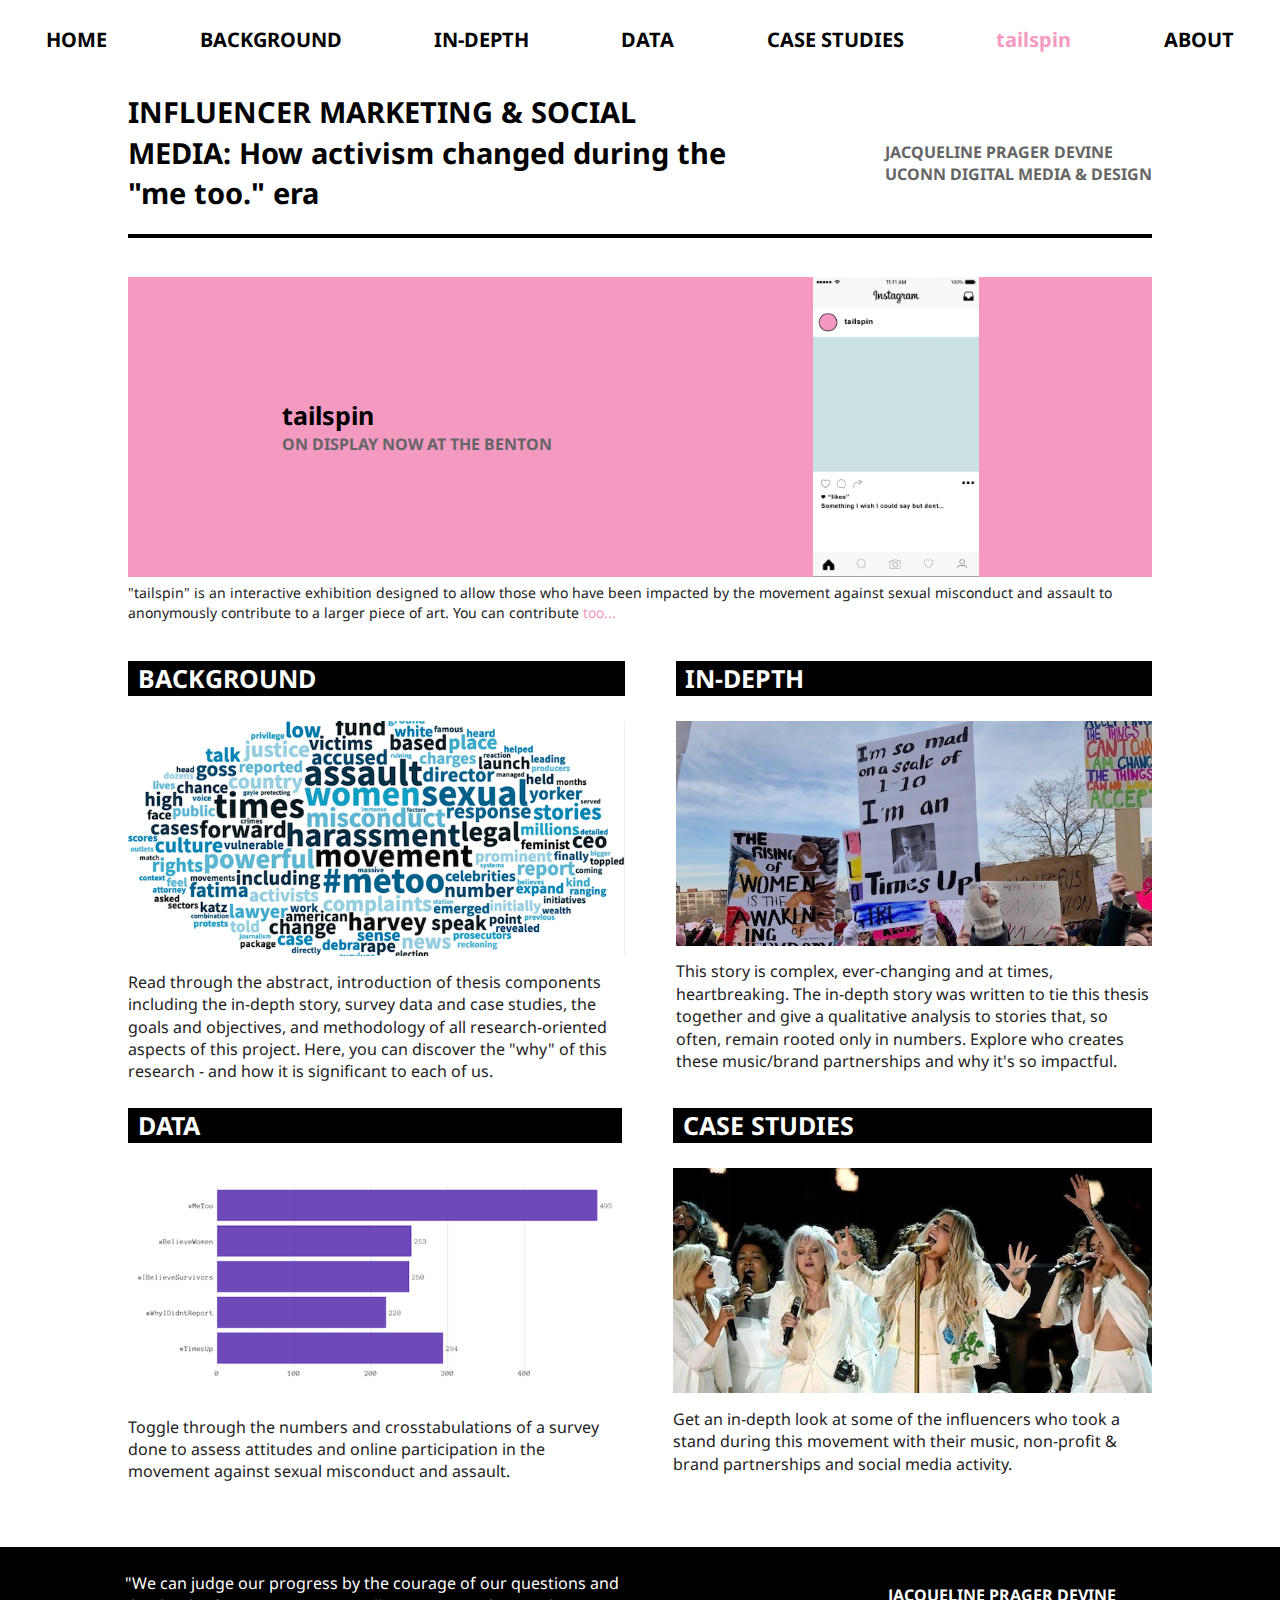
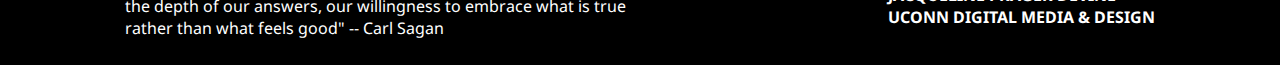
<file: index.html>
<!doctype html>
<html class="no-js" lang="en">
    <head>
        <meta charset="utf-8">
        <meta http-equiv="x-ua-compatible" content="ie=edge">
        <title></title>
        <meta name="description" content="">
        <meta name="viewport" content="width=device-width, initial-scale=1">
        <link rel="manifest" href="site.webmanifest">
        <link rel="apple-touch-icon" href="icon.png">
        <!-- Place favicon.ico in the root directory -->

        <link rel="stylesheet" href="css/normalize.css">
        <link rel="stylesheet" href="css/main.css">

<link href="https://fonts.googleapis.com/css?family=Cormorant+Garamond:600|Noto+Sans" rel="stylesheet">

    </head>
    <body>
        <!--[if lte IE 9]>
            <p class="browserupgrade">You are using an <strong>outdated</strong> browser. Please <a href="https://browsehappy.com/">upgrade your browser</a> to improve your experience and security.</p>
        <![endif]-->

<nav>
    <ul>
        <li><a href="index.html">HOME</a></li>
        <li><a href="background.html">BACKGROUND</a></li>
        <li><a href="in-depth.html">IN-DEPTH</a></li>
        <li><a href="data.html">DATA</a></li>
        <li><a href="case-studies.html">CASE STUDIES</a></li>
        <li><a href="tailspin.html"><span class="nav-ts">tailspin</span></a></li>
        <li><a href="about.html">ABOUT</a></li>
    </ul>
</nav>

<div class="header">
<header class="home-header">INFLUENCER MARKETING &amp SOCIAL MEDIA: How activism changed during the "me too." era</header>

<div class="right">
    <p>JACQUELINE PRAGER DEVINE</p>
    <p>UCONN DIGITAL MEDIA &amp DESIGN</p>
</div>
</div>

<a href="tailspin.html" style="text-decoration: none;"><div id="tailspin-ad">
    <div class="tailspin-ad-left">
        <h3>tailspin</h3>
        <h4>ON DISPLAY NOW AT THE BENTON</h4>
    </div>
    <img src="img/instagram.png">
</div></a>

<p id="home-caption">"tailspin" is an interactive exhibition designed to allow those who have been impacted by the movement against sexual misconduct and assault to anonymously contribute to a larger piece of art. You can contribute <span class="nav-ts">too...</span></p>

<div id="container">
<div class="top-2">
<div class="preview-box-left">
    <h3>BACKGROUND</h3>
    <div class="preview-box-inner">
        <a href="background.html"><img src="img/home-background-img.png"></a>
        <p>Read through the abstract, introduction of thesis components including the in-depth story, survey data and case studies, the goals and objectives, and methodology of all research-oriented aspects of this project. Here, you can discover the "why" of this research - and how it is significant to each of us.</p>
    </div>
</div>


<div class="preview-box">
    <h3>IN-DEPTH</h3>
    <div class="preview-box-inner">
        <a href="in-depth.html"><img src="img/home-in-depth-img.jpg"></a>
        <p>This story is complex, ever-changing and at times, heartbreaking. The in-depth story was written to tie this thesis together and give a qualitative analysis to stories that, so often, remain rooted only in numbers. Explore who creates these music/brand partnerships and why it's so impactful.</p>
    </div>
</div>
</div>

<div class="bottom-2">
<div class="preview-box-left">
    <h3>DATA</h3>
    <div class="preview-box-inner">
        <a href="data.html"><img src="img/home-data-img.png"></a>
        <p>Toggle through the numbers and crosstabulations of a survey done to assess attitudes and online participation in the movement against sexual misconduct and assault. </p>
    </div>
</div>

<div class="preview-box">
    <h3>CASE STUDIES</h3>
    <div class="preview-box-inner">
        <a href="case-studies.html"><img src="img/home-cs-img.jpg"></a>
        <p>Get an in-depth look at some of the influencers who took a stand during this movement with their music, non-profit &amp brand partnerships and social media activity. </p>
    </div>
</div>
</div>
</div>


<footer>
    <p class="left-footer">"We can judge our progress by the courage of our questions and the depth of our answers, our willingness to embrace what is true rather than what feels good" -- Carl Sagan</p>
    <div class="right-footer">
        <p>JACQUELINE PRAGER DEVINE</p>
        <p>UCONN DIGITAL MEDIA &amp DESIGN</p>
    </div>
</footer>


        <script src="js/vendor/modernizr-3.5.0.min.js"></script>
        <script src="https://code.jquery.com/jquery-3.2.1.min.js" integrity="sha256-hwg4gsxgFZhOsEEamdOYGBf13FyQuiTwlAQgxVSNgt4=" crossorigin="anonymous"></script>
        <script>window.jQuery || document.write('<script src="js/vendor/jquery-3.2.1.min.js"><\/script>')</script>
        <script src="js/plugins.js"></script>
        <script src="js/main.js"></script>

        <!-- Google Analytics: change UA-XXXXX-Y to be your site's ID. -->
        <script>
            window.ga=function(){ga.q.push(arguments)};ga.q=[];ga.l=+new Date;
            ga('create','UA-XXXXX-Y','auto');ga('send','pageview')
        </script>
        <script src="https://www.google-analytics.com/analytics.js" async defer></script>
    </body>
</html>
</file>
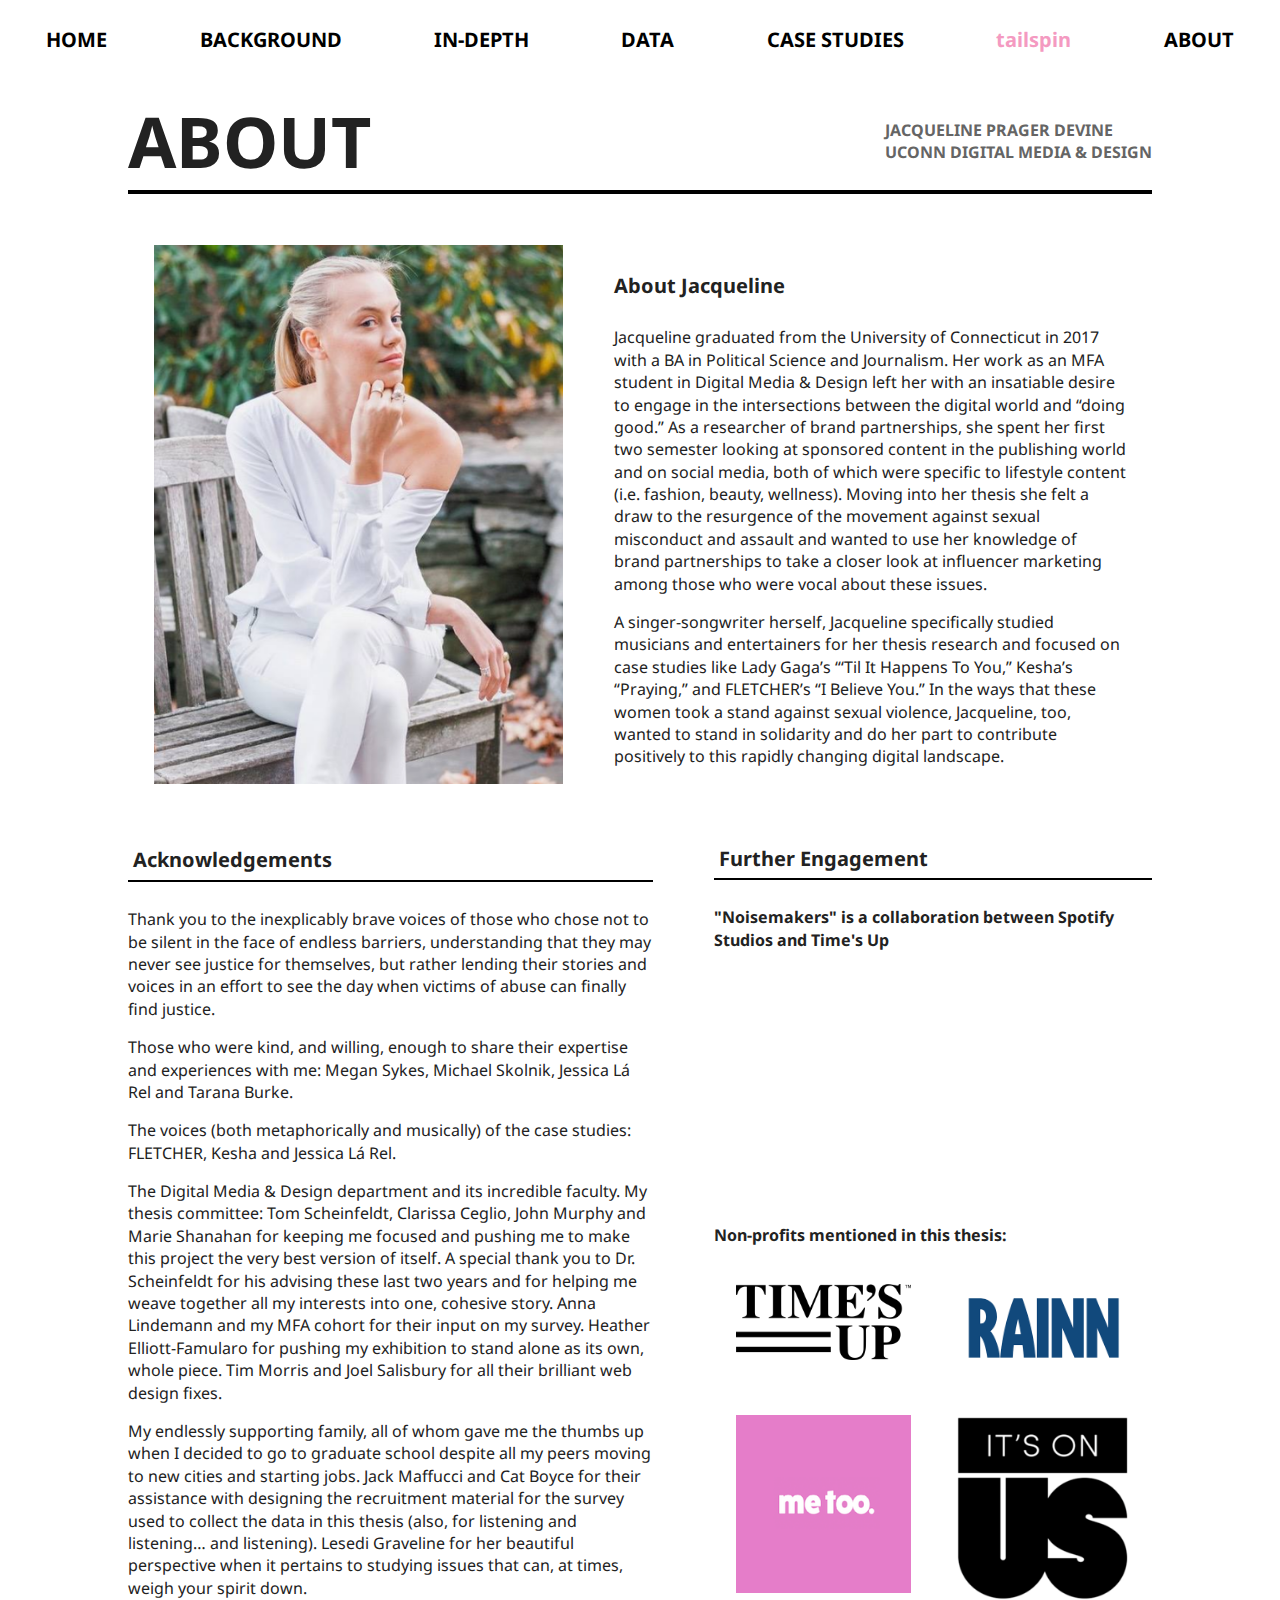
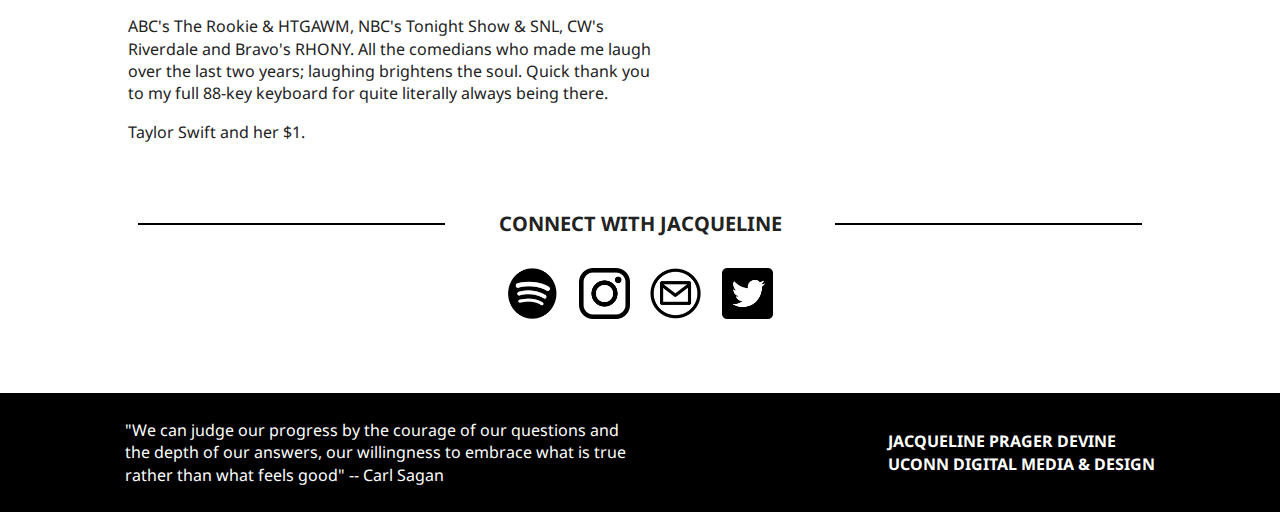
<file: about.html>
<!doctype html>
<html class="no-js" lang="en">
    <head>
        <meta charset="utf-8">
        <meta http-equiv="x-ua-compatible" content="ie=edge">
        <title></title>
        <meta name="description" content="">
        <meta name="viewport" content="width=device-width, initial-scale=1">
        <link rel="manifest" href="site.webmanifest">
        <link rel="apple-touch-icon" href="icon.png">
        <!-- Place favicon.ico in the root directory -->

        <link rel="stylesheet" href="css/normalize.css">
        <link rel="stylesheet" href="css/main.css">

<link href="https://fonts.googleapis.com/css?family=Cormorant+Garamond:600|Noto+Sans" rel="stylesheet">



<link href="https://fonts.googleapis.com/css?family=EB+Garamond|UnifrakturMaguntia" rel="stylesheet">


    </head>
    <body>
        <!--[if lte IE 9]>
            <p class="browserupgrade">You are using an <strong>outdated</strong> browser. Please <a href="https://browsehappy.com/">upgrade your browser</a> to improve your experience and security.</p>
        <![endif]-->

<nav>
    <ul>
        <li><a href="index.html">HOME</a></li>
        <li><a href="background.html">BACKGROUND</a></li>
        <li><a href="in-depth.html">IN-DEPTH</a></li>
        <li><a href="data.html">DATA</a></li>
        <li><a href="case-studies.html">CASE STUDIES</a></li>
        <li><a href="tailspin.html"><span class="nav-ts">tailspin</span></a></li>
        <li><a href="about.html">ABOUT</a></li>
    </ul>
</nav>

<div class="header">
<header class="left">ABOUT</header>

<div class="right">
    <p>JACQUELINE PRAGER DEVINE</p>
    <p>UCONN DIGITAL MEDIA &amp DESIGN</p>
</div>
</div>

<div id="container-about">

<div id="about-top">
<img src="img/me.png">
<div id="about-right">
<h4>About Jacqueline</h4>
<p>Jacqueline graduated from the University of Connecticut in 2017 with a BA in Political Science and Journalism. Her work as an MFA student in Digital Media &amp Design left her with an insatiable desire to engage in the intersections between the digital world and “doing good.” As a researcher of brand partnerships, she spent her first two semester looking at sponsored content in the publishing world and on social media, both of which were specific to lifestyle content (i.e. fashion, beauty, wellness). Moving into her thesis she felt a draw to the resurgence of the movement against sexual misconduct and assault and wanted to use her knowledge of brand partnerships to take a closer look at influencer marketing among those who were vocal about these issues.</p>

<p>A singer-songwriter herself, Jacqueline specifically studied musicians and entertainers for her thesis research and focused on case studies like Lady Gaga’s “‘Til It Happens To You,” Kesha’s “Praying,” and FLETCHER’s “I Believe You.” In the ways that these women took a stand against sexual violence, Jacqueline, too, wanted to stand in solidarity and do her part to contribute positively to this rapidly changing digital landscape.</p>

</div>
</div>

<div id="about-bottom">
<div id="acknowledgements">
    <h4>Acknowledgements</h4>
    <p>Thank you to the inexplicably brave voices of those who chose not to be silent in the face of endless barriers, understanding that they may never see justice for themselves, but rather lending their stories and voices in an effort to see the day when victims of abuse can finally find justice.</p>

    <p>Those who were kind, and willing, enough to share their expertise and experiences with me: Megan Sykes, Michael Skolnik, Jessica Lá Rel and Tarana Burke.</p>

    <p>The voices (both metaphorically and musically) of the case studies: FLETCHER, Kesha and Jessica Lá Rel.</p>

    <p>The Digital Media & Design department and its incredible faculty. My thesis committee: Tom Scheinfeldt, Clarissa Ceglio, John Murphy and Marie Shanahan for keeping me focused and pushing me to make this project the very best version of itself. A special thank you to Dr. Scheinfeldt for his advising these last two years and for helping me weave together all my interests into one, cohesive story. Anna Lindemann and my MFA cohort for their input on my survey. Heather Elliott-Famularo for pushing my exhibition to stand alone as its own, whole piece. Tim Morris and Joel Salisbury for all their brilliant web design fixes.</p>

    <p>My endlessly supporting family, all of whom gave me the thumbs up when I decided to go to graduate school despite all my peers moving to new cities and starting jobs. Jack Maffucci and Cat Boyce for their assistance with designing the recruitment material for the survey used to collect the data in this thesis (also, for listening and listening… and listening). Lesedi Graveline for her beautiful perspective when it pertains to studying issues that can, at times, weigh your spirit down.</p>

    <p>ABC's The Rookie &amp HTGAWM, NBC's Tonight Show &amp SNL, CW's Riverdale and Bravo's RHONY. All the comedians who made me laugh over the last two years; laughing brightens the soul. Quick thank you to my full 88-key keyboard for quite literally always being there.</p>

    <p>Taylor Swift and her $1.</p>

</div>

<div id="references">
    <h4>Further Engagement</h4>
    <p><strong>"Noisemakers" is a collaboration between Spotify Studios and Time's Up</strong></p>
    <iframe src="https://open.spotify.com/embed-podcast/show/4XugV75dsRAbXvNhRDX1TE" width="100%" height="232" frameborder="0" allowtransparency="true" allow="encrypted-media"></iframe>

<p style="padding-top: 2%;"><strong>Non-profits mentioned in this thesis:</strong></p>

<div id="nonprofits">
    <a href="https://www.timesupnow.com/" target="_blank"><img src="img/times-up-logo-cropped.png"></a>
    <a href="https://www.rainn.org/" target="_blank"><img src="img/rainn.png"></a>
</div>
<div id="nonprofits">
    <a href="https://metoomvmt.org/" target="_blank"><img src="img/metoo.png"></a>
    <a href="https://www.itsonus.org/" target="_blank"><img src="img/itsonus.png"></a>
</div>

</div>
</div>

<div id="connect">
<div id="line"></div>
<h3>CONNECT WITH JACQUELINE</h3>
<div id="line"></div>
</div>

<div id="social-icons">
    <img src="img/spotify.png">
    <img src="img/instagram-logo.png">
    <img src="img/email.png">
    <img src="img/twitter-logo.png">
</div>

</div>

<footer>
    <p class="left-footer">"We can judge our progress by the courage of our questions and the depth of our answers, our willingness to embrace what is true rather than what feels good" -- Carl Sagan</p>
    <div class="right-footer">
        <p>JACQUELINE PRAGER DEVINE</p>
        <p>UCONN DIGITAL MEDIA &amp DESIGN</p>
    </div>
</footer>


        <script src="js/vendor/modernizr-3.5.0.min.js"></script>
        <script src="https://code.jquery.com/jquery-3.2.1.min.js" integrity="sha256-hwg4gsxgFZhOsEEamdOYGBf13FyQuiTwlAQgxVSNgt4=" crossorigin="anonymous"></script>
        <script>window.jQuery || document.write('<script src="js/vendor/jquery-3.2.1.min.js"><\/script>')</script>
        <script src="js/plugins.js"></script>
        <script src="js/main.js"></script>

        <!-- Google Analytics: change UA-XXXXX-Y to be your site's ID. -->
        <script>
            window.ga=function(){ga.q.push(arguments)};ga.q=[];ga.l=+new Date;
            ga('create','UA-XXXXX-Y','auto');ga('send','pageview')
        </script>
        <script src="https://www.google-analytics.com/analytics.js" async defer></script>
    </body>
</html>
</file>
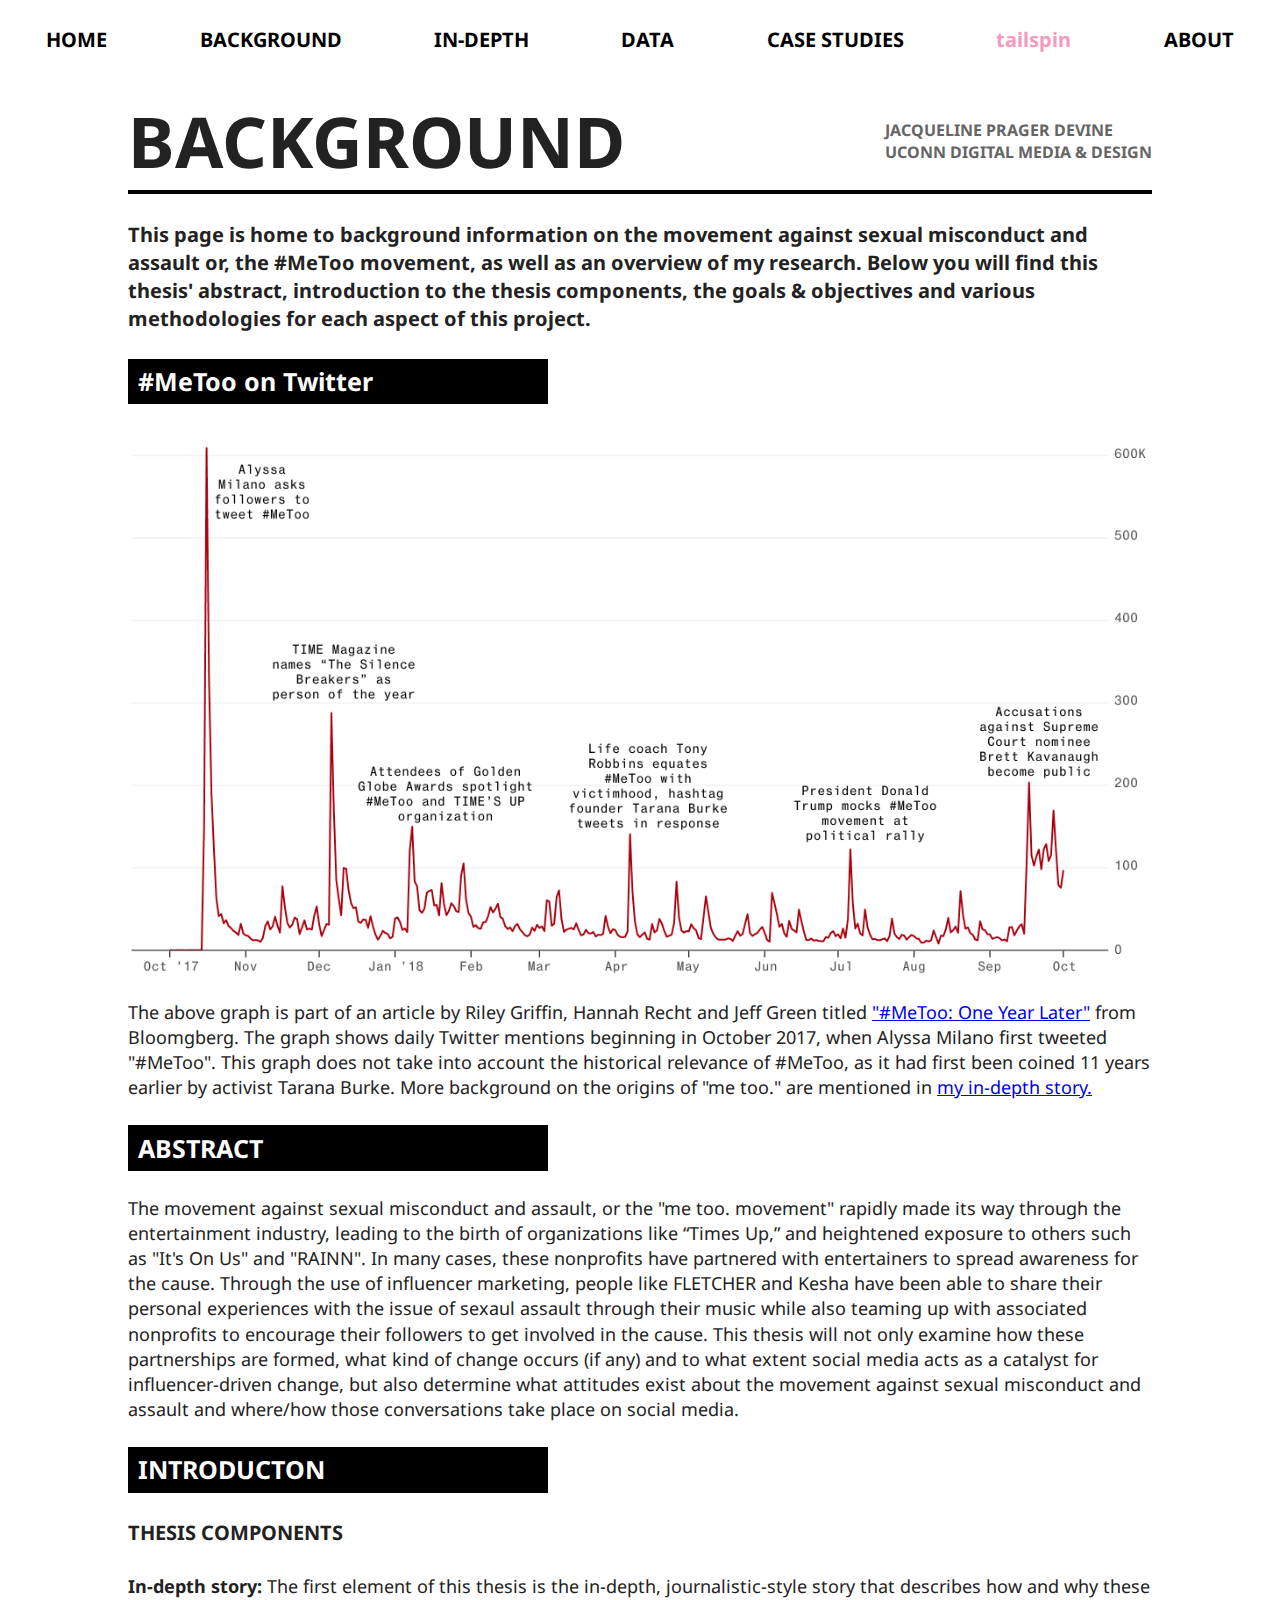
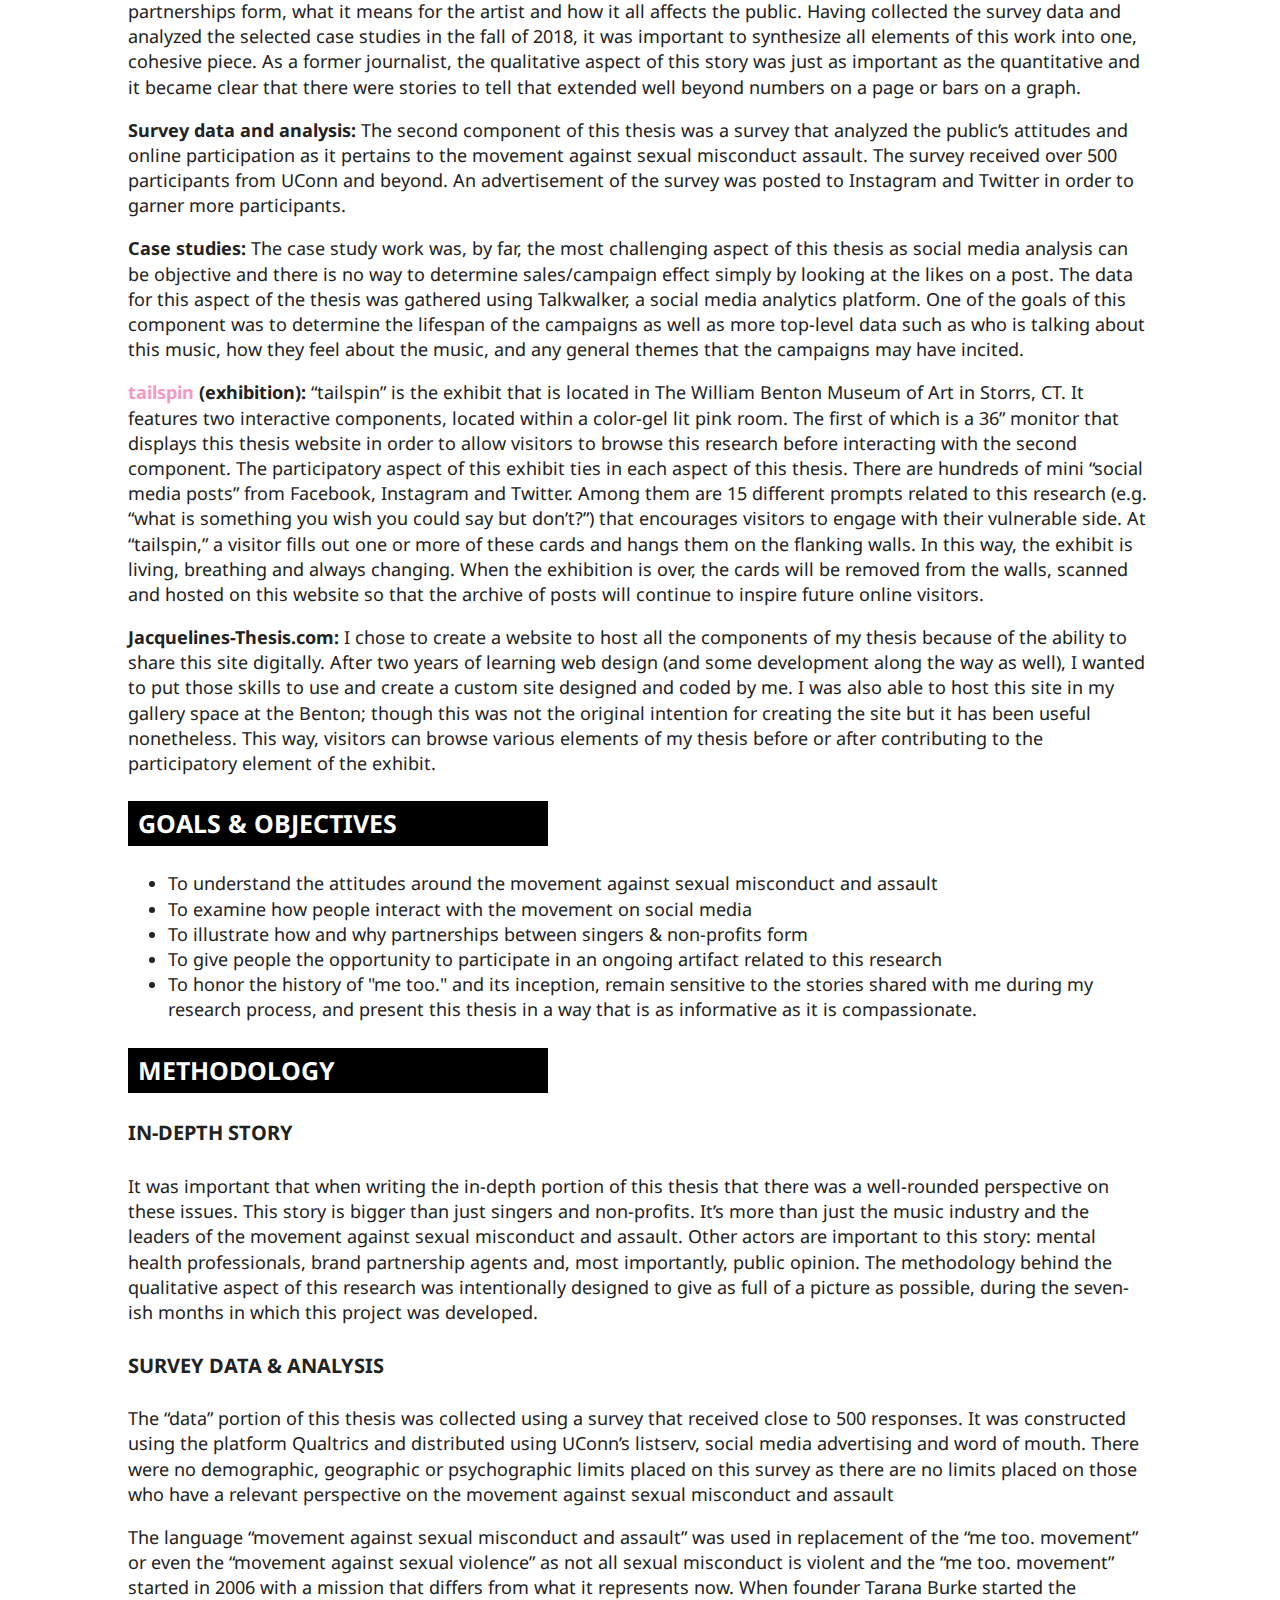
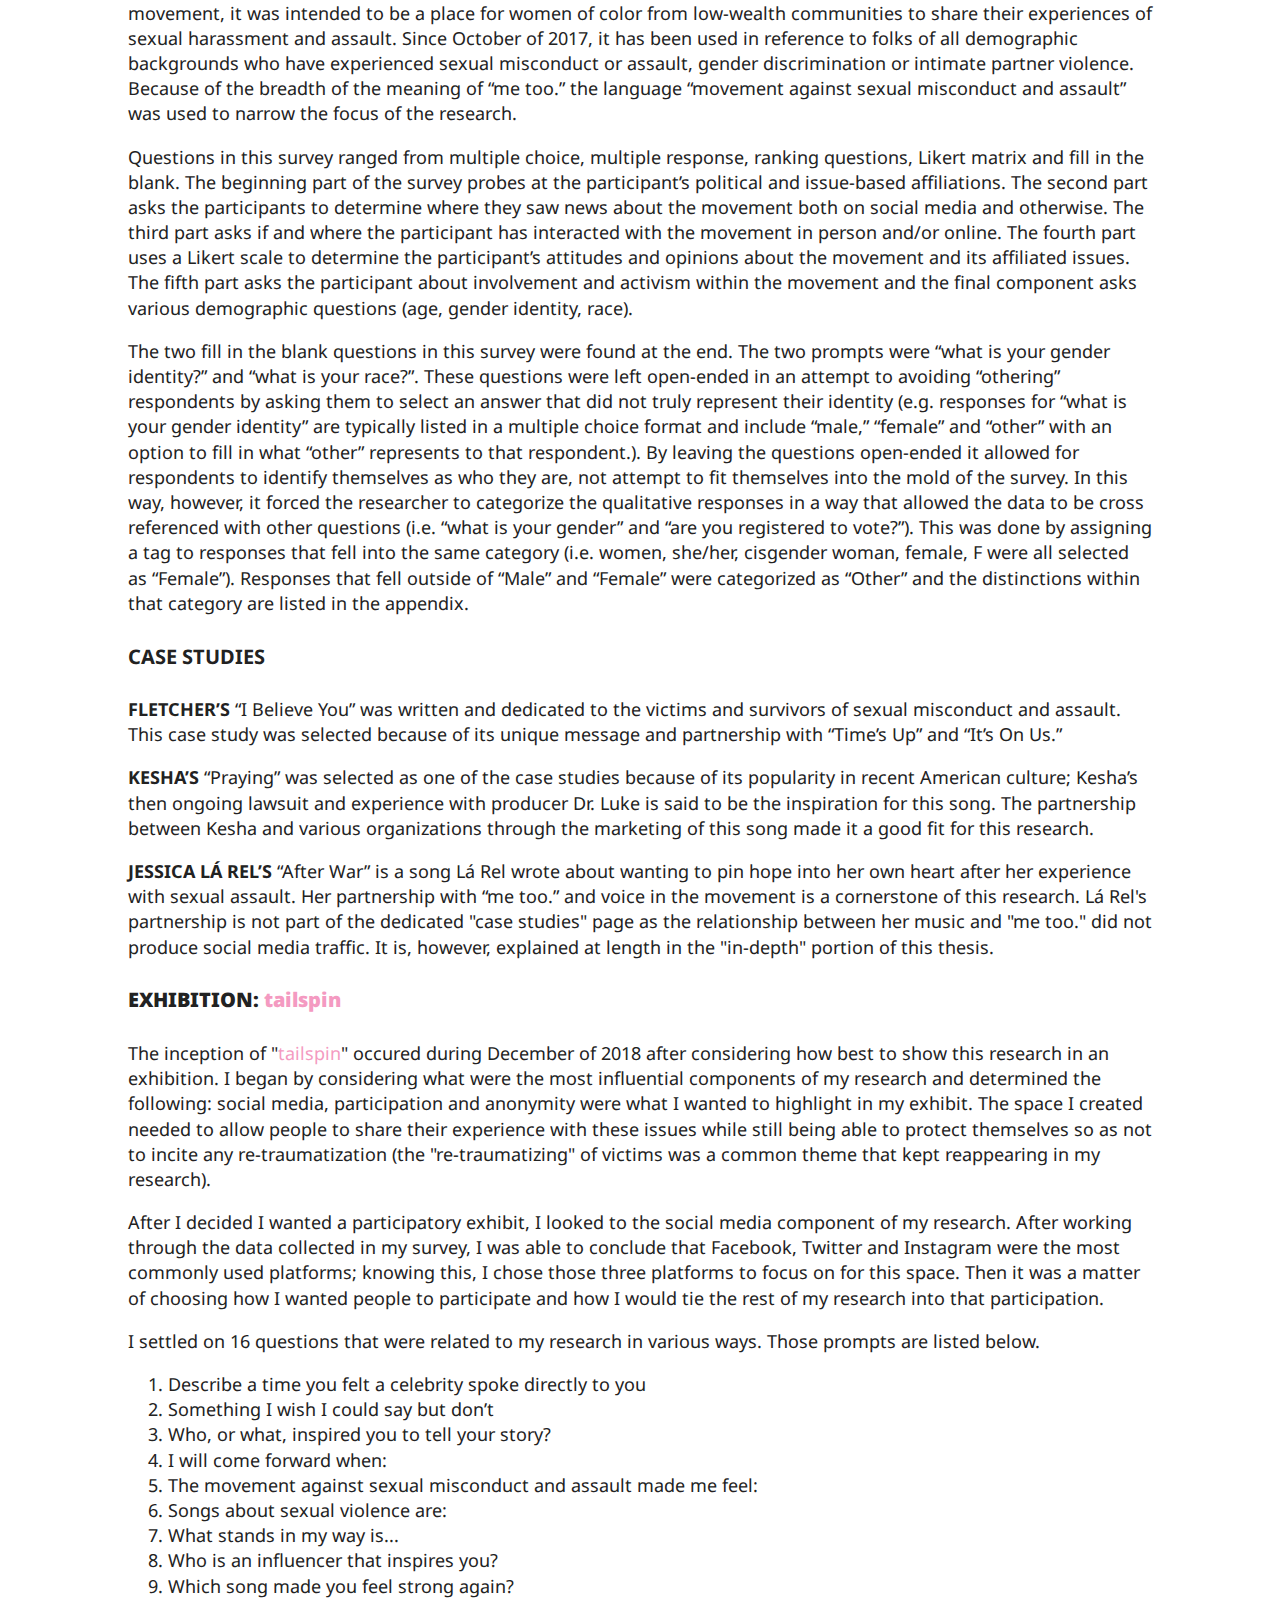
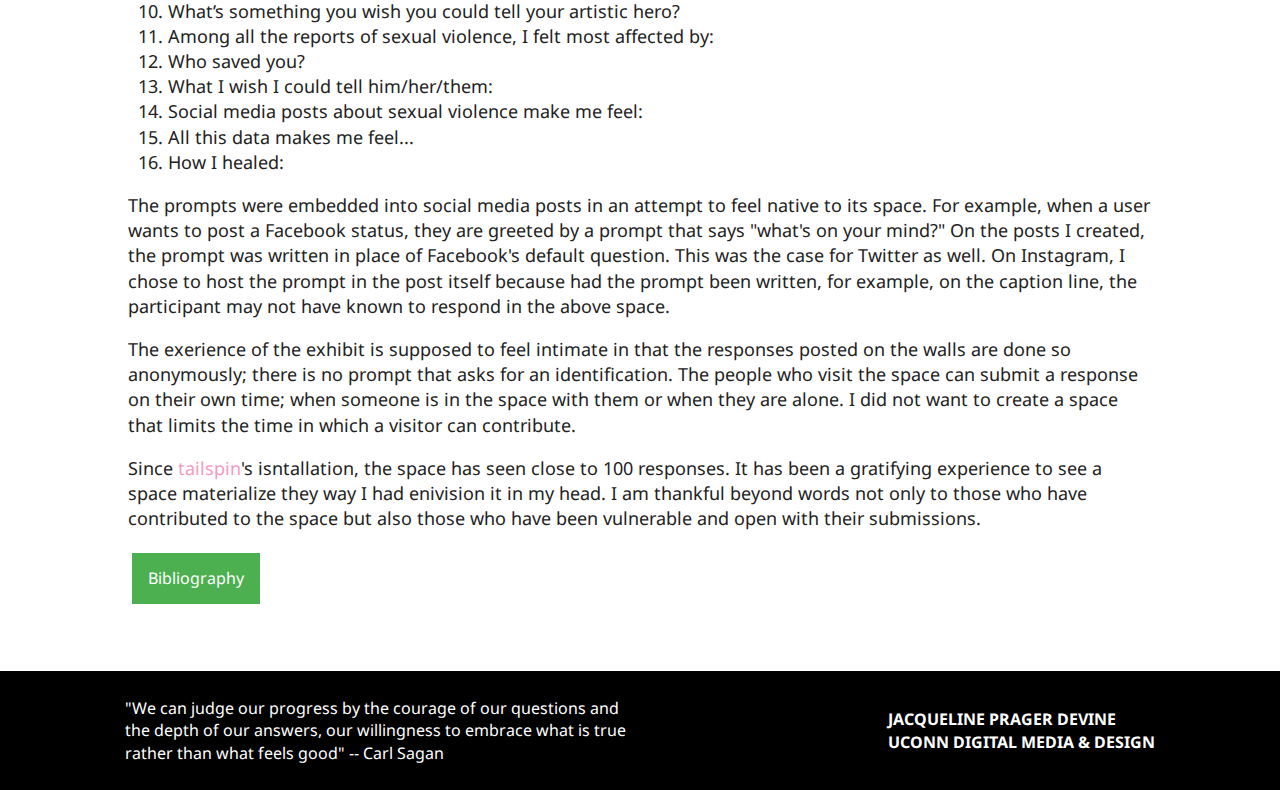
<file: background.html>
<!doctype html>
<html class="no-js" lang="en">
    <head>
        <meta charset="utf-8">
        <meta http-equiv="x-ua-compatible" content="ie=edge">
        <title></title>
        <meta name="description" content="">
        <meta name="viewport" content="width=device-width, initial-scale=1">
        <link rel="manifest" href="site.webmanifest">
        <link rel="apple-touch-icon" href="icon.png">
        <!-- Place favicon.ico in the root directory -->

        <link rel="stylesheet" href="css/normalize.css">
        <link rel="stylesheet" href="css/main.css">

<link href="https://fonts.googleapis.com/css?family=Cormorant+Garamond:600|Noto+Sans" rel="stylesheet">

    </head>
    <body>
        <!--[if lte IE 9]>
            <p class="browserupgrade">You are using an <strong>outdated</strong> browser. Please <a href="https://browsehappy.com/">upgrade your browser</a> to improve your experience and security.</p>
        <![endif]-->

<nav class="nav">
    <ul>
        <li><a href="index.html">HOME</a></li>
        <li><a href="background.html">BACKGROUND</a></li>
        <li><a href="in-depth.html">IN-DEPTH</a></li>
        <li><a href="data.html">DATA</a></li>
        <li><a href="case-studies.html">CASE STUDIES</a></li>
        <li><a href="tailspin.html"><span class="nav-ts">tailspin</span></a></li>
        <li><a href="about.html">ABOUT</a></li>
    </ul>
</nav>

<div class="header">
<header class="left">BACKGROUND</header>

<div class="right">
    <p>JACQUELINE PRAGER DEVINE</p>
    <p>UCONN DIGITAL MEDIA &amp DESIGN</p>
</div>
</div>


<div id="container-background">

<h4>This page is home to background information on the movement against sexual misconduct and assault or, the #MeToo movement, as well as an overview of my research. Below you will find this thesis' abstract, introduction to the thesis components, the goals &amp objectives and various methodologies for each aspect of this project. </h4>

<h3>#MeToo on Twitter</h3>

<img src="img/me-too-graph.png" style="width: 100%;">

<p>The above graph is part of an article by Riley Griffin, Hannah Recht and Jeff Green titled <a href="https://www.bloomberg.com/graphics/2018-me-too-anniversary/" target="_blank">"#MeToo: One Year Later"</a> from Bloomgberg. The graph shows daily Twitter mentions beginning in October 2017, when Alyssa Milano first tweeted "#MeToo". This graph does not take into account the historical relevance of #MeToo, as it had first been coined 11 years earlier by activist Tarana Burke. More background on the origins of "me too." are mentioned in <a href="in-depth.html">my in-depth story.</a></p>

<h3>ABSTRACT</h3>
<p>The movement against sexual misconduct and assault, or the "me too. movement" rapidly made its way through the entertainment industry, leading to the birth of organizations like “Times Up,” and heightened exposure to others such as "It's On Us" and "RAINN". In many cases, these nonprofits have partnered with entertainers to spread awareness for the cause. Through the use of influencer marketing, people like FLETCHER and Kesha have been able to share their personal experiences with the issue of sexaul assault through their music while also teaming up with associated nonprofits to encourage their followers to get involved in the cause. This thesis will not only examine how these partnerships are formed, what kind of change occurs (if any) and to what extent social media acts as a catalyst for influencer-driven change, but also determine what attitudes exist about the movement against sexual misconduct and assault and where/how those conversations take place on social media.</p>

<!--
<p>The interactive map below was created on February 15, 2018 by Sarah Johnson for Bill Track 50 and a full report on its findings <a href="https://www.billtrack50.com/blog/social-issues/civil-rights/metoo-times-up-and-the-legislation-behind-the-movement/">can be found here.</a></p>
<p><script src="https://www.billtrack50.com/Scripts/bt50.widget.map.min.js" type="text/javascript"></script><br />
<script type="text/javascript">
  BT50.Map({
    apiKey:  '63fd3d93-7a7e-47f3-8a4a-a6b567fdd9a9',
    billSheet:  '1437f555-434f-48fe-9d7e-76699c7ff2ca',
    template:  '68cc0546-19e7-4859-a4ee-319ba6b83c19',
    controlID:  'BT50MapWidget',
    fontFamily:  'Verdana, Arial, Helvetica, sans-serif',
    fontSize:  '13',
    linkColor:  '#f877e3',
    minMapColor:  '#f9e7f4',
    maxMapColor:  '#cb18c3',
    width:  '100%'
  });
</script></p>
<div id="BT50MapWidget"></div>-->


<h3>INTRODUCTON</h3>
<h4>THESIS COMPONENTS</h4>
<p><strong>In-depth story:</strong> The first element of this thesis is the in-depth, journalistic-style story that describes how and why these partnerships form, what it means for the artist and how it all affects the public. Having collected the survey data and analyzed the selected case studies in the fall of 2018, it was important to synthesize all elements of this work into one, cohesive piece. As a former journalist, the qualitative aspect of this story was just as important as the quantitative and it became clear that there were stories to tell that extended well beyond numbers on a page or bars on a graph.</p>
<p><strong>Survey data and analysis:</strong> The second component of this thesis was a survey that analyzed the public’s attitudes and online participation as it pertains to the movement against sexual misconduct assault. The survey received over 500 participants from UConn and beyond. An advertisement of the survey was posted to Instagram and Twitter in order to garner more participants.</p>
<p><strong>Case studies:</strong> The case study work was, by far, the most challenging aspect of this thesis as social media analysis can be objective and there is no way to determine sales/campaign effect simply by looking at the likes on a post. The data for this aspect of the thesis was gathered using Talkwalker, a social media analytics platform. One of the goals of this component was to determine the lifespan of the campaigns as well as more top-level data such as who is talking about this music, how they feel about the music, and any general themes that the campaigns may have incited.</p>
<p><span class="nav-ts"><strong>tailspin</span> (exhibition):</strong> “tailspin” is the exhibit that is located in The William Benton Museum of Art in Storrs, CT. It features two interactive components, located within a color-gel lit pink room. The first of which is a 36” monitor that displays this thesis website in order to allow visitors to browse this research before interacting with the second component. The participatory aspect of this exhibit ties in each aspect of this thesis. There are hundreds of mini “social media posts” from Facebook, Instagram and Twitter. Among them are 15 different prompts related to this research (e.g. “what is something you wish you could say but don’t?”) that encourages visitors to engage with their vulnerable side. At “tailspin,” a visitor fills out one or more of these cards and hangs them on the flanking walls. In this way, the exhibit is living, breathing and always changing. When the exhibition is over, the cards will be removed from the walls, scanned and hosted on this website so that the archive of posts will continue to inspire future online visitors.</p>
<p><strong>Jacquelines-Thesis.com:</strong> I chose to create a website to host all the components of my thesis because of the ability to share this site digitally. After two years of learning web design (and some development along the way as well), I wanted to put those skills to use and create a custom site designed and coded by me. I was also able to host this site in my gallery space at the Benton; though this was not the original intention for creating the site but it has been useful nonetheless. This way, visitors can browse various elements of my thesis before or after contributing to the participatory element of the exhibit. </p>


<h3>GOALS &AMP OBJECTIVES</h3>

<ul>
<li> To understand the attitudes around the movement against sexual misconduct and assault</li> 
<li> To examine how people interact with the movement on social media</li> 
<li> To illustrate how and why partnerships between singers & non-profits form</li>
<li> To give people the opportunity to participate in an ongoing artifact related to this research</li>
<li>To honor the history of "me too." and its inception, remain sensitive to the stories shared with me during my research process, and present this thesis in a way that is as informative as it is compassionate.</li>
</ul>

<h3>METHODOLOGY</h3>

<h4>IN-DEPTH STORY</h4>
<p>It was important that when writing the in-depth portion of this thesis that there was a well-rounded perspective on these issues. This story is bigger than just singers and non-profits. It’s more than just the music industry and the leaders of the movement against sexual misconduct and assault. Other actors are important to this story: mental health professionals, brand partnership agents and, most importantly, public opinion. The methodology behind the qualitative aspect of this research was intentionally designed to give as full of a picture as possible, during the seven-ish months in which this project was developed.</p>

<h4>SURVEY DATA &AMP ANALYSIS</h4>

<p>The “data” portion of this thesis was collected using a survey that received close to 500 responses. It was constructed using the platform Qualtrics and distributed using UConn’s listserv, social media advertising and word of mouth. There were no demographic, geographic or psychographic limits placed on this survey as there are no limits placed on those who have a relevant perspective on the movement against sexual misconduct and assault</p>
<p>The language “movement against sexual misconduct and assault” was used in replacement of the “me too. movement” or even the “movement against sexual violence” as not all sexual misconduct is violent and the “me too. movement” started in 2006 with a mission that differs from what it represents now. When founder Tarana Burke started the movement, it was intended to be a place for women of color from low-wealth communities to share their experiences of sexual harassment and assault. Since October of 2017, it has been used in reference to folks of all demographic backgrounds who have experienced sexual misconduct or assault, gender discrimination or intimate partner violence. Because of the breadth of the meaning of “me too.” the language “movement against sexual misconduct and assault” was used to narrow the focus of the research. </p>
<p>Questions in this survey ranged from multiple choice, multiple response, ranking questions, Likert matrix and fill in the blank. The beginning part of the survey probes at the participant’s political and issue-based affiliations. The second part asks the participants to determine where they saw news about the movement both on social media and otherwise. The third part asks if and where the participant has interacted with the movement in person and/or online. The fourth part uses a Likert scale to determine the participant’s attitudes and opinions about the movement and its affiliated issues. The fifth part asks the participant about involvement and activism within the movement and the final component asks various demographic questions (age, gender identity, race).</p>
<p>The two fill in the blank questions in this survey were found at the end. The two prompts were “what is your gender identity?” and “what is your race?”. These questions were left open-ended in an attempt to avoiding “othering” respondents by asking them to select an answer that did not truly represent their identity (e.g. responses for “what is your gender identity” are typically listed in a multiple choice format and include “male,” “female” and “other” with an option to fill in what “other” represents to that respondent.). By leaving the questions open-ended it allowed for respondents to identify themselves as who they are, not attempt to fit themselves into the mold of the survey. In this way, however, it forced the researcher to categorize the qualitative responses in a way that allowed the data to be cross referenced with other questions (i.e. “what is your gender” and “are you registered to vote?”). This was done by assigning a tag to responses that fell into the same category (i.e. women, she/her, cisgender woman, female, F were all selected as “Female”). Responses that fell outside of “Male” and “Female” were categorized as “Other” and the distinctions within that category are listed in the appendix.</p>

<h4>CASE STUDIES</h4>

<p><strong>FLETCHER’S</strong> “I Believe You” was written and dedicated to the victims and survivors of sexual misconduct and assault. This case study was selected because of its unique message and partnership with “Time’s Up” and “It’s On Us.”</p>
<p><strong>KESHA’S</strong> “Praying” was selected as one of the case studies because of its popularity in recent American culture; Kesha’s then ongoing lawsuit and experience with producer Dr. Luke is said to be the inspiration for this song. The partnership between Kesha and various organizations through the marketing of this song made it a good fit for this research.</p>
<p><strong>JESSICA LÁ REL’S</strong> “After War” is a song Lá Rel wrote about wanting to pin hope into her own heart after her experience with sexual assault. Her partnership with “me too.” and voice in the movement is a cornerstone of this research. Lá Rel's partnership is not part of the dedicated "case studies" page as the relationship between her music and "me too." did not produce social media traffic. It is, however, explained at length in the "in-depth" portion of this thesis.</p>


<h4><strong>EXHIBITION: <span class="pink" style=".pink: color: #f49ac1;">tailspin</strong></span></h4>

<p>The inception of "<span class="pink" style=".pink: color: #f49ac1;">tailspin</span>" occured during December of 2018 after considering how best to show this research in an exhibition. I began by considering what were the most influential components of my research and determined the following: social media, participation and anonymity were what I wanted to highlight in my exhibit. The space I created needed to allow people to share their experience with these issues while still being able to protect themselves so as not to incite any re-traumatization (the "re-traumatizing" of victims was a common theme that kept reappearing in my research).</p>

<p>After I decided I wanted a participatory exhibit, I looked to the social media component of my research. After working through the data collected in my survey, I was able to conclude that Facebook, Twitter and Instagram were the most commonly used platforms; knowing this, I chose those three platforms to focus on for this space. Then it was a matter of choosing how I wanted people to participate and how I would tie the rest of my research into that participation.</p>

<p>I settled on 16 questions that were related to my research in various ways. Those prompts are listed below.</p>

<ol>
    <li>Describe a time you felt a celebrity spoke directly to you</li>
    <li>Something I wish I could say but don’t</li>
    <li>Who, or what, inspired you to tell your story?</li>
    <li>I will come forward when:</li>
    <li>The movement against sexual misconduct and assault made me feel:</li>
    <li>Songs about sexual violence are:</li>
    <li>What stands in my way is...</li>
    <li>Who is an influencer that inspires you?</li>
    <li>Which song made you feel strong again?</li>
    <li>What’s something you wish you could tell your artistic hero?</li>
    <li>Among all the reports of sexual violence, I felt most affected by:</li>
    <li>Who saved you?</li>
    <li>What I wish I could tell him/her/them:</li>
    <li>Social media posts about sexual violence make me feel:</li>
    <li>All this data makes me feel...</li>
    <li>How I healed:</li>
</ol>

<p>The prompts were embedded into social media posts in an attempt to feel native to its space. For example, when a user wants to post a Facebook status, they are greeted by a prompt that says "what's on your mind?" On the posts I created, the prompt was written in place of Facebook's default question. This was the case for Twitter as well. On Instagram, I chose to host the prompt in the post itself because had the prompt been written, for example, on the caption line, the participant may not have known to respond in the above space.</p>

<p>The exerience of the exhibit is supposed to feel intimate in that the responses posted on the walls are done so anonymously; there is no prompt that asks for an identification. The people who visit the space can submit a response on their own time; when someone is in the space with them or when they are alone. I did not want to create a space that limits the time in which a visitor can contribute.</p>

<p>Since <span class="pink" style=".pink: color: #f49ac1;">tailspin</span>'s isntallation, the space has seen close to 100 responses. It has been a gratifying experience to see a space materialize they way I had enivision it in my head. I am thankful beyond words not only to those who have contributed to the space but also those who have been vulnerable and open with their submissions.</p>


 <div class="dropdown">
  <button class="dropbtn">Bibliography</button>
  <div class="dropdown-content">
    <a href="#"> Griffin, Riley, et al. “#MeToo: One Year Later.” Bloomberg.com, Bloomberg, 5 Oct. 2018, www.bloomberg.com/graphics/2018-me-too-anniversary/.</a>
    <a href="#">Burke, Tarana J. “The Inception.” Me Too Movement, Me Too Movement, 2018, metoomvmt.org/the-inception/.</a>
    <a href="#">CBS, and AP. “More than 12M ‘Me Too’ Facebook Posts, Comments, Reactions in 24 Hours.” CBS News, CBS Interactive, 17 Oct. 2017, www.cbsnews.com/news/metoo-more-than-12-million-facebook-posts-comments-reactions-24-hours/.</a>
    <a href="#">Crowley, Patrick. “FLETCHER Shares #MeToo-Inspired Track 'I Believe You' With Poignant Open Letter: 'I'm Listening, We All Are'.” Billboard, Billboard, 29 May 2018, www.billboard.com/articles/news/8236612/fletcher-new-song-i-believe-you-me-too-open-letter.</a>
    <a href="#">Google Trends. “Me Too Rising.” Google, Google, metoorising.withgoogle.com/.</a>
    <a href="#">Grow, Kory. “Kesha Sues Dr. Luke for Sexual Assault and Battery.” Rolling Stone, Rolling Stone, 25 June 2018, www.rollingstone.com/music/music-news/kesha-sues-producer-dr-luke-for-sexual-assault-and-battery-238171/.</a>
    <a href="#">LaMotte, Sandee. “#MeToo Sexual Assault Stories Trigger Trauma for Some.” CNN, Cable News Network, 19 Oct. 2017, www.cnn.com/2017/10/19/health/me-too-sexual-assault-stories-trigger-trauma/index.html.</a>
    <a href="#">“Open Letter From Time's Up.” The New York Times, The New York Times, 1 Jan. 2018, www.nytimes.com/interactive/2018/01/01/arts/02women-letter.html?mtrref=undefined&gwh=8128C94E364B6D4A420228587F9D1D45&gwt=pay.</a>
    <a href="#">York, Alex. “Reach vs Impressions: What's the Difference in Terms?” Sprout Social, 30 Apr. 2019, sproutsocial.com/insights/reach-vs-impressions/.</a>
  </div>
</div> 


</div>

<footer>
    <p class="left-footer">"We can judge our progress by the courage of our questions and the depth of our answers, our willingness to embrace what is true rather than what feels good" -- Carl Sagan</p>
    <div class="right-footer">
        <p>JACQUELINE PRAGER DEVINE</p>
        <p>UCONN DIGITAL MEDIA &amp DESIGN</p>
    </div>
</footer>


        <script src="js/vendor/modernizr-3.5.0.min.js"></script>
        <script src="https://code.jquery.com/jquery-3.2.1.min.js" integrity="sha256-hwg4gsxgFZhOsEEamdOYGBf13FyQuiTwlAQgxVSNgt4=" crossorigin="anonymous"></script>
        <script>window.jQuery || document.write('<script src="js/vendor/jquery-3.2.1.min.js"><\/script>')</script>
        <script src="js/plugins.js"></script>
        <script src="js/main.js"></script>

        <!-- Google Analytics: change UA-XXXXX-Y to be your site's ID. -->
        <script>
            window.ga=function(){ga.q.push(arguments)};ga.q=[];ga.l=+new Date;
            ga('create','UA-XXXXX-Y','auto');ga('send','pageview')
        </script>
        <script src="https://www.google-analytics.com/analytics.js" async defer></script>
    </body>
</html>
</file>
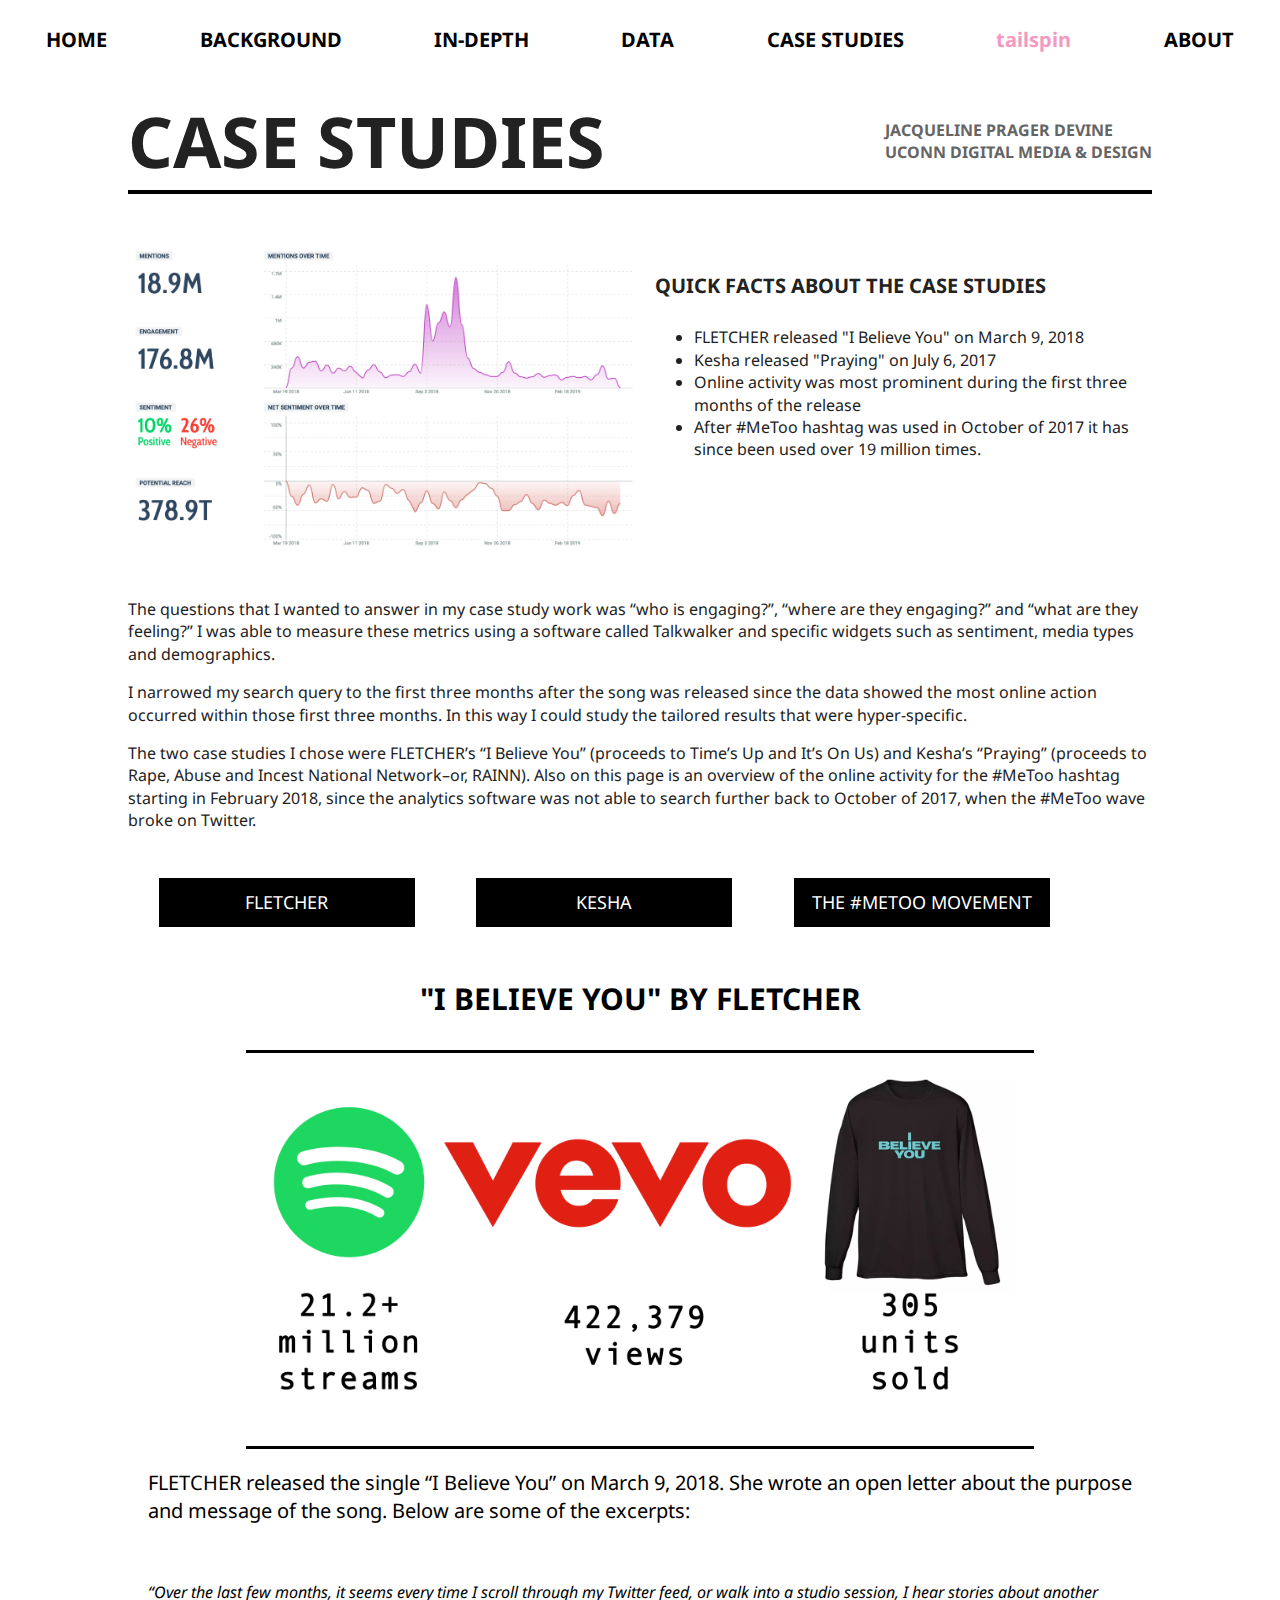
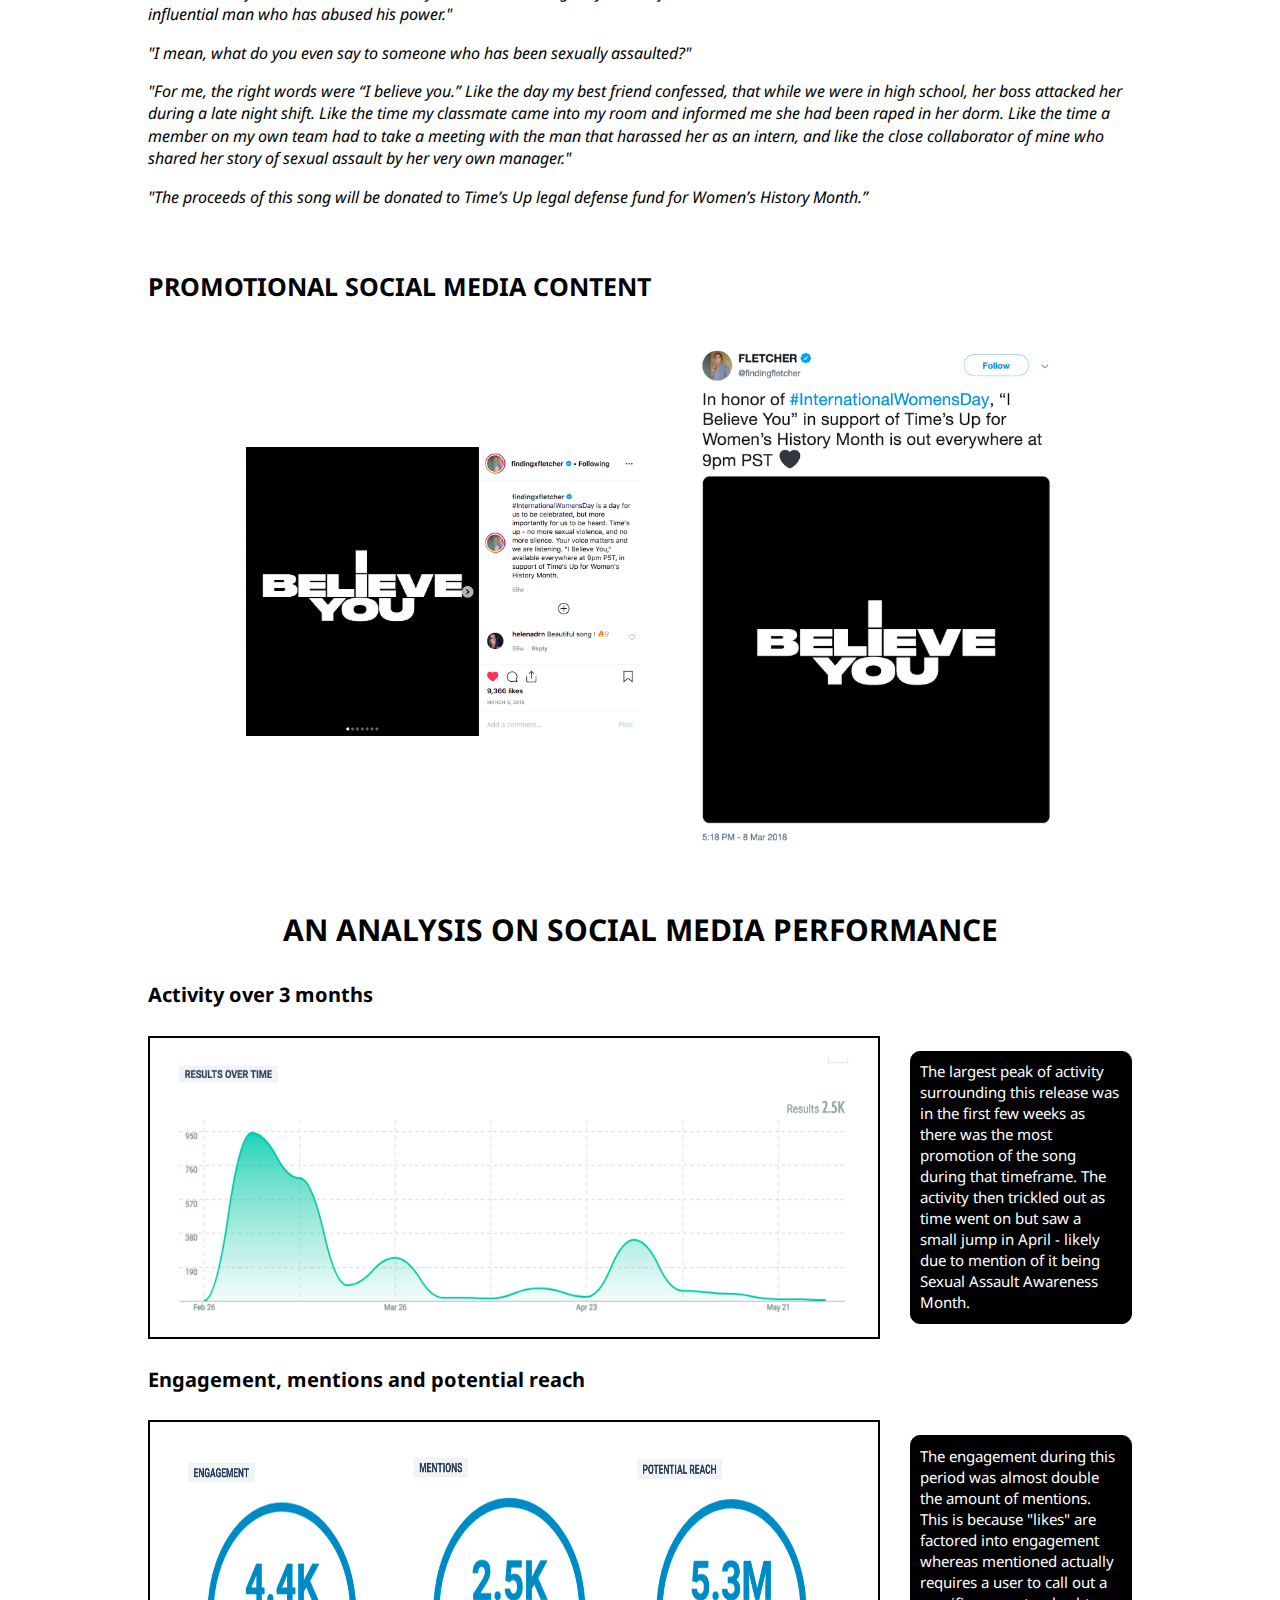
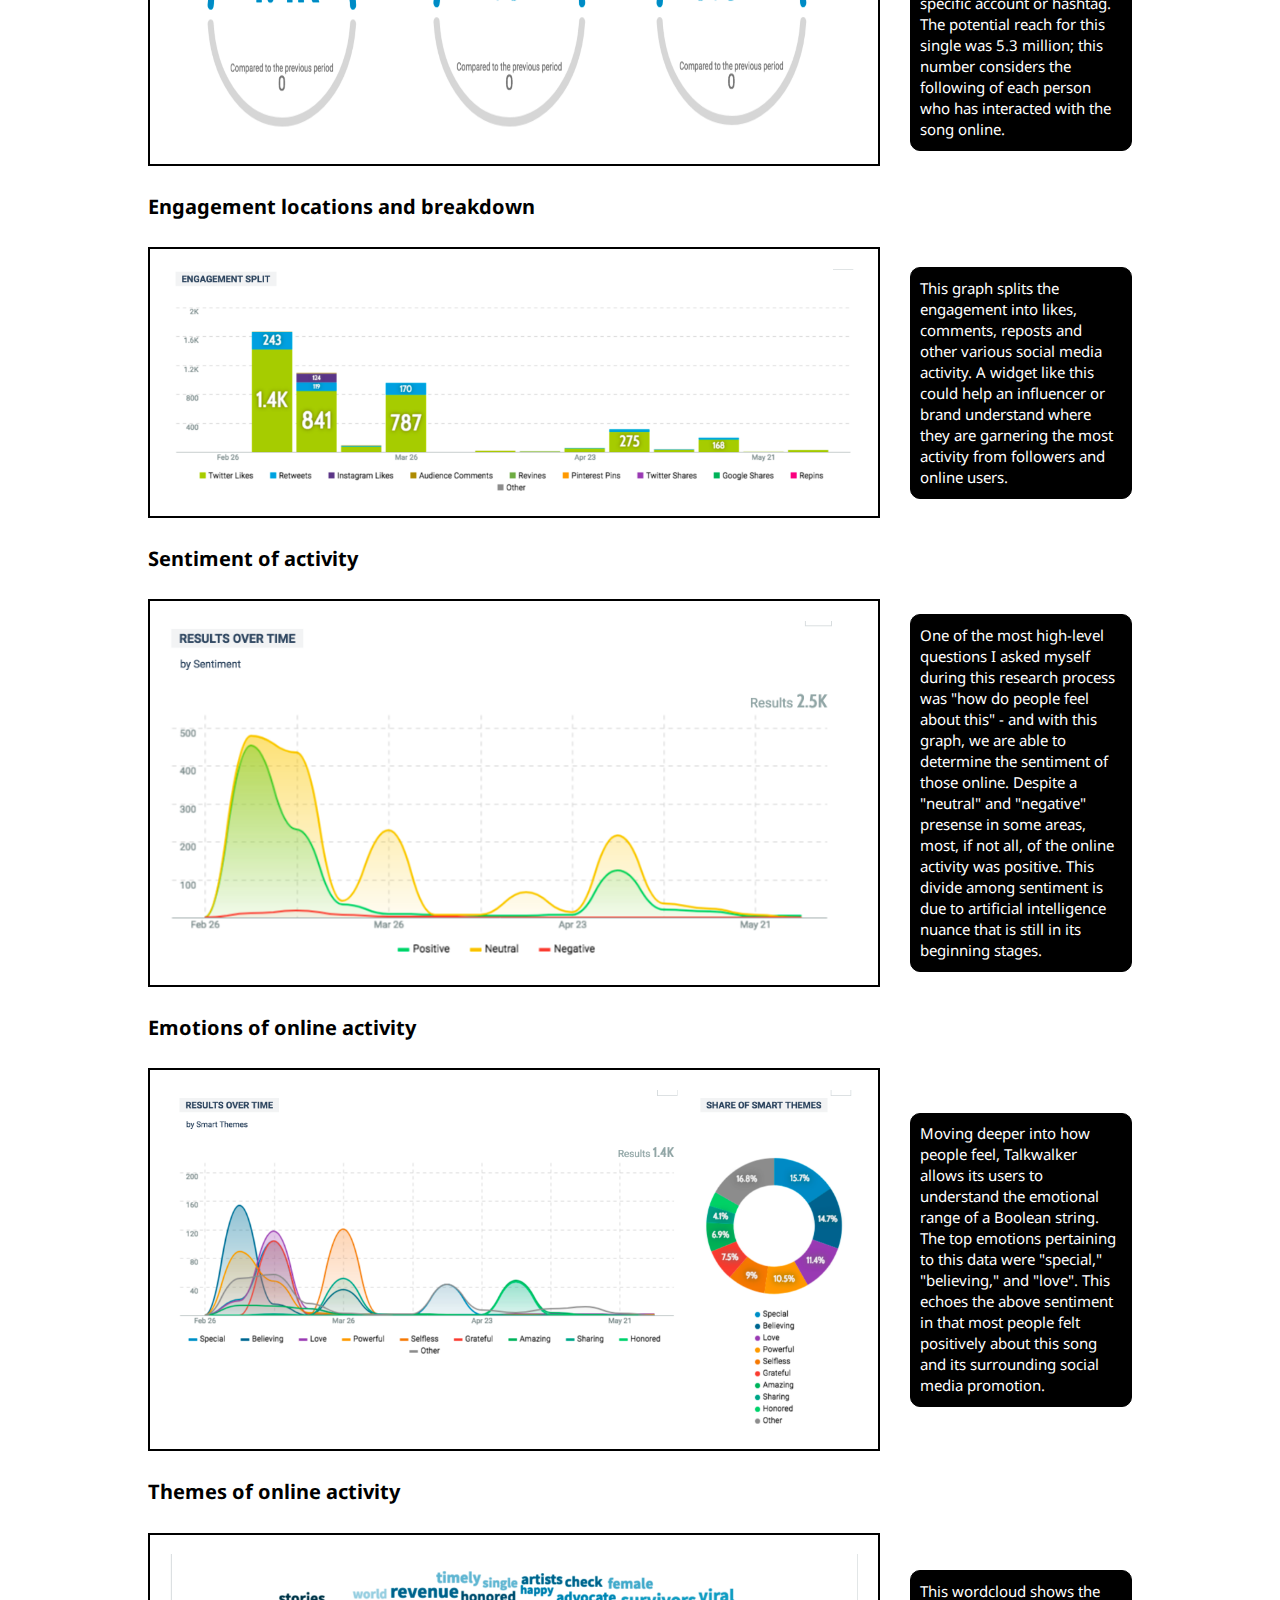
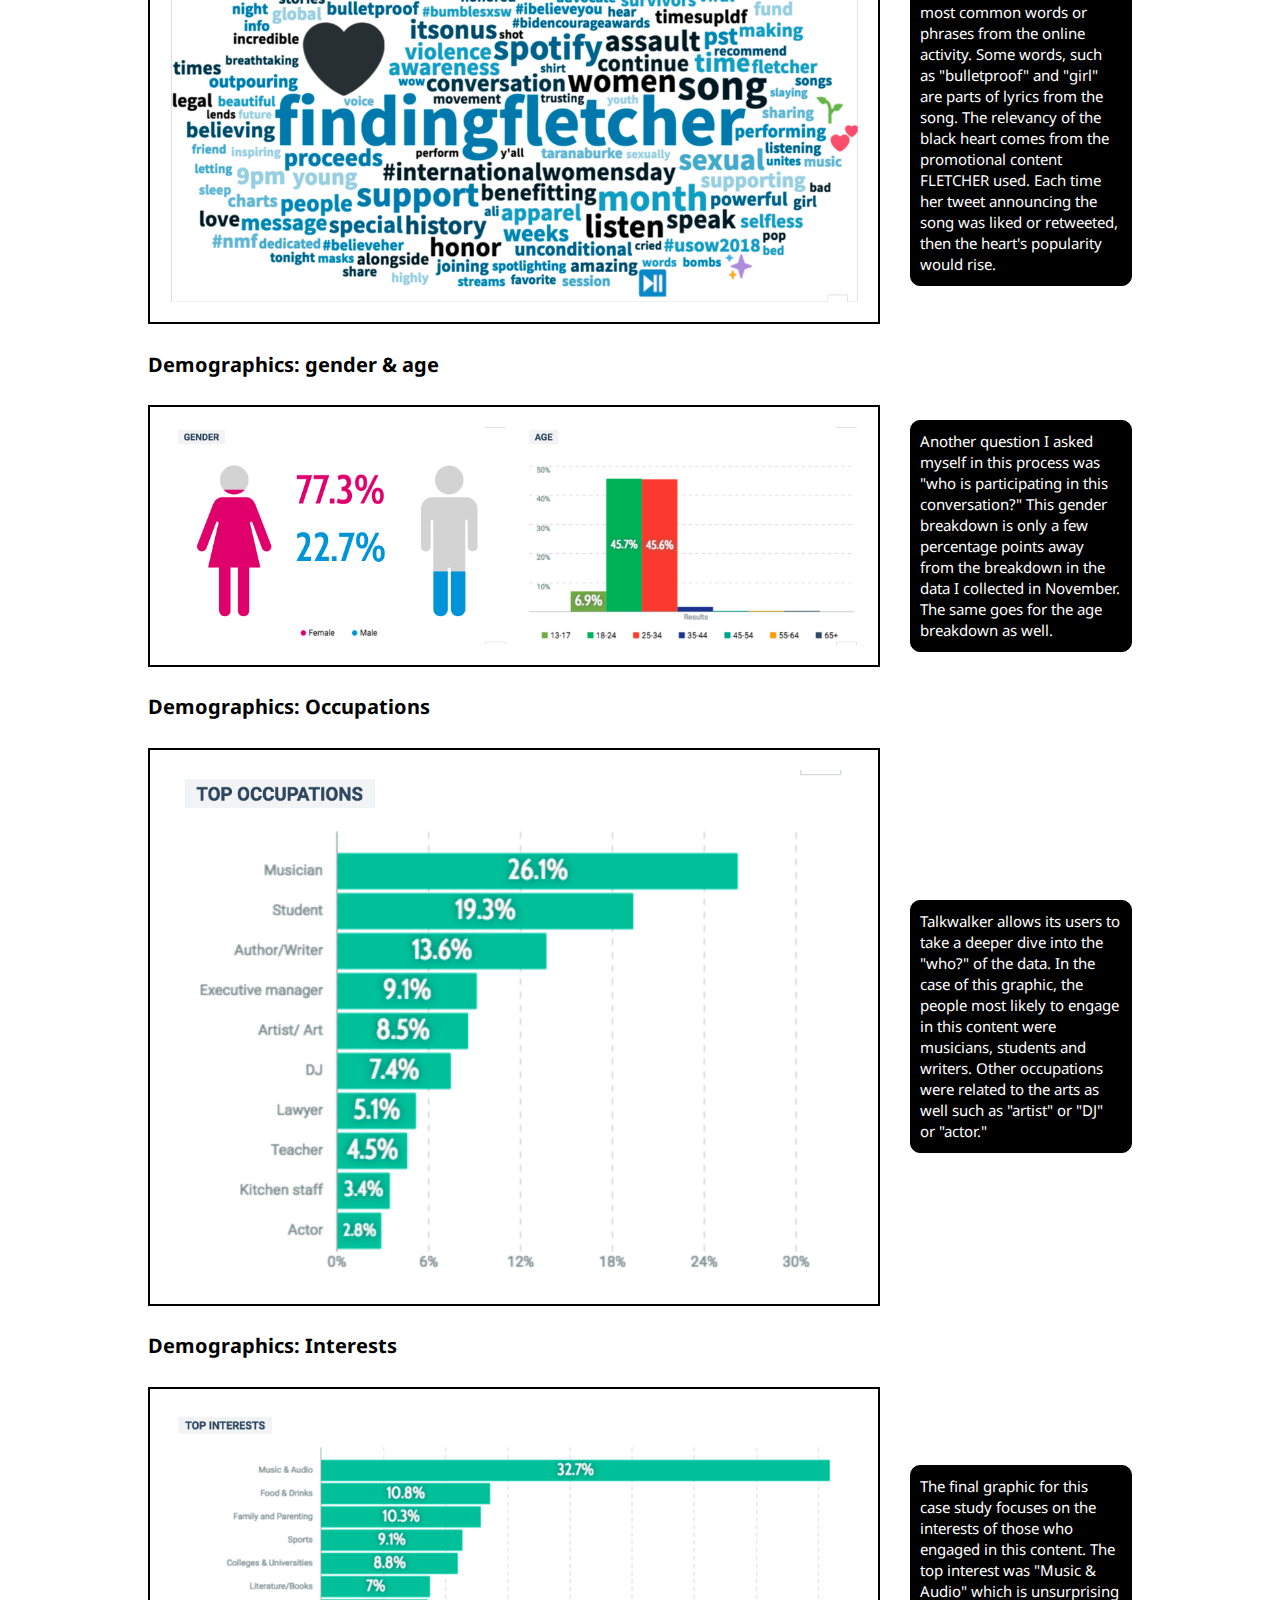
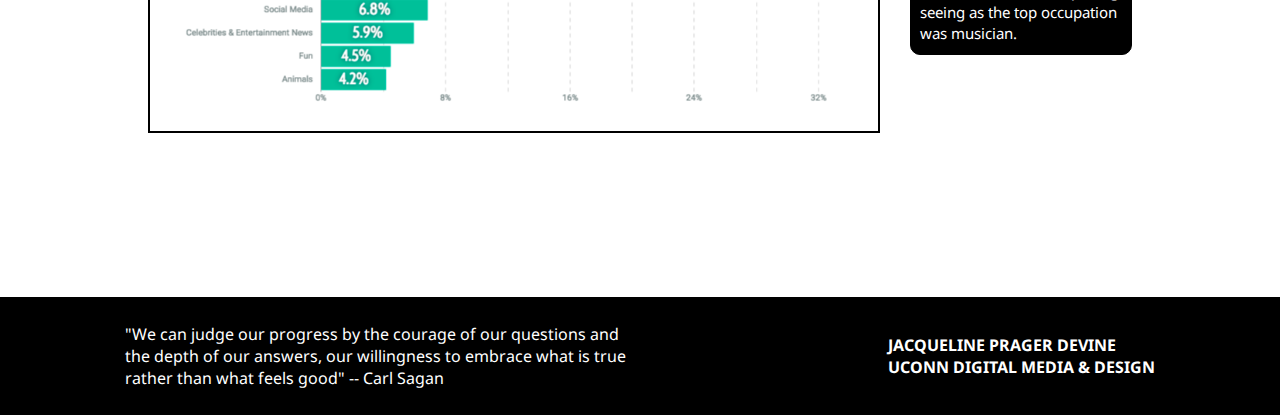
<file: case-studies.html>
<!doctype html>
<html class="no-js" lang="en">
    <head>
        <meta charset="utf-8">
        <meta http-equiv="x-ua-compatible" content="ie=edge">
        <title></title>
        <meta name="description" content="">
        <meta name="viewport" content="width=device-width, initial-scale=1">
        <link rel="manifest" href="site.webmanifest">
        <link rel="apple-touch-icon" href="icon.png">
        <!-- Place favicon.ico in the root directory -->

        <link rel="stylesheet" href="css/normalize.css">
        <link rel="stylesheet" href="css/main.css">

        <link href="https://fonts.googleapis.com/css?family=Cormorant+Garamond:600|Noto+Sans" rel="stylesheet">


    </head>
    <body>
        <!--[if lte IE 9]>
            <p class="browserupgrade">You are using an <strong>outdated</strong> browser. Please <a href="https://browsehappy.com/">upgrade your browser</a> to improve your experience and security.</p>
        <![endif]-->

<nav>
    <ul>
        <li><a href="index.html">HOME</a></li>
        <li><a href="background.html">BACKGROUND</a></li>
        <li><a href="in-depth.html">IN-DEPTH</a></li>
        <li><a href="data.html">DATA</a></li>
        <li><a href="case-studies.html">CASE STUDIES</a></li>
        <li><a href="tailspin.html"><span class="nav-ts">tailspin</span></a></li>
        <li><a href="about.html">ABOUT</a></li>
    </ul>
</nav>

<div class="header">
<header class="left">CASE STUDIES</header>

<div class="right">
    <p>JACQUELINE PRAGER DEVINE</p>
    <p>UCONN DIGITAL MEDIA &amp DESIGN</p>
</div>
</div>


<div id="container-cs">

<div class="top-cs">
<img src="img/talkwalker-graphs/me-too/all.png">

<div id="quick-facts-cs">
<h4>QUICK FACTS ABOUT THE CASE STUDIES</h4>  
<ul>
    <li>FLETCHER released "I Believe You" on March 9, 2018</li>
    <li>Kesha released "Praying" on July 6, 2017</li>
    <li>Online activity was most prominent during the first three months of the release</li>
    <li>After #MeToo hashtag was used in October of 2017 it has since been used over 19 million times.</li>
</ul>
</div>
</div>

<p>The questions that I wanted to answer in my case study work was “who is engaging?”, “where are they engaging?” and “what are they feeling?” I was able to measure these metrics using a software called Talkwalker and specific widgets such as sentiment, media types and demographics.</p>

<p>I narrowed my search query to the first three months after the song was released since the data showed the most online action occurred within those first three months. In this way I could study the tailored results that were hyper-specific.</p>

<p>The two case studies I chose were FLETCHER’s “I Believe You” (proceeds to Time’s Up and It’s On Us) and Kesha’s “Praying” (proceeds to Rape, Abuse and Incest National Network–or, RAINN). Also on this page is an overview of the online activity for the #MeToo hashtag starting in February 2018, since the analytics software was not able to search further back to October of 2017, when the #MeToo wave broke on Twitter.</p> 



<button class="tablink" onclick="openPage('Home', this, 'black')" id="defaultOpen">FLETCHER</button>
<button class="tablink" onclick="openPage('News', this, 'black')">KESHA</button>
<button class="tablink" onclick="openPage('Contact', this, 'black')">THE #METOO MOVEMENT</button>
<!--<button class="tablink" onclick="openPage('About', this, 'orange')">About</button>-->


<!-- FLETCHAAAAAAAAAAAAA -->


<div id="Home" class="tabcontent">
  <h3></h3>

<h3 style="text-align: center;">"I BELIEVE YOU" BY FLETCHER</h3>

  <img src="img/talkwalker-graphs/fletcher/fletcher-stats.png" style="width: 80%; margin-right: auto; margin-left: auto; display: block; border-top: 3px solid black; border-bottom: 3px solid black; ">


<p style="font-size: 20px;">FLETCHER released the single “I Believe You” on March 9, 2018. She wrote an open letter about the purpose and message of the song. Below are some of the excerpts:</p>

<div id="fletcher-letter">
<p><em>“Over the last few months, it seems every time I scroll through my Twitter feed, or walk into a studio session, I hear stories about another influential man who has abused his power."</p>

<p>"I mean, what do you even say to someone who has been sexually assaulted?"</p>

<p>"For me, the right words were “I believe you.” Like the day my best friend confessed, that while we were in high school, her boss attacked her during a late night shift. Like the time my classmate came into my room and informed me she had been raped in her dorm. Like the time a member on my own team had to take a meeting with the man that harassed her as an intern, and like the close collaborator of mine who shared her story of sexual assault by her very own manager."</p>

<p>"The proceeds of this song will be donated to Time’s Up legal defense fund for Women’s History Month.”</em></p>
</div>

<p style="font-size: 25px;"><strong>PROMOTIONAL SOCIAL MEDIA CONTENT</strong></p>

<div id="fletcher-social">
<img src="img/talkwalker-graphs/fletcher/IG.png" class="img-1">    
<img src="img/talkwalker-graphs/fletcher/TW.png" class="img-2">    
</div>

<h3 style="text-align: center;">AN ANALYSIS ON SOCIAL MEDIA PERFORMANCE</h3>

<h4>Activity over 3 months</h4>
<div class="cs-q">
<img src="img/talkwalker-graphs/fletcher/Fletch-3-months.png">
<p>The largest peak of activity surrounding this release was in the first few weeks as there was the most promotion of the song during that timeframe. The activity then trickled out as time went on but saw a small jump in April - likely due to mention of it being Sexual Assault Awareness Month. </p>
</div>

<h4>Engagement, mentions and potential reach</h4>
<div class="cs-q">
<img src="img/talkwalker-graphs/fletcher/fletcher-tw-posts.png">
<p>The engagement during this period was almost double the amount of mentions. This is because "likes" are factored into engagement whereas mentioned actually requires a user to call out a specific account or hashtag. The potential reach for this single was 5.3 million; this number considers the following of each person who has interacted with the song online.</p>
</div>

<h4>Engagement locations and breakdown</h4>
<div class="cs-q">
<img src="img/talkwalker-graphs/fletcher/F3M-engagement-split.png">
<p>This graph splits the engagement into likes, comments, reposts and other various social media activity. A widget like this could help an influencer or brand understand where they are garnering the most activity from followers and online users. </p>
</div>

<h4>Sentiment of activity</h4>
<div class="cs-q">
<img src="img/talkwalker-graphs/fletcher/Fletch-3M-Sent.png">
<p>One of the most high-level questions I asked myself during this research process was "how do people feel about this" - and with this graph, we are able to determine the sentiment of those online. Despite a "neutral" and "negative" presense in some areas, most, if not all, of the online activity was positive. This divide among sentiment is due to artificial intelligence nuance that is still in its beginning stages. </p>
</div>

<h4>Emotions of online activity</h4>
<div class="cs-q">
<img src="img/talkwalker-graphs/fletcher/emotions.png">
<p>Moving deeper into how people feel, Talkwalker allows its users to understand the emotional range of a Boolean string. The top emotions pertaining to this data were "special," "believing," and "love". This echoes the above sentiment in that most people felt positively about this song and its surrounding social media promotion.</p>
</div>

<h4>Themes of online activity</h4>
<div class="cs-q">
<img src="img/talkwalker-graphs/fletcher/F3M-themes.png">
<p>This wordcloud shows the most common words or phrases from the online activity. Some words, such as "bulletproof" and "girl" are parts of lyrics from the song. The relevancy of the black heart comes from the promotional content FLETCHER used. Each time her tweet announcing the song was liked or retweeted, then the heart's popularity would rise.</p>
</div>

<h4>Demographics: gender &amp age</h4>
<div class="cs-q">
<img src="img/talkwalker-graphs/fletcher/fletch-3M-demographics.png">
<p>Another question I asked myself in this process was "who is participating in this conversation?" This gender breakdown is only a few percentage points away from the breakdown in the data I collected in November. The same goes for the age breakdown as well.</p>
</div>

<h4>Demographics: Occupations</h4>
<div class="cs-q">
<img src="img/talkwalker-graphs/fletcher/occupation.png">
<p>Talkwalker allows its users to take a deeper dive into the "who?" of the data. In the case of this graphic, the people most likely to engage in this content were musicians, students and writers. Other occupations were related to the arts as well such as "artist" or "DJ" or "actor."</p>
</div>

<h4>Demographics: Interests</h4>
<div class="cs-q">
<img src="img/talkwalker-graphs/fletcher/interests.png">
<p>The final graphic for this case study focuses on the interests of those who engaged in this content. The top interest was "Music & Audio" which is unsurprising seeing as the top occupation was musician.</p>
</div>

</div>

<!-- KESHAAAAAAA -->

<div id="News" class="tabcontent">
  <h3></h3>


<h3 style="text-align: center;">"PRAYING" BY KESHA</h3>

<img src="img/talkwalker-graphs/kesha/kesha-stats.png" style="width: 80%; margin-right: auto; margin-left: auto; display: block; border-top: 3px solid black; border-bottom: 3px solid black; ">

<p style="font-size: 20px;">Kesha released "Praying" on July 6, 2017.</p>

<p>The song spent 21 weeks on the Billboard Hot 100 chart and made waves due to its ties to the allegations she brought against producer Lukasz Sebastian Gottwald or, Dr. Luke, in 2014. Kesha filed a civil suit claiming infliction of emotional distress, gender-based hate crimes and employment discrimination.</p>

<p>Although “Praying” was released just 3 months before the #MeToo wave, Kesha used her platform to partner with the organizations RAINN (Rape, Abuse &amp Incest National Network). Through a partnership with PLUS1, a portion of the proceeds from her then-tour would be donated to RAINN.</p>

<p style="font-size: 25px;"><strong>PROMOTIONAL SOCIAL MEDIA CONTENT</strong></p>


<img src="img/talkwalker-graphs/kesha/kesha-promo.png" style="width: 100%;">

<img src="img/talkwalker-graphs/kesha/kesha-rainn-lenny.png" style="width: 80%; margin-left: auto; margin-right: auto; display: block;">


<h3 style="text-align: center; border-top: 3px solid black; padding-top: 3%;">AN ANALYSIS ON SOCIAL MEDIA PERFORMANCE</h3>

<h4>Activity over 3 months</h4>
<div class="cs-q">
<img src="img/talkwalker-graphs/kesha/kesha-3M-overall.png">
<p>The largest peak of activity surrounding this release was in the first few weeks as there was the most promotion of the song during that timeframe. The activity then trickled out as time went on but saw a small jump in the beginning of August which was likely due to Kesha's full album "Rainbow" being released on August 11, 2017.  </p>
</div>

<h4>Engagement, mentions and potential reach</h4>
<div class="cs-q">
<img src="img/talkwalker-graphs/kesha/kesha-cs-engagement.png">
<p>The engagement during this period was almost six times the amount of mentions. This is because "likes" are factored into engagement whereas mentioned actually requires a user to call out a specific account or hashtag. The potential reach for this single was 1.9 trillion; this number considers the following of each person who has interacted with the song online.</p>
</div>

<h4>Engagement locations and breakdown</h4>
<div class="cs-q">
<img src="img/talkwalker-graphs/kesha/kesha-3m-engagement-split.png">
<p>This graph splits the engagement into likes, comments, reposts and other various social  media activity. A widget like this could help an influencer or brand understand where they are garnering the most activity from followers and online users. The influx of YouTube comments during the beginning of July was likely due to "Praying's" video being released around the same time as the single itself.  </p>
</div>

<h4>Sentiment of activity</h4>
<div class="cs-q">
<img src="img/talkwalker-graphs/kesha/kesha-3m-sentiment.png">
<p>One of the most high-level questions I asked myself during this research process was "how do people feel about this" - and with this graph, we are able to determine the sentiment of those online. Despite a "neutral" and "negative" presense in some areas, most, if not all, of the online activity was positive. This divide among sentiment is due to artificial intelligence nuance that is still in its beginning stages. </p>
</div>

<h4>Emotions of online activity</h4>
<div class="cs-q">
<img src="img/talkwalker-graphs/kesha/kesha-emotions.png">
<p>Moving deeper into how people feel, Talkwalker allows its users to understand the emotional range of a Boolean string. The top emotions pertaining to this data were "hope," "love," and "good". This echoes the above sentiment in that most people felt positively about this song and its surrounding social media promotion.</p>
</div>

<h4>Themes of online activity</h4>
<div class="cs-q">
<img src="img/talkwalker-graphs/kesha/kesha-3m-themes.png">
<p>This wordcloud shows the most common words or phrases from the online activity. The title of the song, and varriations of the title, were especially prominent. Emojis are also prevenent in this cloud as Kesha uses many emojis in her social media content.</p>
</div>

<h4>Demographics: gender &amp age</h4>
<div class="cs-q">
<img src="img/talkwalker-graphs/kesha/kesha-3m-demographics.png">
<p>Another question I asked myself in this process was "who is participating in this conversation?" This gender breakdown is very different from FLETCHER's and the data I collected on my own though the age breakdown is virtually the same. </p>
</div>

<h4>Demographics: Occupations</h4>
<div class="cs-q">
<img src="img/talkwalker-graphs/kesha/kesha-3m-occupations.png">
<p>Talkwalker allows its users to take a deeper dive into the "who?" of the data. In the case of this graphic, the people most likely to engage in this content were authors or writers, musicians, students or artists. The high percentage of writers is likely due to articles being written about the song and then being retweeted or posted.</p>
</div>

<h4>Demographics: Interests</h4>
<div class="cs-q">
<img src="img/talkwalker-graphs/kesha/kesha-3m-interests.png">
<p>The final graphic for this case study focuses on the interests of those who engaged in this content. The top interest was "Music &amp Audio" which is unsurprising seeing as the top occupation was musician.</p>
</div>

</div>


<!--Me tooooooooo-->

<div id="Contact" class="tabcontent">
  <h3></h3>

<p style="font-size: 20px;">Though this tab does not detail a specific case study pertaining to a singer and non-profit, I felt it would be valuable to do an overview of the #MeToo movement and its effect, both online and otherwise. </p>

<p>The graph below shows the number of people accused of sexual misconduct since the rise of the #MeToo movement. Bloomberg calls this number "a conservative accounting" as there were far more than 429 people accused and since that number continues to rise. This graphic shows the breakdown of accused, by industry. Below this graphic is an analysis on social media traffic from March of 2018-April of 2019. That data has been gathered by the analytic software, Talkwalker.</p>

<img src="img/accused.png" style="width: 80%; border-top: 3px solid black; padding-top: 3%; margin-right:  auto; margin-left:  auto; display: block;">
<h5 style="width: 80%; text-align: left; margin-right:  auto; margin-left:  auto; display: block;">The above graph is part of an article by Riley Griffin, Hannah Recht and Jeff Green titled <a href="https://www.bloomberg.com/graphics/2018-me-too-anniversary/" target="_blank">"#MeToo: One Year Later"</a> from Bloomgberg. It shows what the journalists call a "conservative accounting" of the 429 people who were accused of sexual misconduct since October of 2017. </h5>

<h3 style="text-align: center; border-top: 3px solid black; padding-top: 3%;">AN ANALYSIS ON SOCIAL MEDIA PERFORMANCE</h3>

<h4>Online activity from March of 2018 until April of 2019</h4>
<div class="cs-q">
<img src="img/talkwalker-graphs/me-too/USA-3.png">
<p>This graphic, and those to come, all have 3 filters: the time period, limits to Facebook, Twitter and Instagram and a geographic limit to the United States. The big peak shortly after September is in reference to many "One Year Later" articles and posts about the aniversary of the #MeToo wave.</p>
</div>

<h4>Overall themes from the 13-month time period</h4>
<div class="cs-q">
<img src="img/talkwalker-graphs/me-too/THEMES-OVERALL.png">
<p>At the center of this word cloud is the hashtag itself, surrounded by neighboring terms that coincide with the movement such as "sexual," "abuse," "assault" and "accused". There are also mentions of Trump, Kavanaugh and Weinstein; all of whom were accused of committing sexual assault. </p>
</div>

<h4>Emotions online (last 30 days)</h4>
<div class="cs-q">
<img src="img/talkwalker-graphs/me-too/metoo-emotions.png">
<p>The two largest peaks in this graph are from emotions tied to "wrong" and "wtf" (i.e. "what the fuck"). There are some emotions in this graph that mirror those from the other case studies such as "love" and "good" but words like "abused" and "accused" are specific to this graph.</p>
</div>

<h4>Demographics: Gender, age, language, interests &amp occupations</h4>
<div class="cs-q">
<img src="img/talkwalker-graphs/me-too/DEMOGRAPHICS.png">
<p>According to this graph, the conversations about #MeToo based on gender are fairly equal and the age breakdown seems to resemble that of a bell curve. The top interest among those participating in this conversation is overwhelmingly "family and parenting" and the top occupations are "author/writer" and "executive manager".</p>
</div>

<h4>Themes: Top Hashtags</h4>
<div class="cs-q">
<img src="img/talkwalker-graphs/me-too/HASHTAGS.png">
<p>#MeToo was not the only hashtag that made headlines. Other hashtags related to the movement were also prevenlant such as "#IBelieveSurvivors" and "#IBelieveHer". Other various social movement hashtags also made their way into this conversation such as "#BlackLivesMatter" "#NeverAgain" and "#LGBTQ".</p>
</div>

<h4>Themes: Top celebrities</h4>
<div class="cs-q">
<img src="img/talkwalker-graphs/me-too/CELEBS.png">
<p>Another powerful graphic from Talkwalker is the top celebrities word cloud. With three accused men at the center of the cloud: Brett Kavanaugh, Harvey Weinstein and Donald Trump, they are flanked by women who have been vocal about their experiences with sexual assault: Rose McGown, Anita Hill and Alyssa Milano.</p>
</div>

<h4>Themes: Top brands</h4>
<div class="cs-q">
<img src="img/talkwalker-graphs/me-too/BRANDS.png">
<p>I was hoping this word cloud would provide some more insights into brands that are active around this issue (and possibly lead to more branded content) but what's shown here is mostly non-profits and media organizations such as MSNBC, NBC, Planned Parenthood and the NRA. The Weinstein Company is at the center of the cloud.</p>
</div>




</div>

<div id="About" class="tabcontent">
  <h3></h3>
  <p></p>
</div> 

</div>

<footer>
    <p class="left-footer">"We can judge our progress by the courage of our questions and the depth of our answers, our willingness to embrace what is true rather than what feels good" -- Carl Sagan</p>
    <div class="right-footer">
        <p>JACQUELINE PRAGER DEVINE</p>
        <p>UCONN DIGITAL MEDIA &amp DESIGN</p>
    </div>
</footer>


        <script src="js/vendor/modernizr-3.5.0.min.js"></script>
        <script src="https://code.jquery.com/jquery-3.2.1.min.js" integrity="sha256-hwg4gsxgFZhOsEEamdOYGBf13FyQuiTwlAQgxVSNgt4=" crossorigin="anonymous"></script>
        <script>window.jQuery || document.write('<script src="js/vendor/jquery-3.2.1.min.js"><\/script>')</script>
        <script src="js/plugins.js"></script>
        <script src="js/main.js"></script>

        <!-- Google Analytics: change UA-XXXXX-Y to be your site's ID. -->
        <script>
            window.ga=function(){ga.q.push(arguments)};ga.q=[];ga.l=+new Date;
            ga('create','UA-XXXXX-Y','auto');ga('send','pageview')
        </script>
        <script src="https://www.google-analytics.com/analytics.js" async defer></script>
    </body>
</html>
</file>
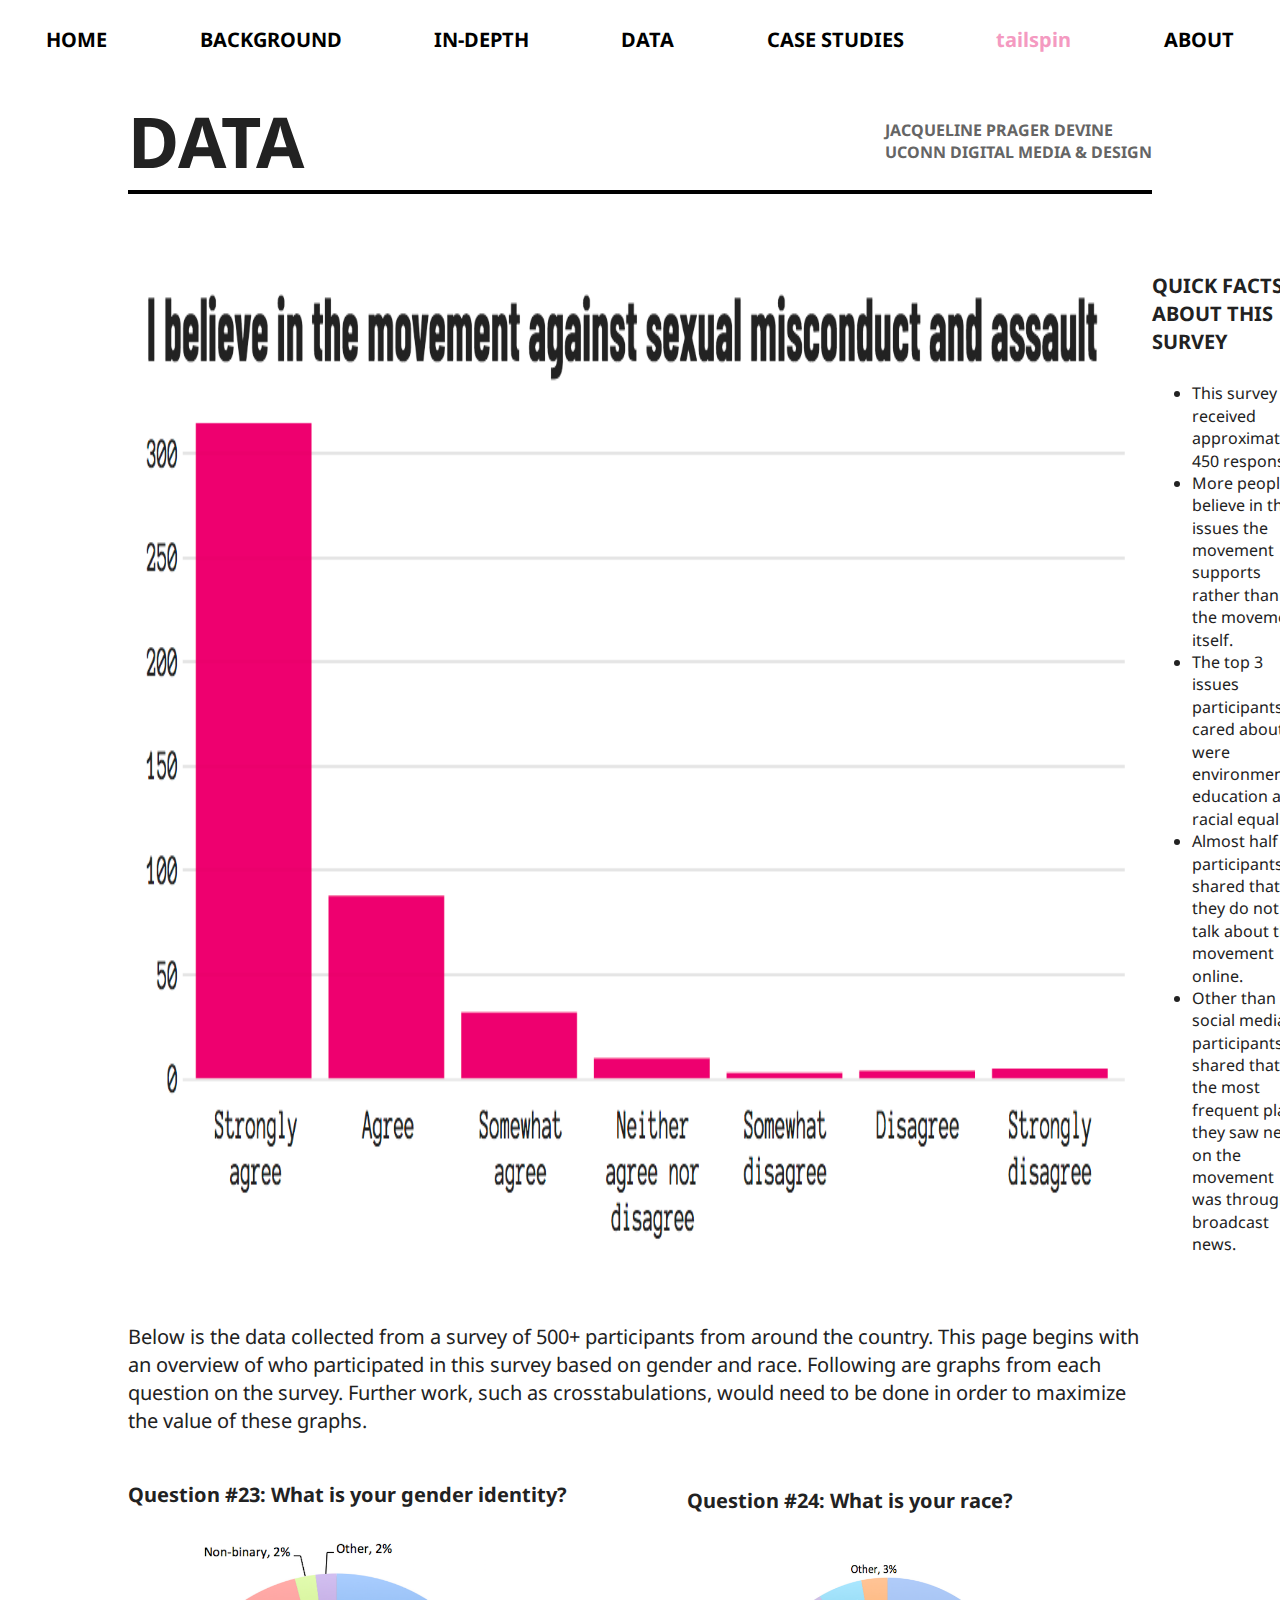
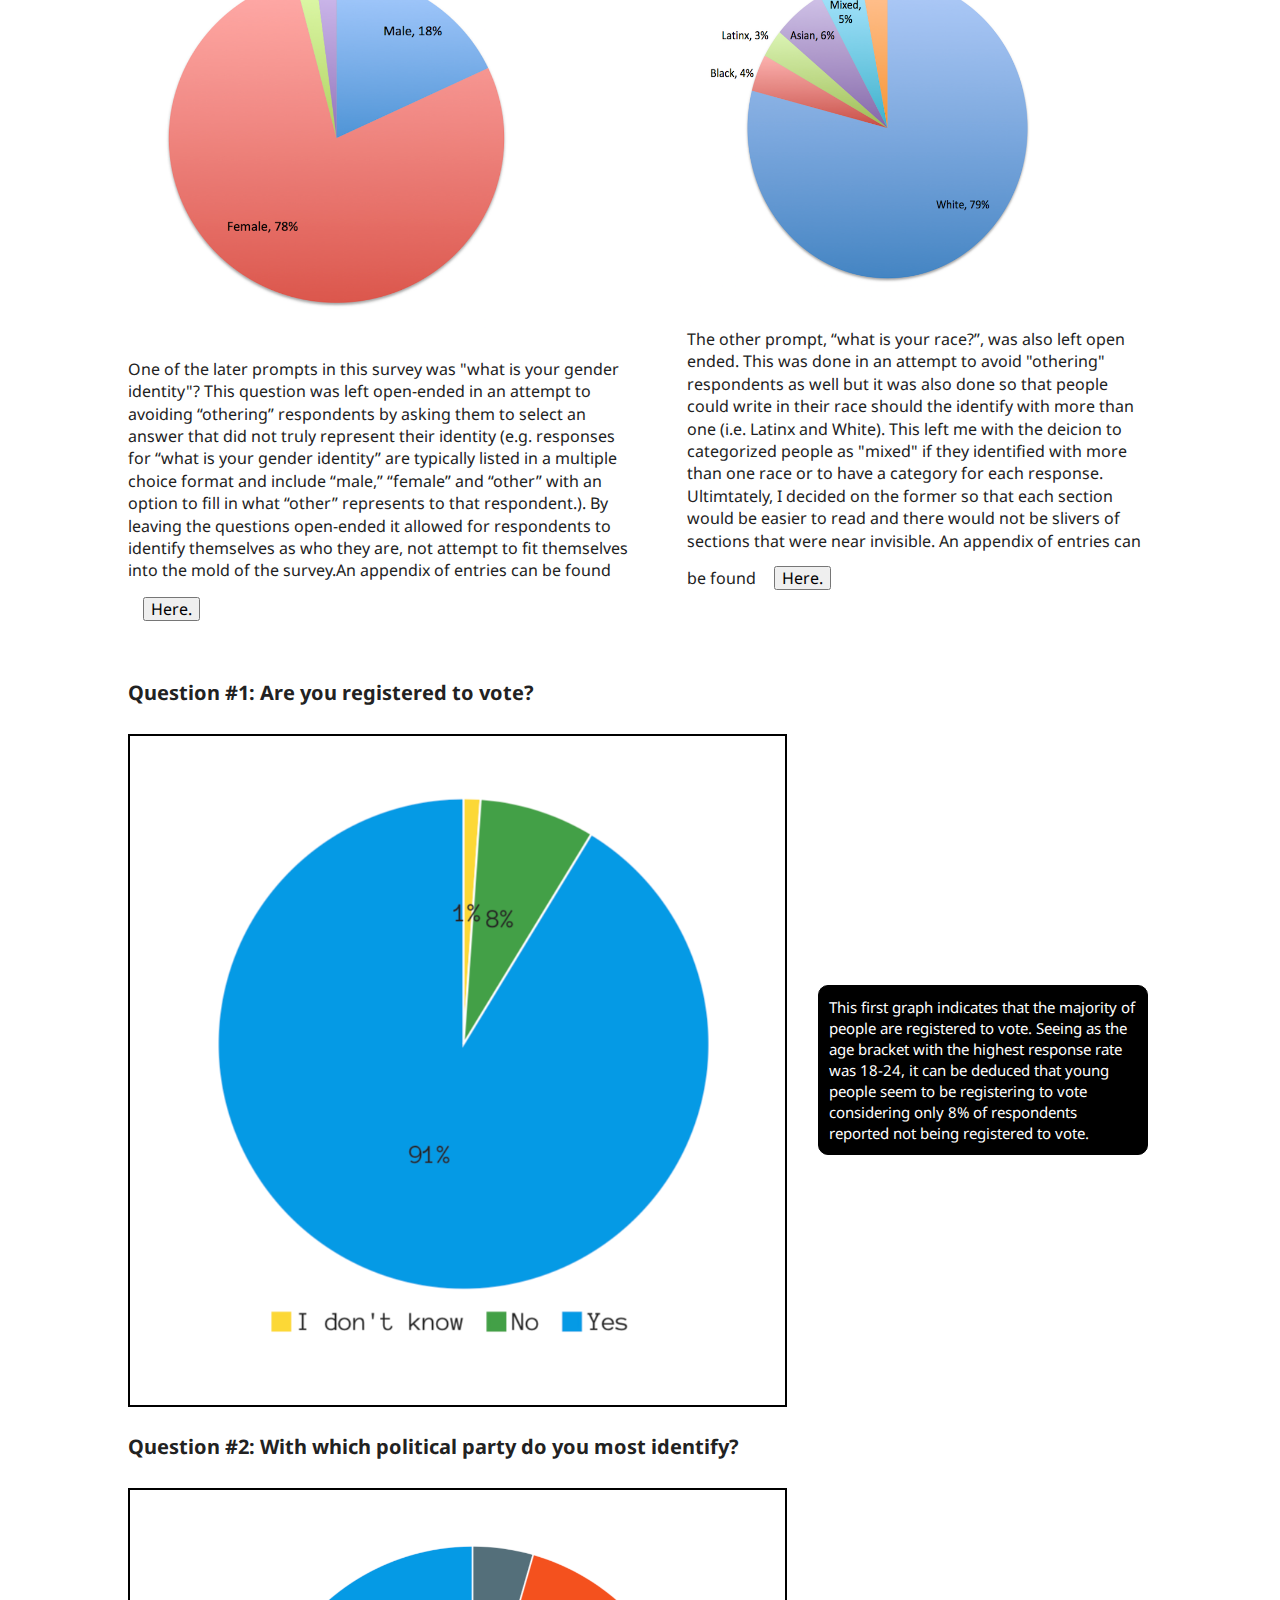
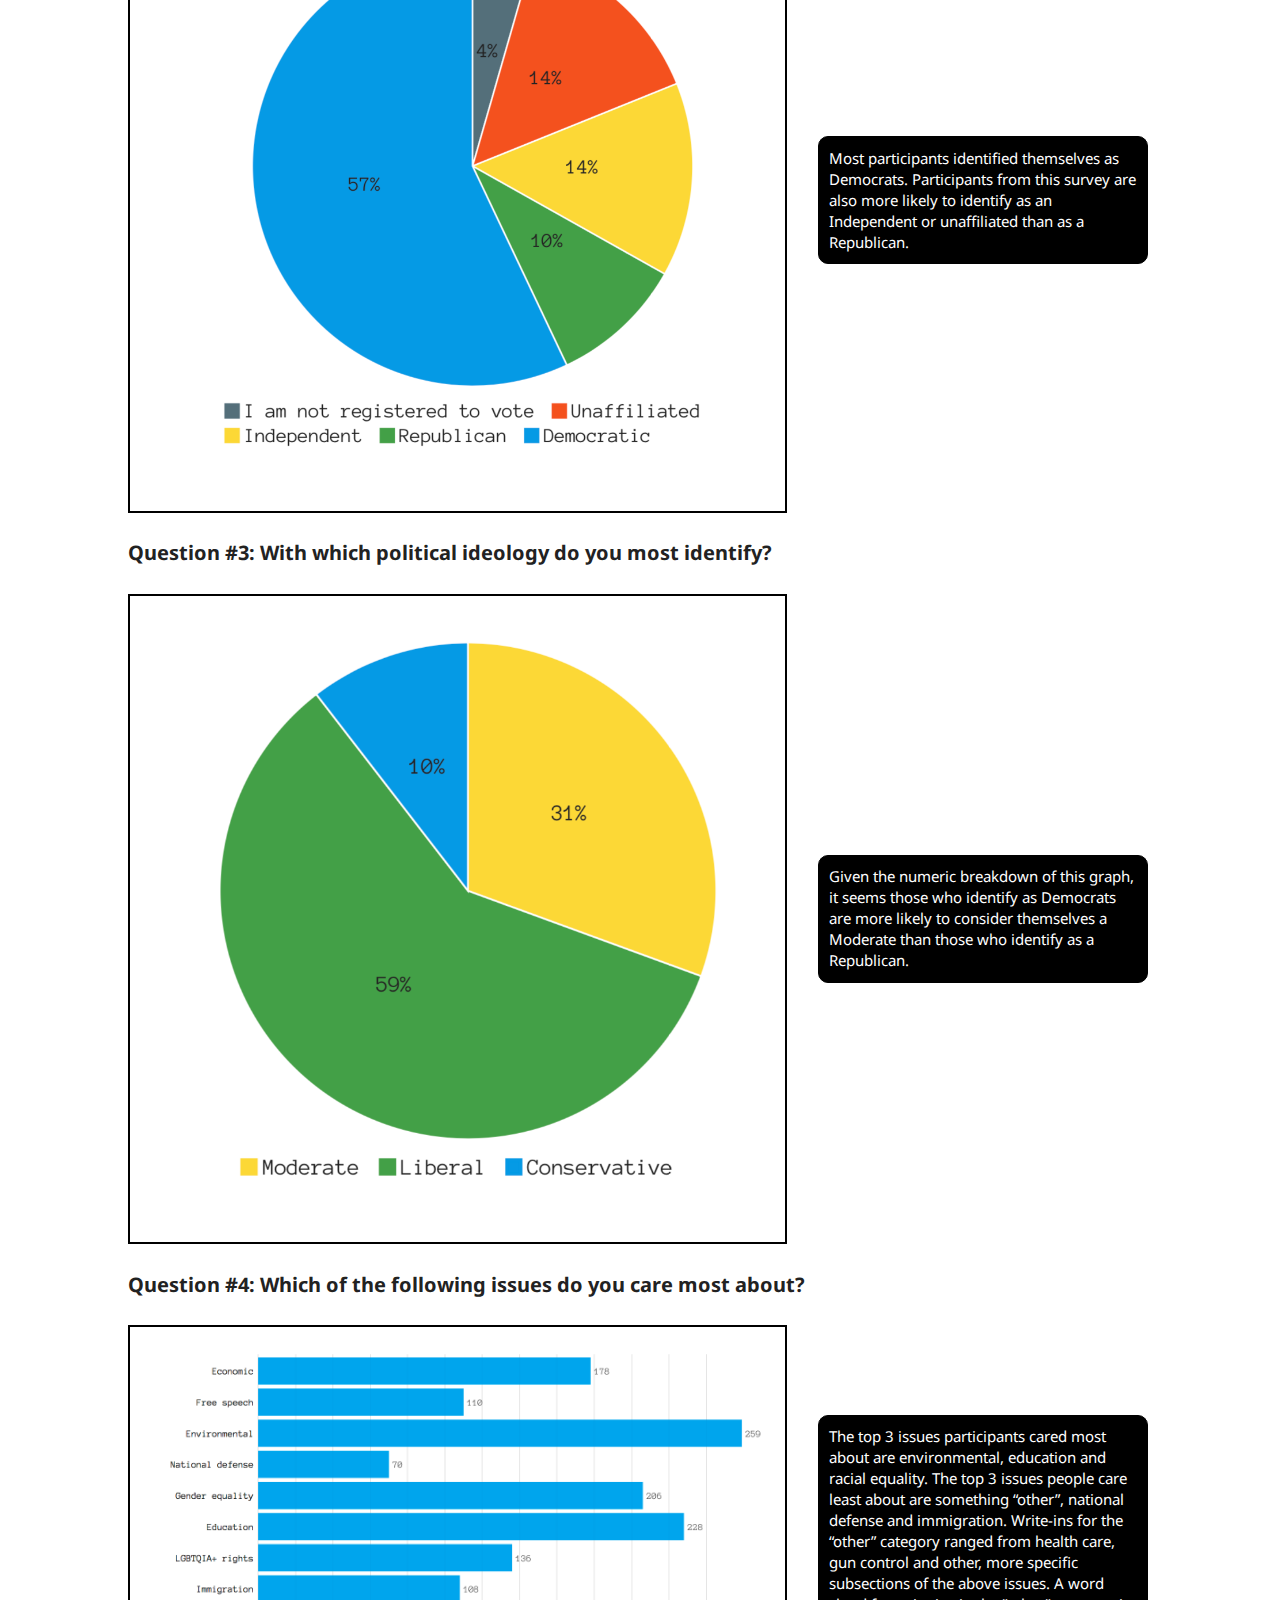
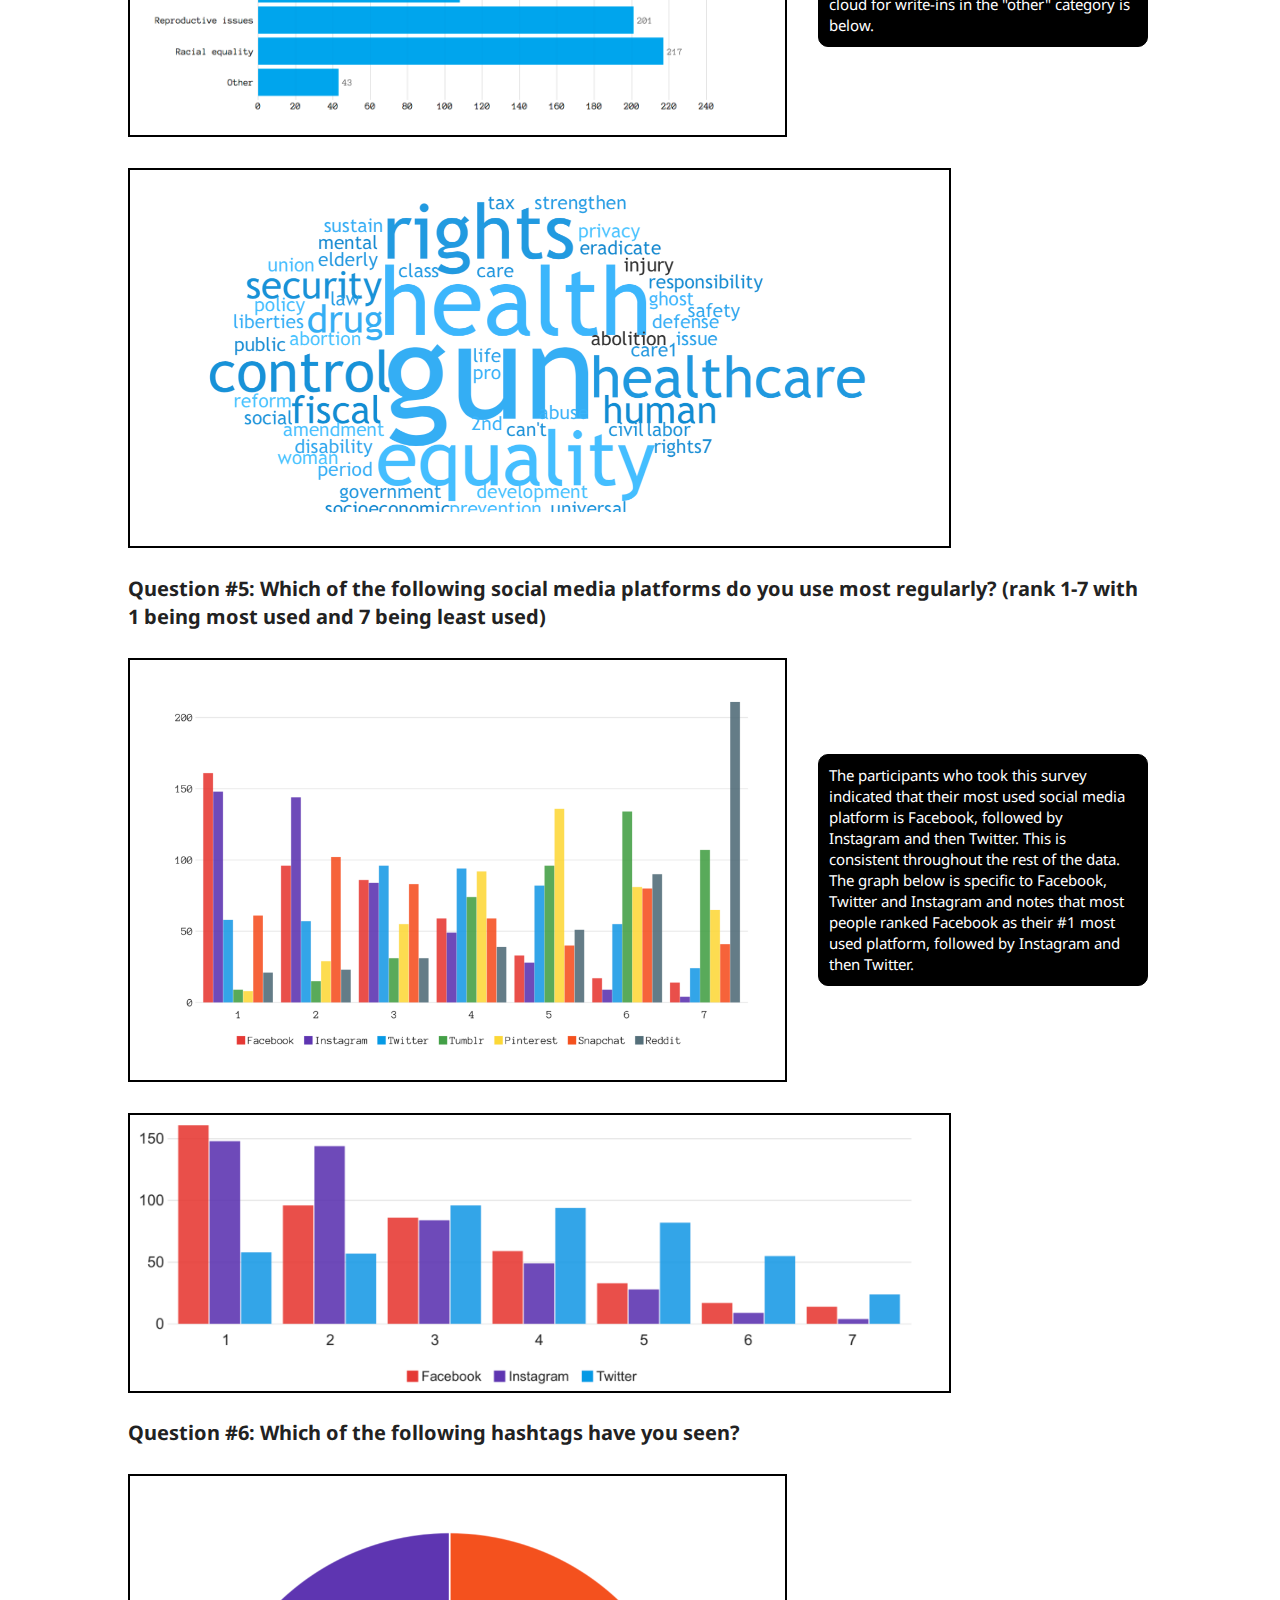
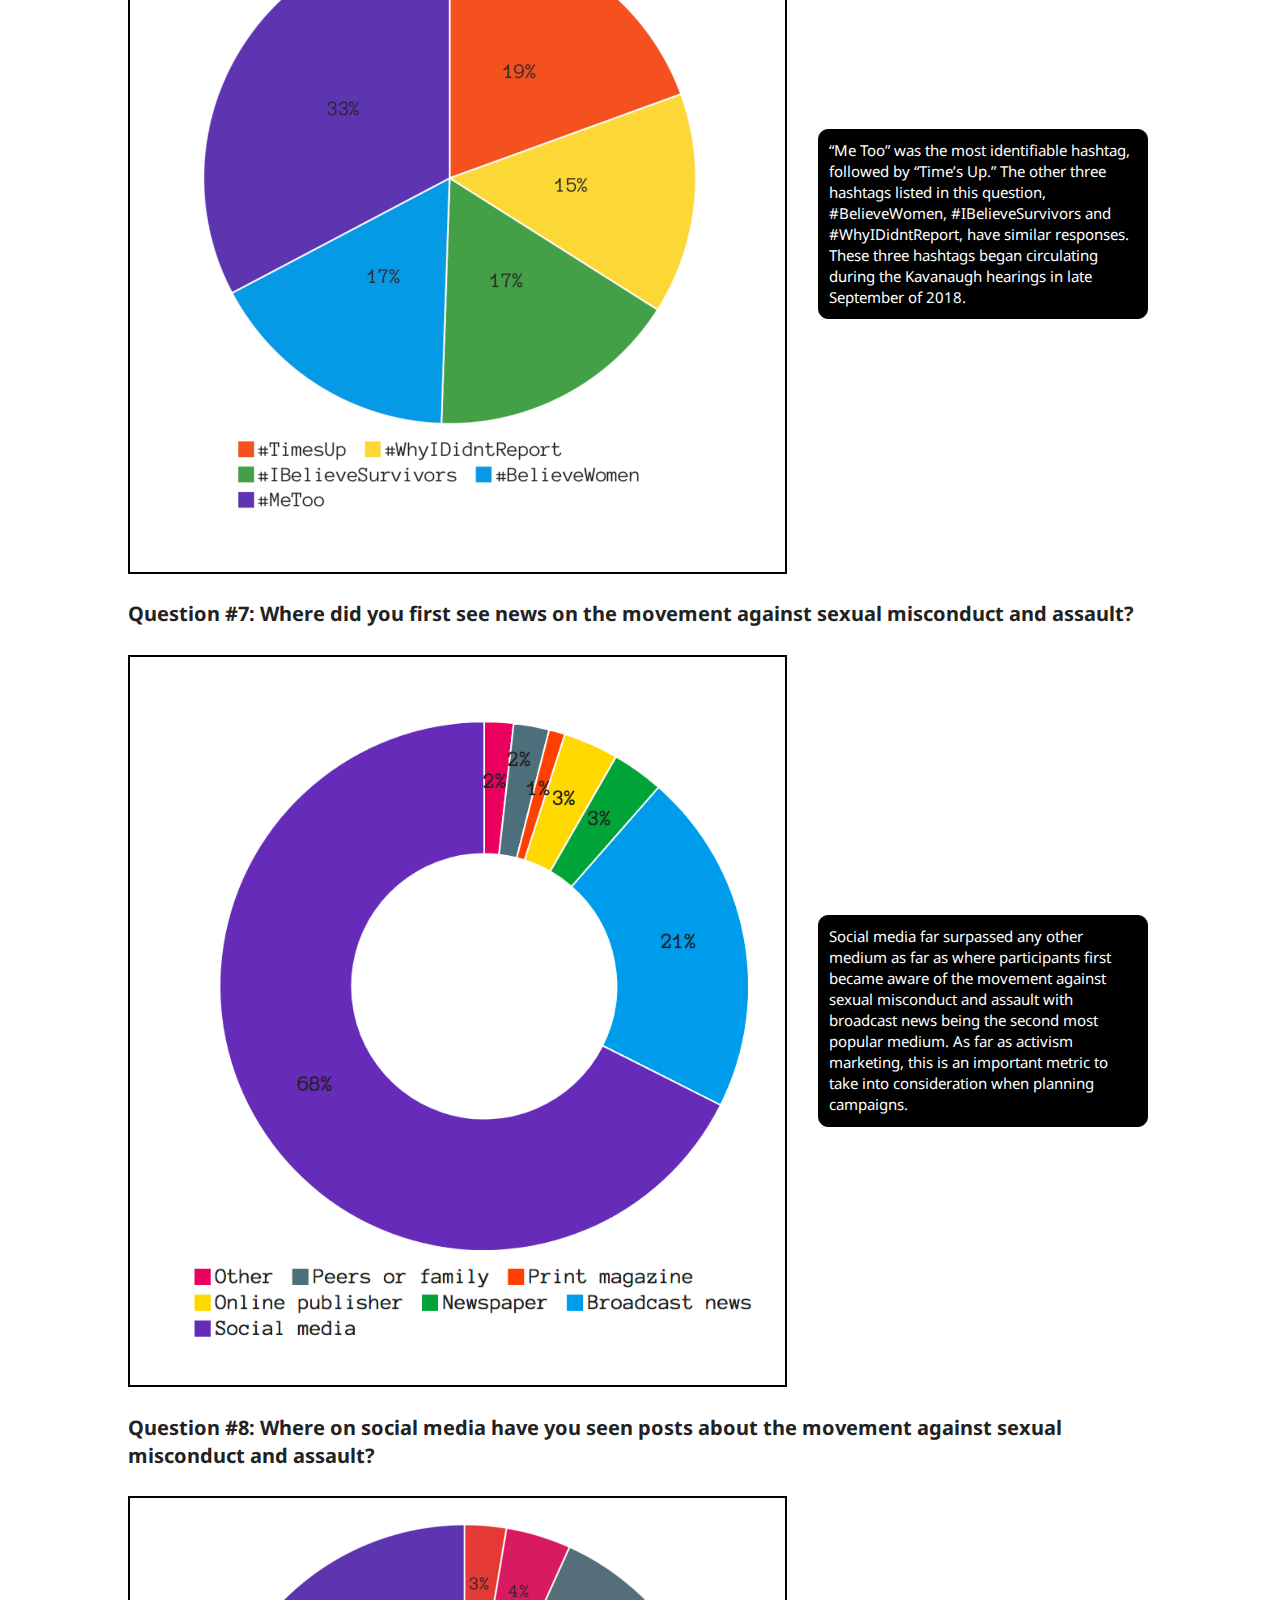
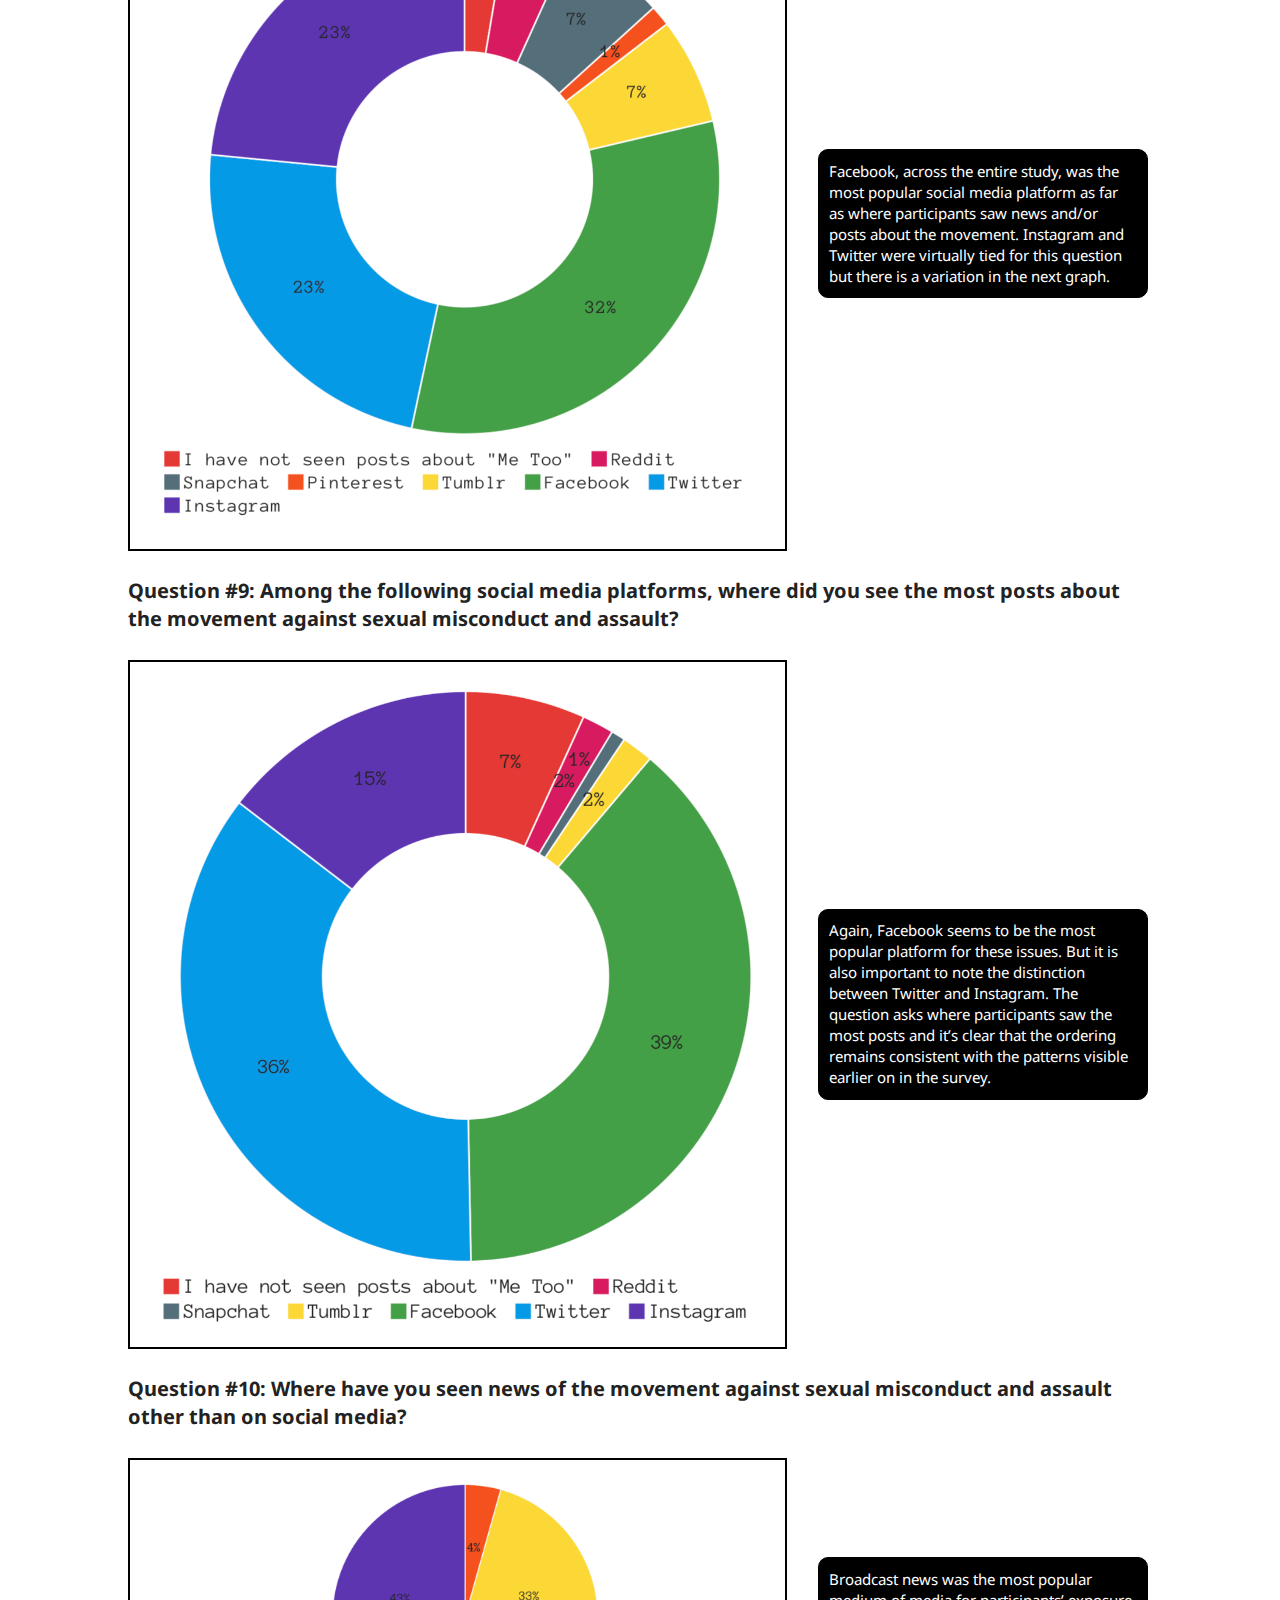
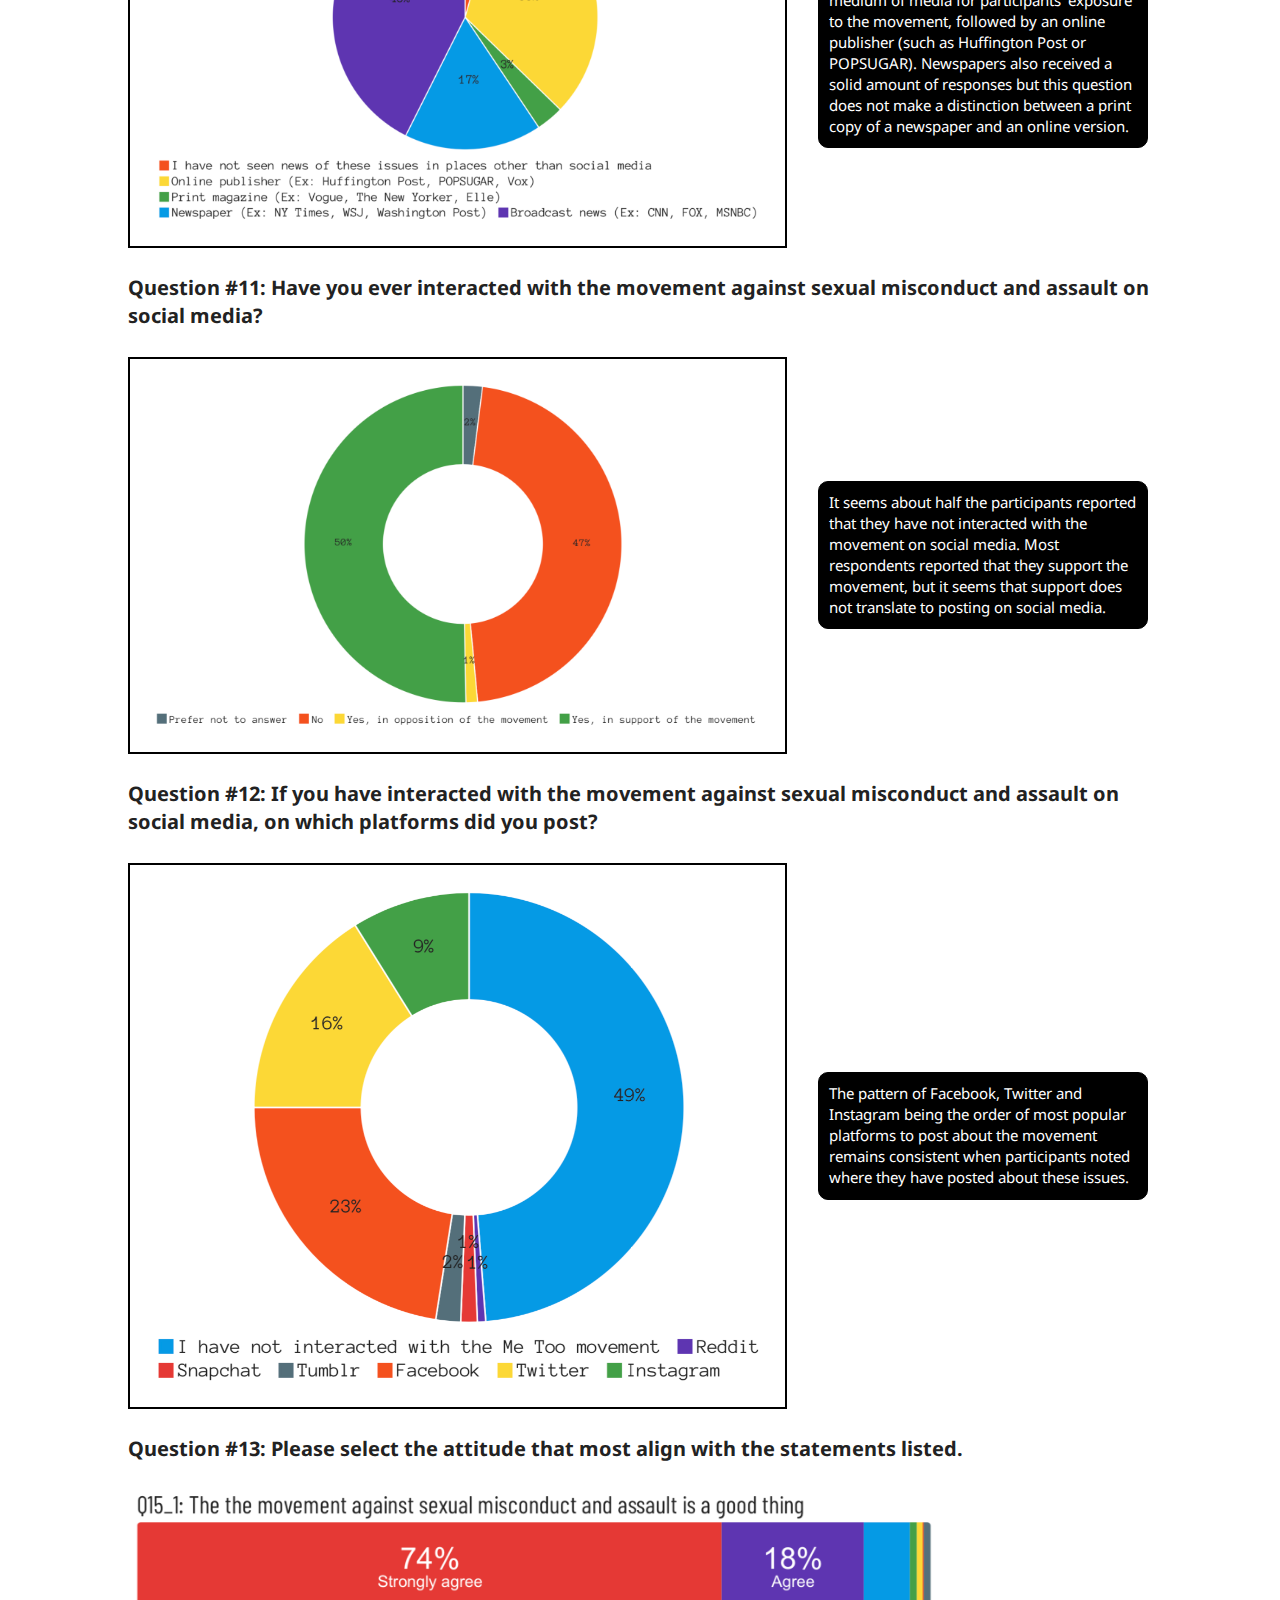
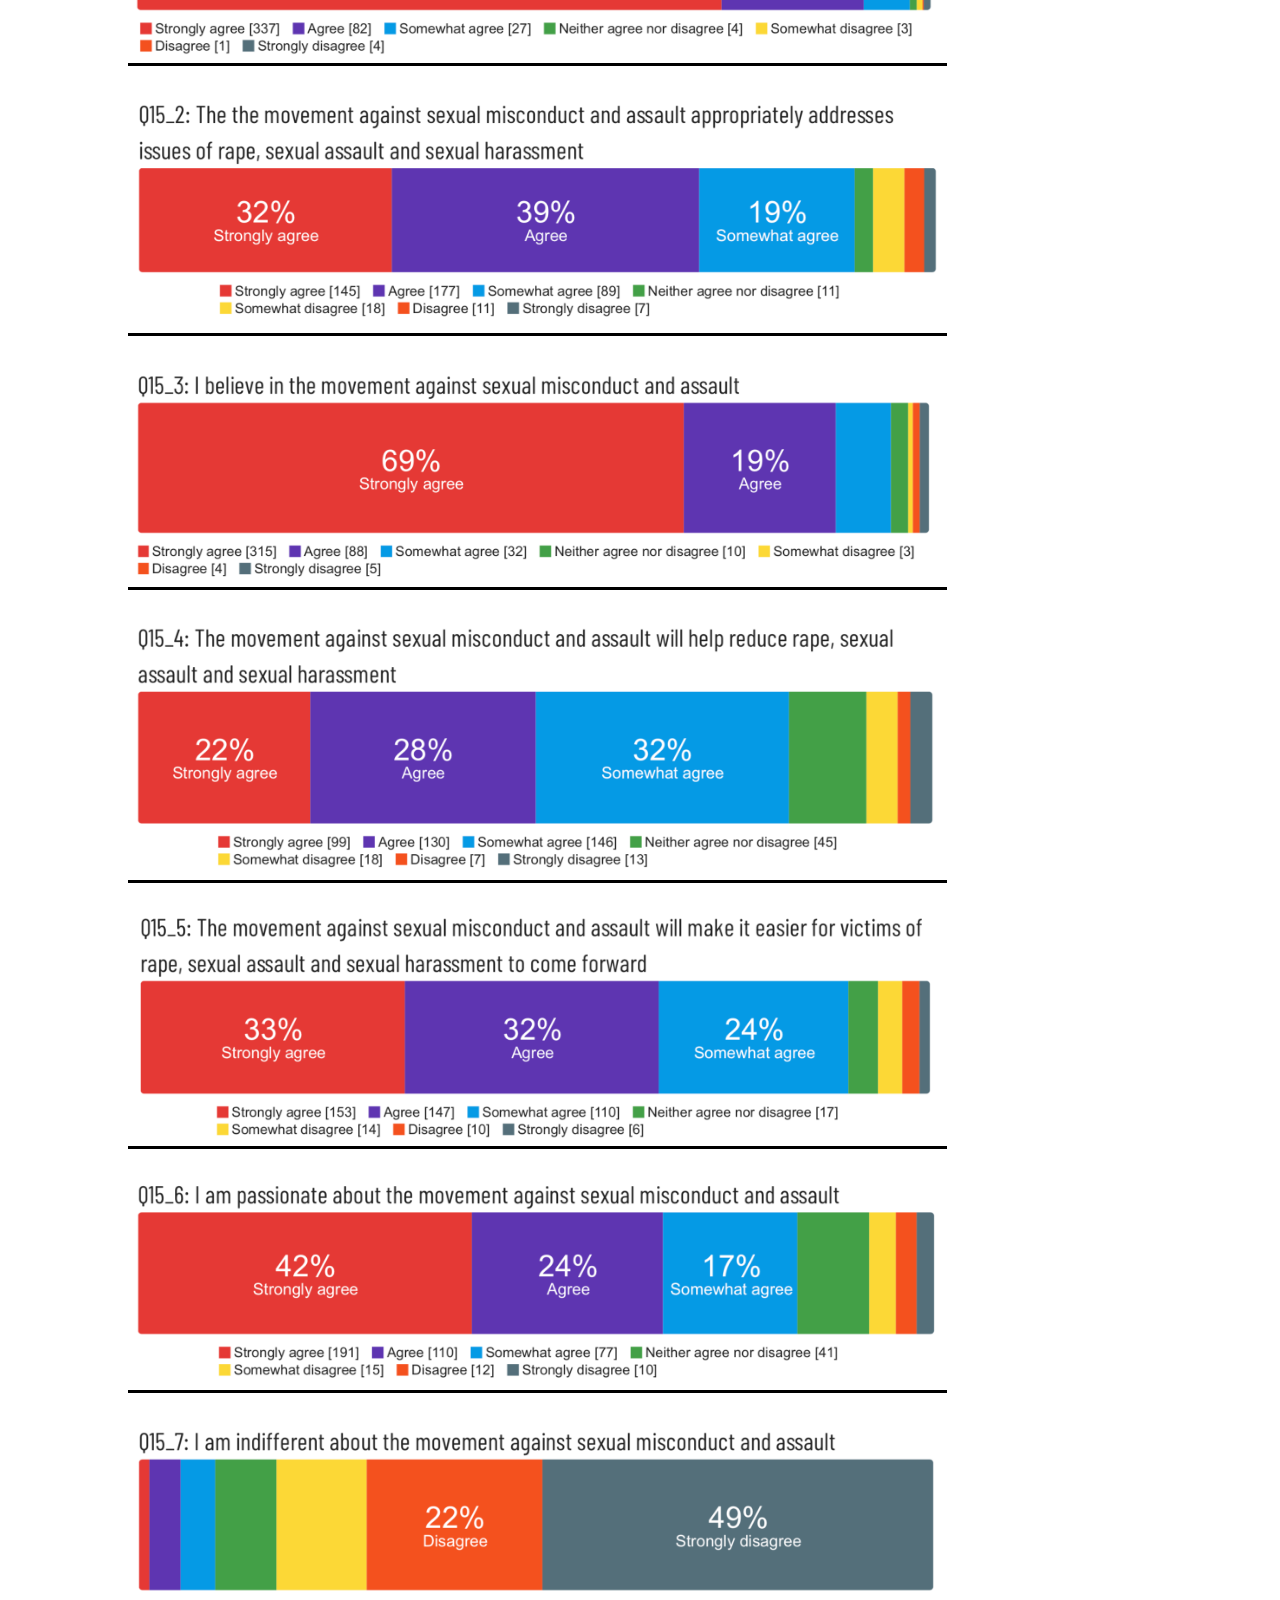
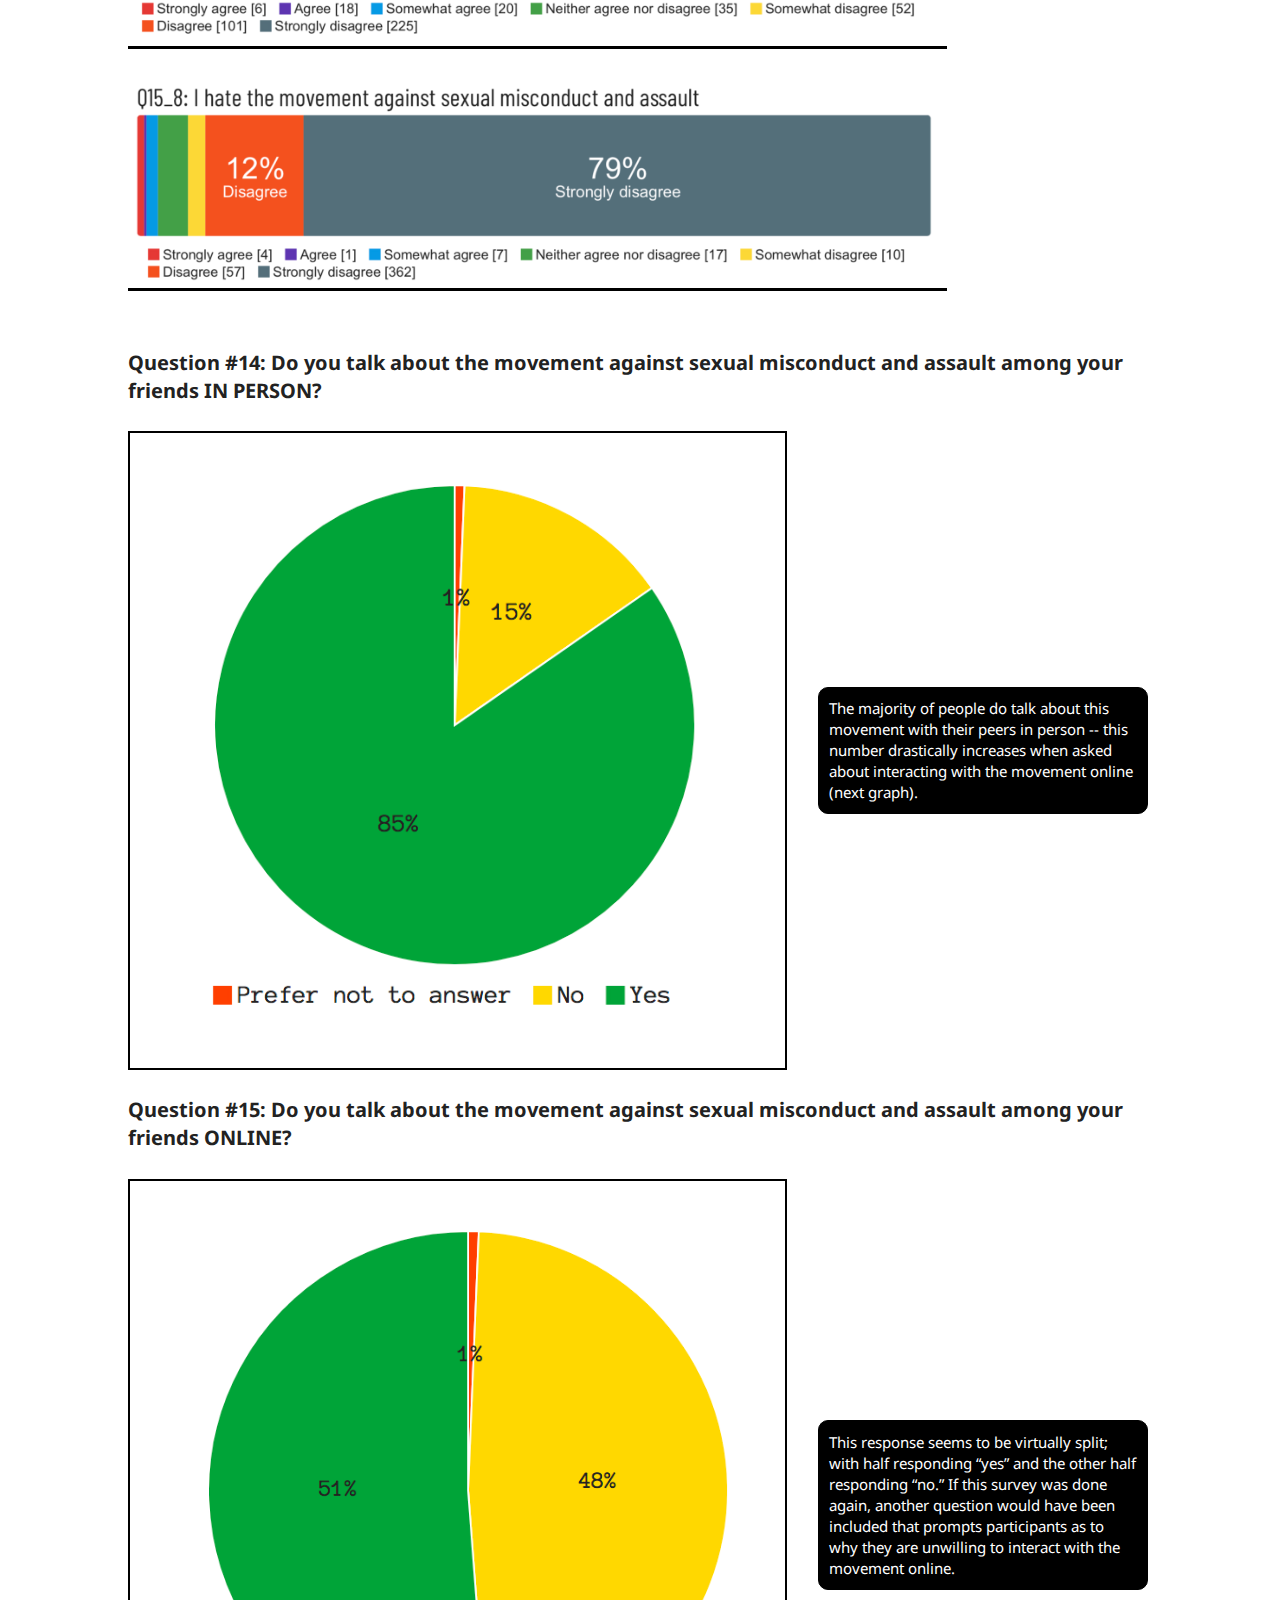
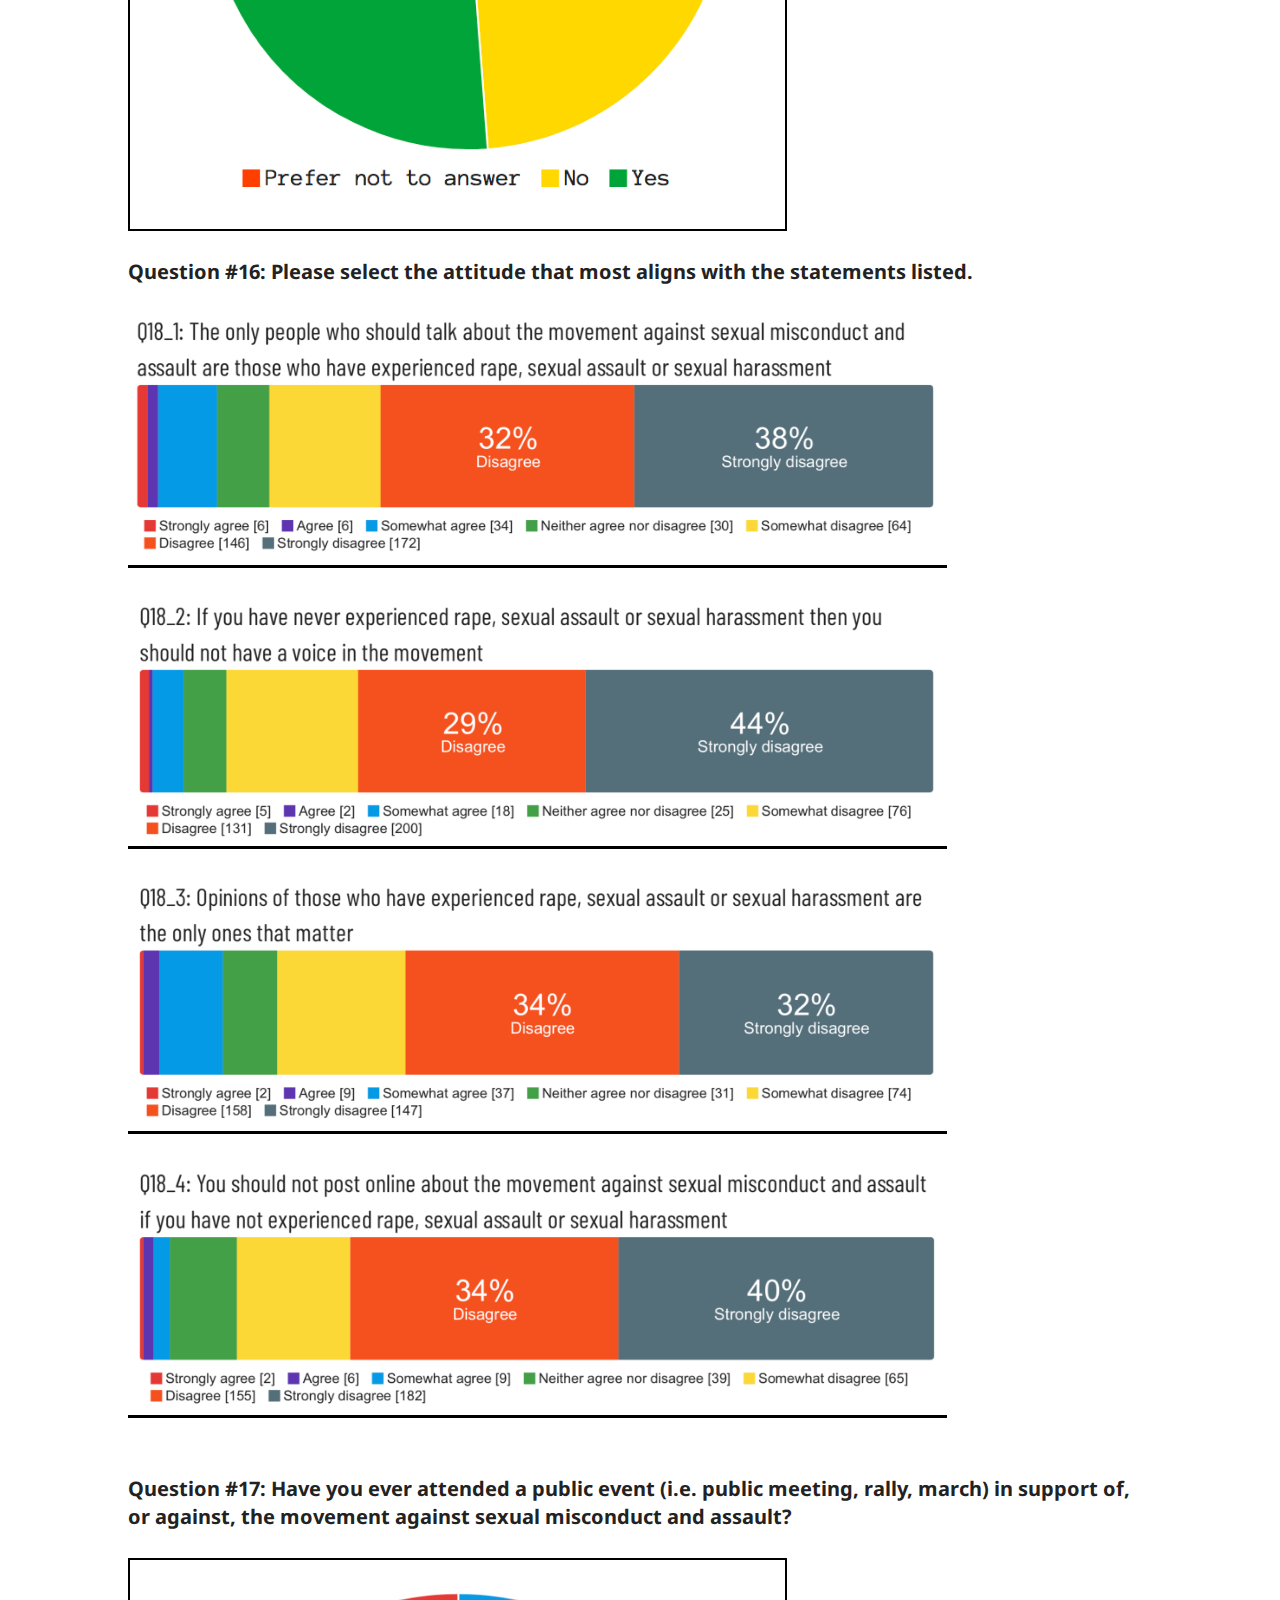
<file: data.html>
<!doctype html>
<html class="no-js" lang="en">
    <head>
        <meta charset="utf-8">
        <meta http-equiv="x-ua-compatible" content="ie=edge">
        <title></title>
        <meta name="description" content="">
        <meta name="viewport" content="width=device-width, initial-scale=1">
        <link rel="manifest" href="site.webmanifest">
        <link rel="apple-touch-icon" href="icon.png">
        <!-- Place favicon.ico in the root directory -->

        <link rel="stylesheet" href="css/normalize.css">
        <link rel="stylesheet" href="css/main.css">

        <link href="https://fonts.googleapis.com/css?family=Cormorant+Garamond:600|Noto+Sans" rel="stylesheet">


    </head>
    <body>
        <!--[if lte IE 9]>
            <p class="browserupgrade">You are using an <strong>outdated</strong> browser. Please <a href="https://browsehappy.com/">upgrade your browser</a> to improve your experience and security.</p>
        <![endif]-->

<nav>
    <ul>
        <li><a href="index.html">HOME</a></li>
        <li><a href="background.html">BACKGROUND</a></li>
        <li><a href="in-depth.html">IN-DEPTH</a></li>
        <li><a href="data.html">DATA</a></li>
        <li><a href="case-studies.html">CASE STUDIES</a></li>
        <li><a href="tailspin.html"><span class="nav-ts">tailspin</span></a></li>
        <li><a href="about.html">ABOUT</a></li>
    </ul>
</nav>

<div class="header">
<header class="left">DATA</header>

<div class="right">
    <p>JACQUELINE PRAGER DEVINE</p>
    <p>UCONN DIGITAL MEDIA &amp DESIGN</p>
</div>
</div>


<div id="container-data">

<div class="top-data">
<img src="img/data-header.png">

<div id="quick-facts-data">
<h4>QUICK FACTS ABOUT THIS SURVEY</h4>  
<ul>
    <li>This survey received approximately 450 responses.</li>
    <li>More people believe in the issues the movement supports rather than the movement itself.</li>
    <li>The top 3 issues participants cared about were environmental, education and racial equality.</li>
    <li>Almost half the participants shared that they do not talk about the movement online.</li>
    <li>Other than social media, participants shared that the most frequent place they saw news on the movement was through broadcast news.</li>
</ul>
</div>
</div>

<p style="font-size: 20px;">Below is the data collected from a survey of 500+ participants from around the country. This page begins with an overview of who participated in this survey based on gender and race. Following are graphs from each question on the survey. Further work, such as crosstabulations, would need to be done in order to maximize the value of these graphs.</p>

<div id="race-gender">
<div class="gender">
<h4>Question #23: What is your gender identity?</h4>
<div class="">
<img src="img/gender.png">
<p>One of the later prompts in this survey was "what is your gender identity"? This question was left open-ended in an attempt to avoiding “othering” respondents by asking them to select an answer that did not truly represent their identity (e.g. responses for “what is your gender identity” are typically listed in a multiple choice format and include “male,” “female” and “other” with an option to fill in what “other” represents to that respondent.). By leaving the questions open-ended it allowed for respondents to identify themselves as who they are, not attempt to fit themselves into the mold of the survey.An appendix of entries can be found <button onclick="myFunction()">Here.</button></p>

<script>
function myFunction() {
  alert("Genders not listed: Fluid, Polyqueer, Genderqueer/non-binary, Agender, Transfemme, Non-binary, Pansexual, Gender-fluid");
}
</script></p>

</div>
</div>

<div class="race">
<h4 style="margin-top: 0;">Question #24: What is your race?</h4>
<div class="">
<img src="img/race.png">
<p style="margin-top: 3%;">The other prompt, “what is your race?”, was also left open ended. This was done in an attempt to avoid "othering" respondents as well but it was also done so that people could write in their race should the identify with more than one (i.e. Latinx and White). This left me with the deicion to categorized people as "mixed" if they identified with more than one race or to have a category for each response. Ultimtately, I decided on the former so that each section would be easier to read and there would not be slivers of sections that were near invisible. An appendix of entries can be found <button onclick="myFunction()">Here.</button></p>

<script>
function myFunction() {
  alert("Races not listed: White/Native American, Mixed northern European, Native American, Indian, Afro-Caribbean/Kalinago, Asian & Caucasian, Black & White, Hispanic/White, Jewish, Fluid, Biracial-Latinx, Black, white, African American and European, Black & Hispanic, Ashkenazi Jewish, Pacific Islander/Arctic Indigenous, Prefer not to say");
}
</script>
</div>
</div>
</div>

<h4>Question #1: Are you registered to vote?</h4>
<div class="data-q">
<img src="img/new/1.png">
<p>This first graph indicates that the majority of people are registered to vote. Seeing as the age bracket with the highest response rate was 18-24, it can be deduced that young people seem to be registering to vote considering only 8% of respondents reported not being registered to vote.</p>
</div>

<h4>Question #2: With which political party do you most identify?</h4>
<div class="data-q">
<img src="img/new/2.png">
<p>Most participants identified themselves as Democrats. Participants from this survey are also more likely to identify as an Independent or unaffiliated than as a Republican.</p>
</div>

<h4>Question #3: With which political ideology do you most identify?</h4>
<div class="data-q">
<img src="img/new/3.png">
<p>Given the numeric breakdown of this graph, it seems those who identify as Democrats are more likely to consider themselves a Moderate than those who identify as a Republican.</p>
</div>

<h4>Question #4: Which of the following issues do you care most about?</h4>
<div class="data-q">
<img src="img/4.png">
<p>The top 3 issues participants cared most about are environmental, education and racial equality. The top 3 issues people care least about are something “other”, national defense and immigration. Write-ins for the “other” category ranged from health care, gun control and other, more specific subsections of the above issues. A word cloud for write-ins in the "other" category is below. </p>
</div>

<img src="img/new/4-1.png" style="width: 80%; border: 2px solid black; margin-top: 3%;">

<h4>Question #5: Which of the following social media platforms do you use most regularly? (rank 1-7 with 1 being most used and 7 being least used)</h4>
<div class="data-q">
<img src="img/5.png">
<p>The participants who took this survey indicated that their most used social media platform is Facebook, followed by Instagram and then Twitter. This is consistent throughout the rest of the data. The graph below is specific to Facebook, Twitter and Instagram and notes that most people ranked Facebook as their #1 most used platform, followed by Instagram and then Twitter.</p>
</div>

<img src="img/new/5-1.png" style="width: 80%; border: 2px solid black; margin-top: 3%;">

<h4>Question #6: Which of the following hashtags have you seen?</h4>
<div class="data-q">
<img src="img/new/6.png">
<p>“Me Too” was the most identifiable hashtag, followed by “Time’s Up.” The other three hashtags listed in this question, #BelieveWomen, #IBelieveSurvivors and #WhyIDidntReport, have similar responses. These three hashtags began circulating during the Kavanaugh hearings in late September of 2018.</p>
</div>

<h4>Question #7: Where did you first see news on the movement against sexual misconduct and assault?</h4>
<div class="data-q">
<img src="img/new/7.png">
<p>Social media far surpassed any other medium as far as where participants first became aware of the movement against sexual misconduct and assault with broadcast news being the second most popular medium. As far as activism marketing, this is an important metric to take into consideration when planning campaigns.</p>
</div>

<h4>Question #8: Where on social media have you seen posts about the movement against sexual misconduct and assault?</h4>
<div class="data-q">
<img src="img/new/8.png">
<p>Facebook, across the entire study, was the most popular social media platform as far as where participants saw news and/or posts about the movement. Instagram and Twitter were virtually tied for this question but there is a variation in the next graph. </p>
</div>

<h4>Question #9: Among the following social media platforms, where did you see the most posts about the movement against sexual misconduct and assault?</h4>
<div class="data-q">
<img src="img/new/9.png">
<p>Again, Facebook seems to be the most popular platform for these issues. But it is also important to note the distinction between Twitter and Instagram. The question asks where participants saw the most posts and it’s clear that the ordering remains consistent with the patterns visible earlier on in the survey.</p>
</div>

<h4>Question #10: Where have you seen news of the movement against sexual misconduct and assault other than on social media?</h4>
<div class="data-q">
<img src="img/new/10.png">
<p>Broadcast news was the most popular medium of media for participants’ exposure to the movement, followed by an online publisher (such as Huffington Post or POPSUGAR). Newspapers also received a solid amount of responses but this question does not make a distinction between a print copy of a newspaper and an online version.</p>
</div>

<h4>Question #11: Have you ever interacted with the movement against sexual misconduct and assault on social media?</h4>
<div class="data-q">
<img src="img/new/11.png">
<p>It seems about half the participants reported that they have not interacted with the movement on social media. Most respondents reported that they support the movement, but it seems that support does not translate to posting on social media.</p>
</div>

<h4>Question #12: If you have interacted with the movement against sexual misconduct and assault on social media, on which platforms did you post?</h4>
<div class="data-q">
<img src="img/new/12.png">
<p>The pattern of Facebook, Twitter and Instagram being the order of most popular platforms to post about the movement remains consistent when participants noted where they have posted about these issues.</p>
</div>

<h4>Question #13: Please select the attitude that most align with the statements listed.</h4>
<div class="data-q-attitudes">
<img src="img/new/13-1.png">
<img src="img/new/13-2.png">
<img src="img/new/13-3.png">
<img src="img/new/13-4.png">
<img src="img/new/13-5.png">
<img src="img/new/13-6.png">
<img src="img/new/13-7.png">
<img src="img/new/13-8.png">
</div>

<h4>Question #14: Do you talk about the movement against sexual misconduct and assault among your friends IN PERSON?</h4>
<div class="data-q">
<img src="img/new/14.png">
<p>The majority of people do talk about this movement with their peers in person  -- this number drastically increases when asked about interacting with the movement online (next graph).</p>
</div>

<h4>Question #15: Do you talk about the movement against sexual misconduct and assault among your friends ONLINE?</h4>
<div class="data-q">
<img src="img/new/15.png">
<p>This response seems to be virtually split; with half responding “yes” and the other half responding “no.” If this survey was done again, another question would have been included that prompts participants as to why they are unwilling to interact with the movement online. </p>
</div>

<h4>Question #16: Please select the attitude that most aligns with the statements listed.</h4>
<div class="data-q-attitudes">
<img src="img/new/16-1.png">
<img src="img/new/16-2.png">
<img src="img/new/16-3.png">
<img src="img/new/16-4.png">
</div>

<h4>Question #17: Have you ever attended a public event (i.e. public meeting, rally, march) in support of, or against, the movement against sexual misconduct and assault?</h4>
<div class="data-q">
<img src="img/new/17.png">
<p>While people report supporting the movement in general, the majority of respondents also reported to not attending a public event related to the movement.</p>
</div>

<h4>Question #18: Have you ever made a monetary donation to an organization that SUPPORTS the movement against sexual misconduct and assault?</h4>
<div class="data-q">
<img src="img/new/18.png">
<p>This graph is interesting because if it is compared to the above graph (#17) there is very close correlation to the amount of people who have attended a public event and those who have made monetary contributions to the movement. </p>
</div>

<h4>Question #19: Have you ever made a monetary donation to an organization that IS OPPOSED the movement against sexual misconduct and assault?</h4>
<div class="data-q">
<img src="img/new/19.png">
<p>If this survey were to be re-submitted, there would be a prompt that asked people to which organization they’d made a donation. The number is so small that it begs whether people actually make donations to opposition movements/candidates, or they selected “yes” simply to be controversial.</p>
</div>

<h4>Question #20: Do you support the movement against sexual misconduct and assault?</h4>
<div class="data-q">
<img src="img/new/20.png">
<p>While the overwhelming majority of people report to supporting the movement, the number of those who oppose the movement was somehow puzzling. Even more so, 19 participants reported that they’d rather not answer this question – a higher number than those who oppose the movement.</p>
</div>

<h4>Question #21: Would you support someone for public office that did not support the movement against sexual misconduct and assault?</h4>
<div class="data-q">
<img src="img/new/21.png">
<p>This question asks participants to make a personal political projection; whether they would still cast a vote for a candidate that opposed (or simply did not support) this movement. The results received were somewhat expected as it can be assumed that not everyone can make that kind of decision without understanding a candidate’s entire platform. </p>
</div>

<h4>Question #22: How old are you?</h4>
<div class="data-q">
<img src="img/new/22.png">
<p>The age breakdown for this survey was surprising as it was assumed there would be a heavier participation in the younger categories since the survey was distributed on a college campus. Perhaps the even dispersion among 27-50 was due to the paid ads on social media or faculty/staff taking this survey since it was promoted using the various UConn listserv databases. </p>
</div>

</div>

<footer>
    <p class="left-footer">"We can judge our progress by the courage of our questions and the depth of our answers, our willingness to embrace what is true rather than what feels good" -- Carl Sagan</p>
    <div class="right-footer">
        <p>JACQUELINE PRAGER DEVINE</p>
        <p>UCONN DIGITAL MEDIA &amp DESIGN</p>
    </div>
</footer>


        <script src="js/vendor/modernizr-3.5.0.min.js"></script>
        <script src="https://code.jquery.com/jquery-3.2.1.min.js" integrity="sha256-hwg4gsxgFZhOsEEamdOYGBf13FyQuiTwlAQgxVSNgt4=" crossorigin="anonymous"></script>
        <script>window.jQuery || document.write('<script src="js/vendor/jquery-3.2.1.min.js"><\/script>')</script>
        <script src="js/plugins.js"></script>
        <script src="js/main.js"></script>

        <!-- Google Analytics: change UA-XXXXX-Y to be your site's ID. -->
        <script>
            window.ga=function(){ga.q.push(arguments)};ga.q=[];ga.l=+new Date;
            ga('create','UA-XXXXX-Y','auto');ga('send','pageview')
        </script>
        <script src="https://www.google-analytics.com/analytics.js" async defer></script>
    </body>
</html>
</file>
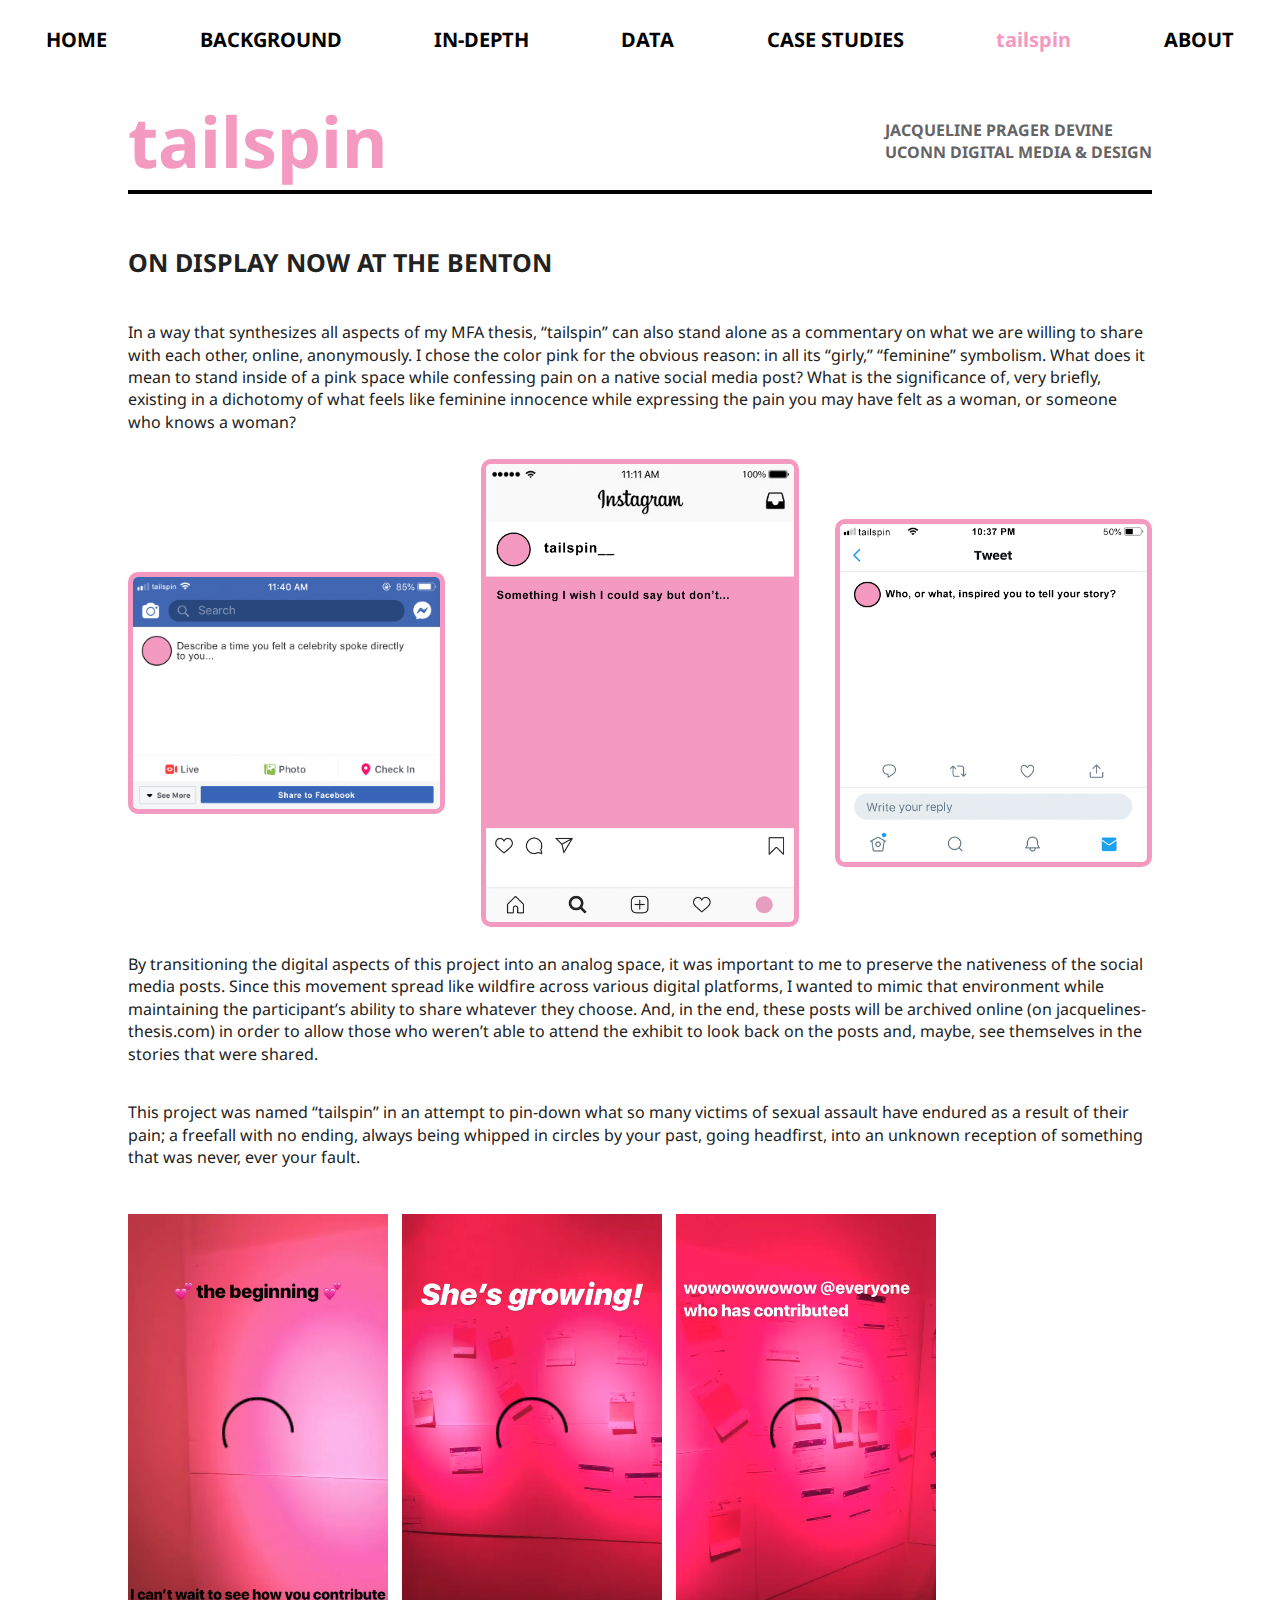
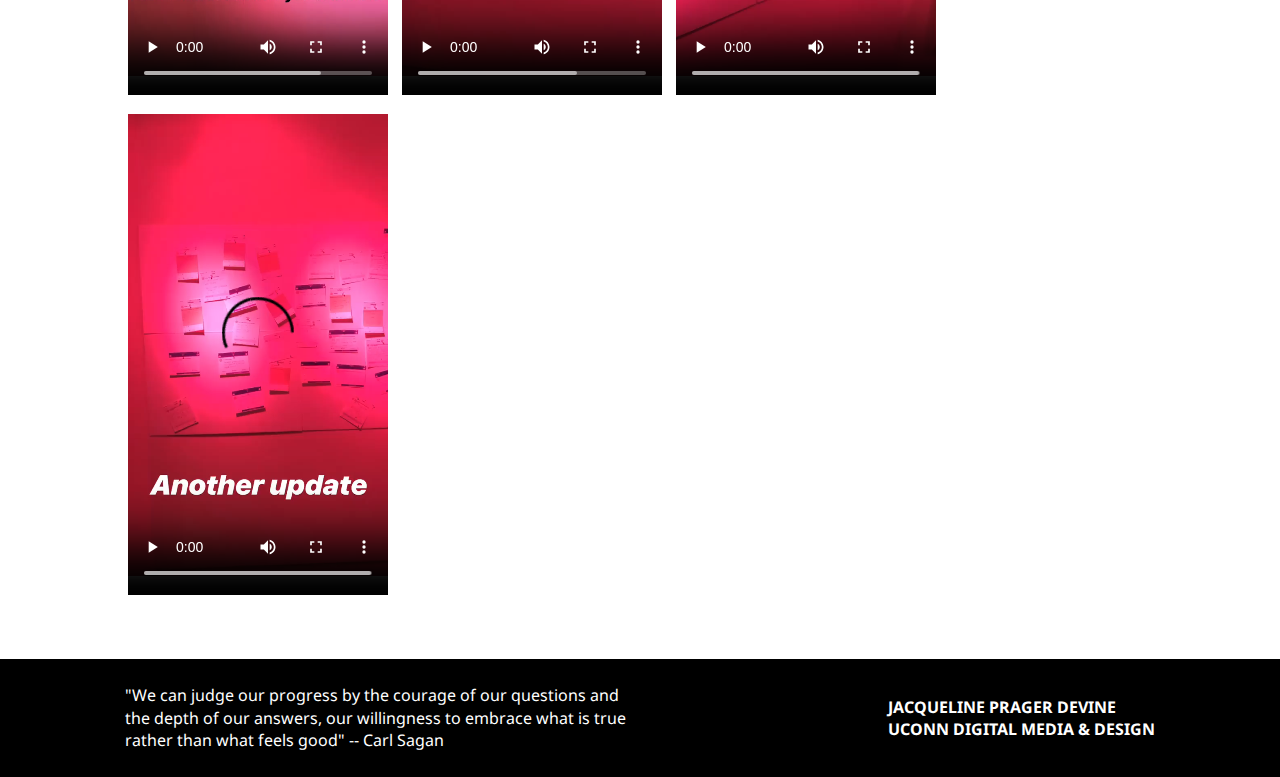
<file: tailspin.html>
<!doctype html>
<html class="no-js" lang="en">
    <head>
        <meta charset="utf-8">
        <meta http-equiv="x-ua-compatible" content="ie=edge">
        <title></title>
        <meta name="description" content="">
        <meta name="viewport" content="width=device-width, initial-scale=1">
        <link rel="manifest" href="site.webmanifest">
        <link rel="apple-touch-icon" href="icon.png">
        <!-- Place favicon.ico in the root directory -->

        <link rel="stylesheet" href="css/normalize.css">
        <link rel="stylesheet" href="css/main.css">

<link href="https://fonts.googleapis.com/css?family=Cormorant+Garamond:600|Noto+Sans" rel="stylesheet">



<link href="https://fonts.googleapis.com/css?family=EB+Garamond|UnifrakturMaguntia" rel="stylesheet">


    </head>
    <body>
        <!--[if lte IE 9]>
            <p class="browserupgrade">You are using an <strong>outdated</strong> browser. Please <a href="https://browsehappy.com/">upgrade your browser</a> to improve your experience and security.</p>
        <![endif]-->

<nav>
    <ul>
        <li><a href="index.html">HOME</a></li>
        <li><a href="background.html">BACKGROUND</a></li>
        <li><a href="in-depth.html">IN-DEPTH</a></li>
        <li><a href="data.html">DATA</a></li>
        <li><a href="case-studies.html">CASE STUDIES</a></li>
        <li><a href="tailspin.html"><span class="nav-ts">tailspin</span></a></li>
        <li><a href="about.html">ABOUT</a></li>
    </ul>
</nav>

<div class="header">
<header class="left"><span class="pink">tailspin</span></header>

<div class="right">
    <p>JACQUELINE PRAGER DEVINE</p>
    <p>UCONN DIGITAL MEDIA &amp DESIGN</p>
</div>
</div>

<div id="container-tailspin">

<div id="display-header">
    <h4>ON DISPLAY NOW AT THE BENTON</h4>
</div>

<p>In a way that synthesizes all aspects of my MFA thesis, “tailspin” can also stand alone as a commentary on what we are willing to share with each other, online, anonymously. I chose the color pink for the obvious reason: in all its “girly,” “feminine” symbolism. What does it mean to stand inside of a pink space while confessing pain on a native social media post? What is the significance of, very briefly, existing in a dichotomy of what feels like feminine innocence while expressing the pain you may have felt as a woman, or someone who knows a woman?</p>


<div id="tailspin-post-group">
<img src="img/design-facebook-2.png">
<img src="img/design-insta-2.png">
<img src="img/design-twitter-2.png">
</div>


<p>By transitioning the digital aspects of this project into an analog space, it was important to me to preserve the nativeness of the social media posts. Since this movement spread like wildfire across various digital platforms, I wanted to mimic that environment while maintaining the participant’s ability to share whatever they choose. And, in the end, these posts will be archived online (on jacquelines-thesis.com) in order to allow those who weren’t able to attend the exhibit to look back on the posts and, maybe, see themselves in the stories that were shared.</p> 

<p>This project was named “tailspin” in an attempt to pin-down what so many victims of sexual assault have endured as a result of their pain; a freefall with no ending, always being whipped in circles by your past, going headfirst, into an unknown reception of something that was never, ever your fault.</p>

 <video width="260" height="500" controls style="padding-right: 1%;">
  <source src="img/1.mp4" type="video/mp4">
Your browser does not support the video tag.
</video> 

<video width="260" height="500" controls style="padding-right: 1%;">
    <source src="img/2.mp4" type="video/mp4">  
</video>

<video width="260" height="500" controls style="padding-right: 1%;">
    <source src="img/3.mp4" type="video/mp4">  
</video>

<video width="260" height="500" controls style="padding-right: 1%;">
    <source src="img/4.mp4" type="video/mp4">  
</video>

</div>


<footer>
    <p class="left-footer">"We can judge our progress by the courage of our questions and the depth of our answers, our willingness to embrace what is true rather than what feels good" -- Carl Sagan</p>
    <div class="right-footer">
        <p>JACQUELINE PRAGER DEVINE</p>
        <p>UCONN DIGITAL MEDIA &amp DESIGN</p>
    </div>
</footer>


        <script src="js/vendor/modernizr-3.5.0.min.js"></script>
        <script src="https://code.jquery.com/jquery-3.2.1.min.js" integrity="sha256-hwg4gsxgFZhOsEEamdOYGBf13FyQuiTwlAQgxVSNgt4=" crossorigin="anonymous"></script>
        <script>window.jQuery || document.write('<script src="js/vendor/jquery-3.2.1.min.js"><\/script>')</script>
        <script src="js/plugins.js"></script>
        <script src="js/main.js"></script>

        <!-- Google Analytics: change UA-XXXXX-Y to be your site's ID. -->
        <script>
            window.ga=function(){ga.q.push(arguments)};ga.q=[];ga.l=+new Date;
            ga('create','UA-XXXXX-Y','auto');ga('send','pageview')
        </script>
        <script src="https://www.google-analytics.com/analytics.js" async defer></script>
    </body>
</html>
</file>
<file: css/main.css>
/*! HTML5 Boilerplate v6.0.1 | MIT License | https://html5boilerplate.com/ */

/*
 * What follows is the result of much research on cross-browser styling.
 * Credit left inline and big thanks to Nicolas Gallagher, Jonathan Neal,
 * Kroc Camen, and the H5BP dev community and team.
 */

/* ==========================================================================
   Base styles: opinionated defaults
   ========================================================================== */

html {
    color: #222;
    font-size: 1em;
    line-height: 1.4;
}

/*
 * Remove text-shadow in selection highlight:
 * https://twitter.com/miketaylr/status/12228805301
 *
 * Vendor-prefixed and regular ::selection selectors cannot be combined:
 * https://stackoverflow.com/a/16982510/7133471
 *
 * Customize the background color to match your design.
 */

::-moz-selection {
    background: #b3d4fc;
    text-shadow: none;
}

::selection {
    background: #b3d4fc;
    text-shadow: none;
}

/*
 * A better looking default horizontal rule
 */

hr {
    display: block;
    height: 1px;
    border: 0;
    border-top: 1px solid #ccc;
    margin: 1em 0;
    padding: 0;
}

/*
 * Remove the gap between audio, canvas, iframes,
 * images, videos and the bottom of their containers:
 * https://github.com/h5bp/html5-boilerplate/issues/440
 */

audio,
canvas,
iframe,
img,
svg,
video {
    vertical-align: middle;
}

/*
 * Remove default fieldset styles.
 */

fieldset {
    border: 0;
    margin: 0;
    padding: 0;
}

/*
 * Allow only vertical resizing of textareas.
 */

textarea {
    resize: vertical;
}

/* ==========================================================================
   Browser Upgrade Prompt
   ========================================================================== */

.browserupgrade {
    margin: 0.2em 0;
    background: #ccc;
    color: #000;
    padding: 0.2em 0;
}

/* ==========================================================================
   Author's custom styles
   ========================================================================== */

/*-------------------------------MOBILE-----------------------------------*/

#tailspin-ad {
    max-height:300px!important;
}

#tailspin-ad img {
    object-fit: contain;
    width:50% !important;
}

nav ul li a{
    color: black;
    text-decoration: none;
}

nav ul li a:visied{
    color: black;
}

@media screen and (max-width: 500px){


nav{
    background-color: white;
}

nav ul{
    margin-top: 0;
    margin-bottom: 0;
    padding: 2% 0% 2% 5%;
    list-style-type: none;
}

nav ul li{
    color: black;
    font-family: 'Noto Sans', sans-serif;
    font-weight: bold;
    font-size: 20px;
}

nav ul li:hover{
    text-decoration: underline;
}

.nav-ts{
    color: #f49ac1;
}

.nav-ts:hover{
    text-decoration: underline;
    color: #f49ac1;
}

.header{
    margin-top: 1%;
    width: 90%;
    margin-right: auto;
    margin-left: auto;
    justify-content: space-between;
    border-bottom: 4px solid black;

}

header{
    font-weight: bold;
    font-family: 'Noto Sans', sans-serif;
}

.home-header{
    font-size: 22px;
    align-self: center;
    color: black;
    width: 100%;
    padding-bottom: 5%;

}

.left{
    color: black;
    font-size: 50px;
    align-self: center;
}

.right{
    margin-left: 2%;
    margin-bottom: 3%;
    align-self: center;
    color: #656565;
    font-weight: bold;
}

.right p{
    margin: 0;
    font-family: 'Noto Sans', sans-serif;
}

#tailspin-ad{
    display: block;
    margin-left: auto;
    margin-right: auto;
    margin-top: 3%;
    width: 90%;
    background-color: #f49ac1;
    font-family: 'Noto Sans', sans-serif;
    display: flex;
    justify-content: space-around;
}

#tailspin-ad img{
    max-height: 300px;
    max-width:200px;
}

#tailspin-ad h3, #tailspin-ad h4{
    margin: 0;
}

.tailspin-ad-left{
    align-self: center;
    margin-left: 5%;
}

#tailspin-ad h3{
    color: black;
    font-weight: bolder;
    font-size: 20px;
}

#tailspin-ad h4{
    color: #656565;
}

#home-caption{
    display: block;
    margin-left: auto;
    margin-right: auto; 
    margin-top: 2%;
    width: 90%;
    font-family: 'Noto Sans', sans-serif;
    font-size: 20px;
}

/*-----------------HOME-------------------*/

#container{
    width: 90%;
    display: block;
    margin-left: auto;
    margin-right: auto;
}

.preview-box-inner img{
    width: 100%;
}

.preview-box-inner p{
    width: 100%;
    font-family: 'Noto Sans', sans-serif;
    margin: 0;
}

.top-2 h3, .bottom-2 h3{
    font-family: 'Noto Sans', sans-serif;
    background-color: black;
    color: white;
    width: 98%;
    padding-left: 2%;
    font-size: 25px;
}

.preview-box-left{
    padding-right: 5%;
}

/*-----------------HOME-------------------*/


/*-----------------BACKGROUND-------------------*/


#container-background{
    width: 90%;
    margin-left: auto;
    margin-right: auto;
    font-family: 'Noto Sans', sans-serif;
}

#container-background h3{
    text-align: center;
    background-color: black;
    color: white;
    padding: 1% 0 1% 0;
    font-size: 30px;
}

#container-background p{
    font-size: 20px;
}

/*-----------------BACKGROUND-------------------*/

/*-----------------IN-DEPTH-------------------*/

#container-in-depth{
    width: 90%;
    margin-right: auto;
    margin-left: auto; 
}

#container-in-depth h2{
    font-family: 'UnifrakturMaguntia', cursive;
    font-size: 50px;
}


#container-in-depth img{
    width: 100%;
}


#container-in-depth h3{
    font-family: 'EB Garamond', serif;
    font-size: 30px;
}

#container-in-depth h5{
    font-family: 'EB Garamond', serif;
}

#container-in-depth h4{
    font-family: 'EB Garamond', serif;
    font-size: 25px;
    margin: 0;
}

#container-in-depth p{
    font-family: 'EB Garamond', serif;
    font-size: 20px;
}

/*-----------------IN-DEPTH-------------------*/
/*-----------------DATA-------------------*/

/*-----------begin code from w3schools---------*/

button{
    font-family: 'Noto Sans', sans-serif;
    margin: 3%;
    width: 100%;
}

.tablink {
  background-color: black;
  color: white;
  border: none;
  float: left;
  outline: none;
  cursor: pointer;
  padding: 14px 16px;
  font-size: 10px;
  width: 25%;
}

.tablink:hover {
  background-color: #777;
}

/* Style the tab content (and add height:100% for full page content) */
.tabcontent {
  color: black;
  display: none;
  padding: 100px 20px;
  height: 100%;
}

#Home {background-color: white;}
#News {background-color: white;}
#Contact {background-color: white;}
/*#About {background-color: white;}*/

#container-data p{
    font-family: 'Noto Sans', sans-serif;
    text-align: left;   
}

/*-----------end code from w3schools---------*/

#container-data{
    width: 90%;
    margin-right: auto;
    margin-left: auto;
}

.top-data{
    margin: 3% 0 7% 0;
    font-family: 'Noto Sans', sans-serif;    
}

.top-data img{
    display: none;
}

.tab-data{
    width: 100%;
    font-family: 'Noto Sans', sans-serif;
    text-align: center;
    font-size: 20px;
    border: 2px black solid;
    border-radius: 10px;
    padding: .5%;
    margin: 2% 0 2% 0;
}

#container-data h4{
    font-family: 'Noto Sans', sans-serif;
    font-size: 20px;
}

.data-q img{
    width: 100%;
    padding: 2%;
    border: 2px solid black;
}

.data-q p{
    padding: 2%;
    font-family: 'Noto Sans', sans-serif;
    font-size: 15px;
    width: 100%;
    background-color: black;
    color: white;
    border: 1px solid black;
    border-radius: 10px;
    align-self: center;
}

.tabcontent h3{
    font-family: 'Noto Sans', sans-serif;

}

/*-----------------DATA-------------------*/
/*----------------case studies-------------*/

#container-cs{
    width: 90%;
    margin-right: auto;
    margin-left: auto;
}

.top-cs{
    margin: 5% 0 5% 0;
    font-family: 'Noto Sans', sans-serif;

}

.top-cs img{
    display: none;
}


.tab-cs:hover{
    background-color: lightgray;
}

.tab-cs{
    margin: 2% 0 2% 0;
    width: 100%;
    font-family: 'Noto Sans', sans-serif;
    text-align: center;
    font-size: 18px;
    border: 2px black solid;
    border-radius: 10px;
    padding: 1%;
}

#lg-top img{
    width: 100%;
}

#lg-top{
    padding: 3% 0 3% 0;
}

.lg-portrait{
    display: none;
}

#lg-top p{
    font-family: 'Noto Sans', sans-serif;
    margin-left: 2%; 
    width: 100%;
    align-self: center;
}

#container-cs h4{
    font-family: 'Noto Sans', sans-serif;
    font-size: 20px;
}


p{
    font-family: 'Noto Sans', sans-serif;  
}

#fletcher-letter{
    padding: 2% 0 2% 0;
}

#fletcher-social img{
    object-fit: contain;
}

#fletcher-social{
    width: 80%;
    margin-top: 3%;
    margin-left: auto;
    margin-right: auto;
    display: flex;
    align-items: space-between;
    padding-bottom: 3%;
}

.img-1{
    margin-right: 5%;
    width: 50%;
}


.img-2{
    width:50%;
}


.cs-q{
    display: flex;
}

.cs-q img{
    width: 70%;
    padding: 2%;
    border: 2px solid black;
}

.cs-q p{
    margin-left: 3%;
    padding: 1%;
    font-family: 'Noto Sans', sans-serif;
    font-size: 15px;
    width: 340%;
    background-color: black;
    color: white;
    border: 1px solid black;
    border-radius: 10px;
    align-self: center;
}

#quick-facts-cs li, #quick-facts-cs h4{
    font-family: 'Noto Sans', sans-serif;
    margin-left: 3%;

}


/*---------------------case studies---------------*/
/*----------------tailspin-------------*/

.pink{
    color: #f49ac1;
}

#container-tailspin{
    width: 90%;
    margin-left: auto;
    margin-right: auto;
}

#display-header{
    font-family: 'Noto Sans', sans-serif;
    font-size: 18px;
    margin: 3% 0 3% 0;
}

#display-header h4{
    padding: 2% 0 0 0;
    margin: 0;
}

#container-tailspin img{
    width: 100%;
    display: block;
    margin-left: auto;
    margin-right: auto;
    margin-top: 5%;
    border: 3px solid #f49ac1;
    border-radius: 10px;
}

#container-tailspin p{
    font-family: 'Noto Sans', sans-serif;
    padding: 1% 0 1% 0;

}

/*----------------tailspin-------------*/

/*----------------about-------------*/

#container-about{
    width: 90%;
    margin-right: auto;
    margin-left: auto;
    font-family: 'Noto Sans', sans-serif;    
}

#container-about h4{
    font-size: 20px; 
}

#about-top img{
    width: 80%;
    display: block;
    margin-left: auto;
    margin-right: auto;
    margin-top: 5%;
}

#about-right h4, #references h4, #acknowledgements h4{
    border-bottom: 2px black solid;
    padding: 1%;
}

#connect{
    display: flex;
    justify-content: space-around;
}

#connect h3{
    font-size: 16px;
    text-align: center;
}

#social-icons{
    display: flex;
    justify-content: center;
}

#social-icons img{
    width: 15%;
    padding: 1% 1% 1% 1%;
}

#social-icons img:hover{
    opacity: 0.5;
}


/*----------------about-------------*/




footer{
    font-family: 'Noto Sans', sans-serif;
    margin-top: 5%;
    background-color: black;
    color: white;
    justify-content: space-around;
    padding: 2% 0 2% 0;
}

.left-footer{
    align-self: center;
    width: 90%;
    padding: 5%;
    font-size: 16px;
    margin: 0;
}

.right-footer p{
    margin: 0;
    font-weight: bold;
}

.right-footer{
    align-self: center;
    padding: 5%;
}

}

/*--------------------------------TABLET-------------------------------------*/

 @media screen and (min-width: 501px) and (max-width: 949px){


nav{
    background-color: white;
}

nav ul{
    margin-top: 0;
    margin-bottom: 0;
    padding: 2% 0% 2% 0%;
    display: flex;
    align-content: center;
    justify-content: space-around;
    list-style-type: none;
}

nav ul li{
    color: black;
    font-family: 'Noto Sans', sans-serif;
    font-weight: bold;
    font-size: 15px;
}

nav ul li:hover{
    text-decoration: underline;
}

.nav-ts{
    color: #f49ac1;
}

.nav-ts:hover{
    text-decoration: underline;
    color: #f49ac1;
}

.header{
    margin-top: 1%;
    width: 80%;
    margin-right: auto;
    margin-left: auto;
    border-bottom: 4px solid black;
}

header{
    font-weight: bold;
    font-family: 'Noto Sans', sans-serif;
    margin: 0;
}

.home-header{
    font-size: 25px;
    align-self: center;
    color: black;
    width: 100%;
    padding-bottom: 2%;
}


.left{
    color: black;
    font-size: 70px;
}

.right{
    color: #656565;
    font-weight: bold;
    font-size: 15px;
    margin-left: 1%;
    margin-bottom: 2%;
}

.right p{
    margin: 0;
    font-family: 'Noto Sans', sans-serif;
}

#tailspin-ad{
    display: block;
    margin-left: auto;
    margin-right: auto;
    margin-top: 3%;
    width: 80%;
    background-color: #f49ac1;
    font-family: 'Noto Sans', sans-serif;
    display: flex;
    justify-content: space-around;
}

#tailspin-ad img{
    max-width: 200px;
    max-height: 300px;
}

#tailspin-ad h3, #tailspin-ad h4{
    margin: 0;
}

.tailspin-ad-left{
    align-self: center;
    margin-left: 5%;
}

#tailspin-ad h3{
    color: black;
    font-weight: bolder;
    font-size: 25px;
}

#tailspin-ad h4{
    color: #656565;
}

#home-caption{
    display: block;
    margin-left: auto;
    margin-right: auto; 
    margin-top: .5%;
    width: 80%;
    font-family: 'Noto Sans', sans-serif;
    font-size: 14px;
}

/*-----------------------HOME-----------------------*/

#container{
    width: 80%;
    display: block;
    margin-left: auto;
    margin-right: auto;
}

.preview-box-inner img{
    width: 100%;
}

.preview-box-inner p{
    width: 100%;
    font-family: 'Noto Sans', sans-serif;
    margin: 0;
}

.top-2, .bottom-2{
    display: flex;
    justify-content: space-around;
}

.top-2 h3, .bottom-2 h3{
    font-family: 'Noto Sans', sans-serif;
    background-color: black;
    color: white;
    width: 98%;
    padding-left: 2%;
    font-size: 25px;
}

.preview-box-left{
    padding-right: 5%;
}

/*-----------------------HOME-----------------------*/
/*-----------------------BACKGROUND-----------------------*/


#container-background{
    width: 80%;
    margin-left: auto;
    margin-right: auto;
    font-family: 'Noto Sans', sans-serif;
}

#container-background h3{
    text-align: left;
    background-color: black;
    color: white;
    padding: 1% 0% 1% 2%;
    font-size: 25px;
}

#container-background p{
    font-size: 18px;
}

/*-----------------------BACKGROUND-----------------------*/

/*-----------------IN-DEPTH-------------------*/

#container-in-depth{
    width: 80%;
    margin-right: auto;
    margin-left: auto; 
}

#container-in-depth img{
    width: 100%;
}

#ID-flex{
    display: flex;
}

#container-in-depth h5{
    font-family: 'EB Garamond', serif;
}

#container-in-depth h2{
    font-family: 'UnifrakturMaguntia', cursive;
    font-size: 50px;
}

#container-in-depth h3{
    font-family: 'EB Garamond', serif;
    font-size: 30px;
    margin-bottom: 3%;
}

#container-in-depth h4{
    font-family: 'EB Garamond', serif;
    font-size: 20px;
    margin: 0;
}

#container-in-depth p{
    font-family: 'EB Garamond', serif;
    font-size: 20px;
}

/*-----------------IN-DEPTH-------------------*/
/*-----------------DATA-------------------*/

/*-----------begin code from w3schools---------*/

button{
    font-family: 'Noto Sans', sans-serif;
    margin: 3%;
}

.tablink {
  background-color: black;
  color: white;
  float: left;
  border: none;
  outline: none;
  cursor: pointer;
  padding: 14px 16px;
  font-size: 12px;
  width: 25%;
}

.tablink:hover {
  background-color: #777;
}

/* Style the tab content (and add height:100% for full page content) */
.tabcontent {
  color: black;
  display: none;
  padding: 100px 20px;
  height: 100%;
}

#Home {background-color: white;}
#News {background-color: white;}
#Contact {background-color: white;}
#About {background-color: white;}

#container-data p{
    font-family: 'Noto Sans', sans-serif;
    text-align: left;   
}

/*-----------end code from w3schools---------*/

#container-data{
    width: 80%;
    margin-right: auto;
    margin-left: auto;
}

.top-data{
    margin: 3% 0 7% 0;
    font-family: 'Noto Sans', sans-serif;    
}

.top-data img{
    display: none;
}

#data-tabs{
    display: flex;
    justify-content: space-around;
}

.tab-data{
    width: 30%;
    font-family: 'Noto Sans', sans-serif;
    text-align: center;
    font-size: 12px;
    border: 2px black solid;
    border-radius: 10px;
    padding: .5%;
}

#container-data h4{
    font-family: 'Noto Sans', sans-serif;
    font-size: 20px;
}

.data-q img{
    width: 100%;
    padding: 2%;
    border: 2px solid black;
}

.data-q p{
    padding: 2%;
    font-family: 'Noto Sans', sans-serif;
    font-size: 15px;
    width: 100%;
    background-color: black;
    color: white;
    border: 1px solid black;
    border-radius: 10px;
    align-self: center;
}

.tabcontent h3{
    font-family: 'Noto Sans', sans-serif;
}



/*-----------------DATA-------------------*/
/*----------------case studies-------------*/

#container-cs{
    width: 80%;
    margin-right: auto;
    margin-left: auto;
}

.top-cs{
    margin: 5% 0 5% 0;
    font-family: 'Noto Sans', sans-serif;

}

.top-cs img{
    display: none;
}

#cs-tabs{
    display: flex;
    justify-content: space-around;
}

.tab-cs:hover{
    background-color: lightgray;
}

.tab-cs{
    width: 20%;
    font-family: 'Noto Sans', sans-serif;
    text-align: center;
    font-size: 12px;
    border: 2px black solid;
    border-radius: 10px;
    padding: .5%;
}

#container-cs h4{
    font-family: 'Noto Sans', sans-serif;
    font-size: 20px;
}

p{
    font-family: 'Noto Sans', sans-serif;  
}

#fletcher-letter{
    padding: 2% 0 2% 0;
}

#fletcher-social img{
    object-fit: contain;
}

#fletcher-social{
    width: 80%;
    margin-top: 3%;
    margin-left: auto;
    margin-right: auto;
    display: flex;
    align-items: space-between;
    padding-bottom: 3%;
}

.img-1{
    margin-right: 5%;
    width: 50%;
}

.img-2{
    width:50%;
}


.cs-q{
    display: flex;
}

.cs-q img{
    width: 70%;
    padding: 2%;
    border: 2px solid black;
}

.cs-q p{
    margin-left: 3%;
    padding: 1%;
    font-family: 'Noto Sans', sans-serif;
    font-size: 15px;
    width: 30%;
    background-color: black;
    color: white;
    border: 1px solid black;
    border-radius: 10px;
    align-self: center;
}

#quick-facts-cs li, #quick-facts-cs h4{
    font-family: 'Noto Sans', sans-serif;
    margin-left: 3%;

}
/*---------------------case studies---------------*/
/*----------------tailspin-------------*/

.pink{
    color: #f49ac1;
}

#container-tailspin{
    width: 80%;
    margin-left: auto;
    margin-right: auto;
}

#display-header{
    font-family: 'Noto Sans', sans-serif;
    font-size: 25px;
    margin: 3% 0 3% 0;
}

#display-header h4{
    padding: 2% 0 0 0;
    margin: 0;
}

#container-tailspin img{
    width: 70%;
    display: block;
    margin-left: auto;
    margin-right: auto;
    margin-top: 5%;
    border: 3px solid #f49ac1;
    border-radius: 10px;
}

#container-tailspin p{
    font-family: 'Noto Sans', sans-serif;
    padding: 1% 0 1% 0;

}

/*----------------tailspin-------------*/
/*----------------about-------------*/

#container-about{
    width: 80%;
    margin-right: auto;
    margin-left: auto;
    font-family: 'Noto Sans', sans-serif;    
}

#container-about h4{
    font-size: 20px; 
}

#about-top img{
    width: 80%;
    display: block;
    margin-left: auto;
    margin-right: auto;
    margin-top: 3%;
}

#about-right h4, #references h4, #acknowledgements h4{
    border-bottom: 2px black solid;
    padding: 1%;
}

#connect{
    display: flex;
    justify-content: space-around;
}

#connect h3{
    font-size: 12px;
    text-align: center;
}

#line{
    align-self: center;
    margin: 1%;
    height: 2px;
    width: 30%;
    background-color: black;
}

#social-icons{
    display: flex;
    justify-content: center;
}

#social-icons img{
    width: 10%;
    padding: 1% 1% 1% 1%;
}

#social-icons img:hover{
    opacity: 0.5;
}


/*----------------about-------------*/


footer{
    font-family: 'Noto Sans', sans-serif;
    margin-top: 5%;
    background-color: black;
    color: white;
    display: flex;
    justify-content: space-around;
    padding: 2% 0 2% 0;
}

.left-footer{
    align-self: center;
    width: 40%;
    font-size: 16px;
    margin: 0;
}

.right-footer p{
    margin: 0;
    font-weight: bold;
}

.right-footer{
    align-self: center;
}



}


/*--------------------------------DESKTOP----------------------------------*/


@media screen and (min-width: 950px){


nav{
    background-color: white;
}

nav ul{
    margin-top: 0;
    margin-bottom: 0;
    padding: 2% 0% 2% 0%;
    display: flex;
    align-content: center;
    justify-content: space-around;
    list-style-type: none;
}

nav ul li{
    color: black;
    font-family: 'Noto Sans', sans-serif;
    font-weight: bold;
    font-size: 20px;
    text-align: center;
}

nav ul li:hover{
    text-decoration: underline;
}

.nav-ts{
    color: #f49ac1;
}

.nav-ts:hover{
    text-decoration: underline;
    color: #f49ac1;
}

.header{
    margin-top: 1%;
    width: 80%;
    margin-right: auto;
    margin-left: auto;
    display: flex;
    justify-content: space-between;
    border-bottom: 4px solid black;
}

header{
    font-weight: bold;
    font-family: 'Noto Sans', sans-serif;
}

.left{
    font-size: 70px;

}

.home-header{
    font-size: 29px;
    align-self: center;
    color: black;
    width: 60%;
    padding-bottom: 2%;

}

.right{
    align-self: center;
    color: #656565;
    font-weight: bold;
}

.right p{
    margin: 0;
    font-family: 'Noto Sans', sans-serif;
}

#tailspin-ad{
    display: block;
    margin-left: auto;
    margin-right: auto;
    margin-top: 3%;
    width: 80%;
    background-color: #f49ac1;
    font-family: 'Noto Sans', sans-serif;
    display: flex;
    justify-content: space-around;
}

#tailspin-ad img{
    width: 12%;
}

#tailspin-ad h3, #tailspin-ad h4{
    margin: 0;
}

.tailspin-ad-left{
    align-self: center;
    padding-left: 15%;
    width: 100%;
}

#tailspin-ad h3{
    color: black;
    font-weight: bolder;
    font-size: 25px;
}

#tailspin-ad h4{
    color: #656565;
    width: 100%;
}

#home-caption{
    display: block;
    margin-left: auto;
    margin-right: auto; 
    margin-top: .5%;
    width: 80%;
    font-family: 'Noto Sans', sans-serif;
    font-size: 14px;
}

/*-----------------------HOME-----------------------*/


#container{
    width: 80%;
    display: block;
    margin-left: auto;
    margin-right: auto;
}

.preview-box-inner img{
    width: 100%;
}

.preview-box-inner p{
    width: 100%;
    font-family: 'Noto Sans', sans-serif;
    margin: 0;
    padding-top: 3%;
}

.top-2, .bottom-2{
    display: flex;
    justify-content: space-around;
}

.top-2 h3, .bottom-2 h3{
    font-family: 'Noto Sans', sans-serif;
    background-color: black;
    color: white;
    width: 98%;
    padding-left: 2%;
    font-size: 25px;
}

.preview-box-left{
    padding-right: 5%;
}

/*-----------------------HOME-----------------------*/
/*-----------------------BACKGROUND-----------------------*/


#container-background{
    width: 80%;
    margin-left: auto;
    margin-right: auto;
    font-family: 'Noto Sans', sans-serif;
}

#container-background h3{
    width: 40%;
    text-align: left;
    background-color: black;
    color: white;
    padding: .5% 0% .5% 1%;
    font-size: 25px;
}


#container-background p{
    font-size: 18px;
}

#container-background h4{
    font-size: 20px;
}

#container-background li {
    font-size: 18px;
}

 /* Dropdown Button */
.dropbtn {
  background-color: #4CAF50;
  color: white;
  padding: 16px;
  font-size: 16px;
  border: none;
}

/* The container <div> - needed to position the dropdown content */
.dropdown {
  position: relative;
  display: inline-block;
}

/* Dropdown Content (Hidden by Default) */
.dropdown-content {
  display: none;
  position: absolute;
  background-color: #f1f1f1;
  min-width: 1000px;
  box-shadow: 0px 8px 16px 0px rgba(0,0,0,0.2);
  z-index: 1;
}

/* Links inside the dropdown */
.dropdown-content a {
  color: black;
  padding: 12px 16px;
  text-decoration: none;
  display: block;
}

/* Change color of dropdown links on hover */
.dropdown-content a:hover {background-color: #ddd;}

/* Show the dropdown menu on hover */
.dropdown:hover .dropdown-content {display: block;}

/* Change the background color of the dropdown button when the dropdown content is shown */
.dropdown:hover .dropbtn {background-color: #3e8e41;} 



/*-----------------------BACKGROUND-----------------------*/

/*-----------------IN-DEPTH-------------------*/

#container-in-depth{
    width: 60%;
    margin-right: auto;
    margin-left: auto; 
}

#container-in-depth h2{
    font-family: 'UnifrakturMaguntia', cursive;
    font-size: 50px;
    text-align: left;
}

#ID-flex{
    display: flex;
}

.ID-left{
    margin-right: 3%;
}

h5{
    font-family: 'EB Garamond', serif;

}

h3{
    font-size: 30px;
}

#container-in-depth img{
    width: 100%;
}

#interview{
    width: 70%;
    margin-left: auto;
    margin-right: auto;
    display: block;
}

.jd{
    background-color: #cde1e4;
    padding: 1%;
}

.tb{
    background-color: #e589c9;
    padding: 1%;
}

#container-in-depth h3{
    width: 80%;
    font-family: 'EB Garamond', serif;
    font-size: 30px;
    margin-bottom: 3%;
}

#container-in-depth h4{
    font-family: 'EB Garamond', serif;
    font-size: 20px;
    margin: 0;
}

#container-in-depth p{
    font-family: 'EB Garamond', serif;
    font-size: 20px;
}

/*-----------------IN-DEPTH-------------------*/






/*-----------------DATA-------------------*/

/*-----------begin code from w3schools---------*/

button{
    font-family: 'Noto Sans', sans-serif;
    margin: 3%;
}

.tablink {
  background-color: black;
  color: white;
  float: left;
  border: none;
  outline: none;
  cursor: pointer;
  padding: 14px 16px;
  font-size: 18px;
  width: 25%;
}

.tablink:hover {
  background-color: #777;
}

/* Style the tab content (and add height:100% for full page content) */
.tabcontent {
  color: black;
  display: none;
  padding: 100px 20px;
  height: 100%;
}

#Home {background-color: white;}
#News {background-color: white;}
#Contact {background-color: white;}
#About {background-color: white;}

#container-data p{
    font-family: 'Noto Sans', sans-serif;
    text-align: left;   
}

/*-----------end code from w3schools---------*/

#container-data{
    width: 80%;
    margin-right: auto;
    margin-left: auto;
}

#quick-facts-data li{
    font-family: 'Noto Sans', sans-serif;
}

.top-data{
    display: flex;
    margin: 5% 0 5% 0;
    justify-content: space-around;
}

.top-data img{
    width: 100%;
}

#race-gender{
    display: flex;
    align-items: center;
}

#race-gender img{
    width: 80%;
}

.gender{
    margin-right: 5%;
}

.gender img{
    width: 80%;
}

.race img{
    width: 100%;
}

#data-tabs{
    display: flex;
    justify-content: space-around;
}

.tab-data:hover{
    background-color: lightgray;
}

.tab-data{
    width: 30%;
    font-family: 'Noto Sans', sans-serif;
    text-align: center;
    font-size: 20px;
    border: 2px black solid;
    border-radius: 10px;
    padding: .5%;
}

#container-data h4{
    font-family: 'Noto Sans', sans-serif;
    font-size: 20px;
}

.data-q{
    display: flex;
}

.data-q-attitudes img{
    width: 80%;
    border-bottom: 3px solid black;
    margin-bottom: 3%;
}

.data-q img{
    width: 60%;
    padding: 2%;
    border: 2px solid black;
}

.data-q p{
    margin-left: 3%;
    padding: 1%;
    font-family: 'Noto Sans', sans-serif;
    font-size: 15px;
    width: 30%;
    background-color: black;
    color: white;
    border: 1px solid black;
    border-radius: 10px;
    align-self: center;
}

.tabcontent h3{
    font-family: 'Noto Sans', sans-serif;

}

/*-----------------DATA-------------------*/
/*----------------case studies-------------*/

#container-cs{
    width: 80%;
    margin-right: auto;
    margin-left: auto;
}

.top-cs{
    display: flex;
    margin: 5% 0 5% 0;
    justify-content: space-around;
}

.top-cs img{
    width: 50%;
}

#cs-tabs{
    display: flex;
    justify-content: space-around;
}

.tab-cs:hover{
    background-color: lightgray;
}

.tab-cs{
    width: 20%;
    font-family: 'Noto Sans', sans-serif;
    text-align: center;
    font-size: 20px;
    border: 2px black solid;
    border-radius: 10px;
    padding: .5%;
} 

#container-cs h4{
    font-family: 'Noto Sans', sans-serif;
    font-size: 20px;
}

p{
    font-family: 'Noto Sans', sans-serif;  
}

#fletcher-letter{
    padding: 2% 0 2% 0;
}

#fletcher-social img{
    object-fit: contain;
}

#fletcher-social{
    width: 80%;
    margin-top: 3%;
    margin-left: auto;
    margin-right: auto;
    display: flex;
    align-items: space-between;
    padding-bottom: 3%;
}

.img-1{
    margin-right: 5%;
    width: 50%;
}


.img-2{
    width:50%;
}


.cs-q{
    display: flex;
}

.cs-q img{
    width: 70%;
    padding: 2%;
    border: 2px solid black;
}

.cs-q p{
    margin-left: 3%;
    padding: 1%;
    font-family: 'Noto Sans', sans-serif;
    font-size: 15px;
    width: 30%;
    background-color: black;
    color: white;
    border: 1px solid black;
    border-radius: 10px;
    align-self: center;
}

#quick-facts-cs li, #quick-facts-cs h4{
    font-family: 'Noto Sans', sans-serif;
    margin-left: 3%;

}

/*---------------------case studies---------------*/
/*----------------tailspin-------------*/

.pink{
    color: #f49ac1;
}

#container-tailspin{
    width: 80%;
    margin-left: auto;
    margin-right: auto;
}

#display-header{
    font-family: 'Noto Sans', sans-serif;
    font-size: 25px;
    margin: 3% 0 3% 0;
}

#display-header h4{
    padding: 2% 0 0 0;
    margin: 0;
}

/*#container-tailspin img{
    width: 60%;
    display: block;
    margin-left: auto;
    margin-right: auto;
    margin-top: 5%;
    border: 3px solid #f49ac1;
    border-radius: 10px;
}*/

#tailspin-post-group{
    display: flex;
    justify-content: space-between;
    align-items: center;
}

#tailspin-post-group img{
    width: 30%;
    height: 100%;
    border-radius: 10px;
    border: 5px solid #f49ac1;
}

#container-tailspin p{
    font-family: 'Noto Sans', sans-serif;
    padding: 1% 0 1% 0;

}

/*----------------tailspin-------------*/
/*----------------about-------------*/

#container-about{
    width: 80%;
    margin-right: auto;
    margin-left: auto;
    font-family: 'Noto Sans', sans-serif;    
}

#container-about h4{
    font-size: 20px; 
}

#about-top{
    display: flex;
    justify-content: space-around;
    margin-top: 5%;
}

#about-top img{
    width: 40%;
}

#about-right{
    width: 50%;
    align-self: center;
}

#about-bottom{
    display: flex;
    justify-content: space-around;
    padding: 3% 0 3% 0;
}

#acknowledgements{
    padding-right: 3%;
    width: 60%;
}

#references{
    padding-left: 3%;
    width: 50%;
}

#references h4, #acknowledgements h4{
    border-bottom: 2px black solid;
    padding: 1%;
}

#nonprofits{
    display: flex;

}

#nonprofits img {
    width: 100%;
}

#nonprofits a {
    width: 100%;
    padding: 5%;
    display: block;
}

#connect{
    display: flex;
    justify-content: space-between;
}

#connect h3{
    font-size: 20px;
}

#line{
    align-self: center;
    margin: 1%;
    height: 2px;
    width: 30%;
    background-color: black;
}

#social-icons{
    display: flex;
    justify-content: center;
}

#social-icons img{
    width: 5%;
    padding: 1% 1% 1% 1%;
}

#social-icons img:hover{
    opacity: 0.5;
}


/*----------------about-------------*/


footer{
    font-family: 'Noto Sans', sans-serif;
    margin-top: 5%;
    background-color: black;
    color: white;
    display: flex;
    justify-content: space-around;
    padding: 2% 0 2% 0;
}

.left-footer{
    align-self: center;
    width: 40%;
    font-size: 16px;
    margin: 0;
}

.right-footer p{
    margin: 0;
    font-weight: bold;
}

.right-footer{
    align-self: center;
}

}


/* ==========================================================================
   Helper classes
   ========================================================================== */

/*
 * Hide visually and from screen readers
 */

.hidden {
    display: none !important;
}

/*
 * Hide only visually, but have it available for screen readers:
 * https://snook.ca/archives/html_and_css/hiding-content-for-accessibility
 *
 * 1. For long content, line feeds are not interpreted as spaces and small width
 *    causes content to wrap 1 word per line:
 *    https://medium.com/@jessebeach/beware-smushed-off-screen-accessible-text-5952a4c2cbfe
 */

.visuallyhidden {
    border: 0;
    clip: rect(0 0 0 0);
    -webkit-clip-path: inset(50%);
    clip-path: inset(50%);
    height: 1px;
    margin: -1px;
    overflow: hidden;
    padding: 0;
    position: absolute;
    width: 1px;
    white-space: nowrap; /* 1 */
}

/*
 * Extends the .visuallyhidden class to allow the element
 * to be focusable when navigated to via the keyboard:
 * https://www.drupal.org/node/897638
 */

.visuallyhidden.focusable:active,
.visuallyhidden.focusable:focus {
    clip: auto;
    -webkit-clip-path: none;
    clip-path: none;
    height: auto;
    margin: 0;
    overflow: visible;
    position: static;
    width: auto;
    white-space: inherit;
}

/*
 * Hide visually and from screen readers, but maintain layout
 */

.invisible {
    visibility: hidden;
}

/*
 * Clearfix: contain floats
 *
 * For modern browsers
 * 1. The space content is one way to avoid an Opera bug when the
 *    `contenteditable` attribute is included anywhere else in the document.
 *    Otherwise it causes space to appear at the top and bottom of elements
 *    that receive the `clearfix` class.
 * 2. The use of `table` rather than `block` is only necessary if using
 *    `:before` to contain the top-margins of child elements.
 */

.clearfix:before,
.clearfix:after {
    content: " "; /* 1 */
    display: table; /* 2 */
}

.clearfix:after {
    clear: both;
}

/* ==========================================================================
   EXAMPLE Media Queries for Responsive Design.
   These examples override the primary ('mobile first') styles.
   Modify as content requires.
   ========================================================================== */

@media only screen and (min-width: 35em) {
    /* Style adjustments for viewports that meet the condition */
}

@media print,
       (-webkit-min-device-pixel-ratio: 1.25),
       (min-resolution: 1.25dppx),
       (min-resolution: 120dpi) {
    /* Style adjustments for high resolution devices */
}

/* ==========================================================================
   Print styles.
   Inlined to avoid the additional HTTP request:
   http://www.phpied.com/delay-loading-your-print-css/
   ========================================================================== */

@media print {
    *,
    *:before,
    *:after {
        background: transparent !important;
        color: #000 !important; /* Black prints faster:
                                   http://www.sanbeiji.com/archives/953 */
        box-shadow: none !important;
        text-shadow: none !important;
    }

    a,
    a:visited {
        text-decoration: underline;
    }

    a[href]:after {
        content: " (" attr(href) ")";
    }

    abbr[title]:after {
        content: " (" attr(title) ")";
    }

    /*
     * Don't show links that are fragment identifiers,
     * or use the `javascript:` pseudo protocol
     */

    a[href^="#"]:after,
    a[href^="javascript:"]:after {
        content: "";
    }

    pre {
        white-space: pre-wrap !important;
    }
    pre,
    blockquote {
        border: 1px solid #999;
        page-break-inside: avoid;
    }

    /*
     * Printing Tables:
     * http://css-discuss.incutio.com/wiki/Printing_Tables
     */

    thead {
        display: table-header-group;
    }

    tr,
    img {
        page-break-inside: avoid;
    }

    p,
    h2,
    h3 {
        orphans: 3;
        widows: 3;
    }

    h2,
    h3 {
        page-break-after: avoid;
    }
}
</file>
